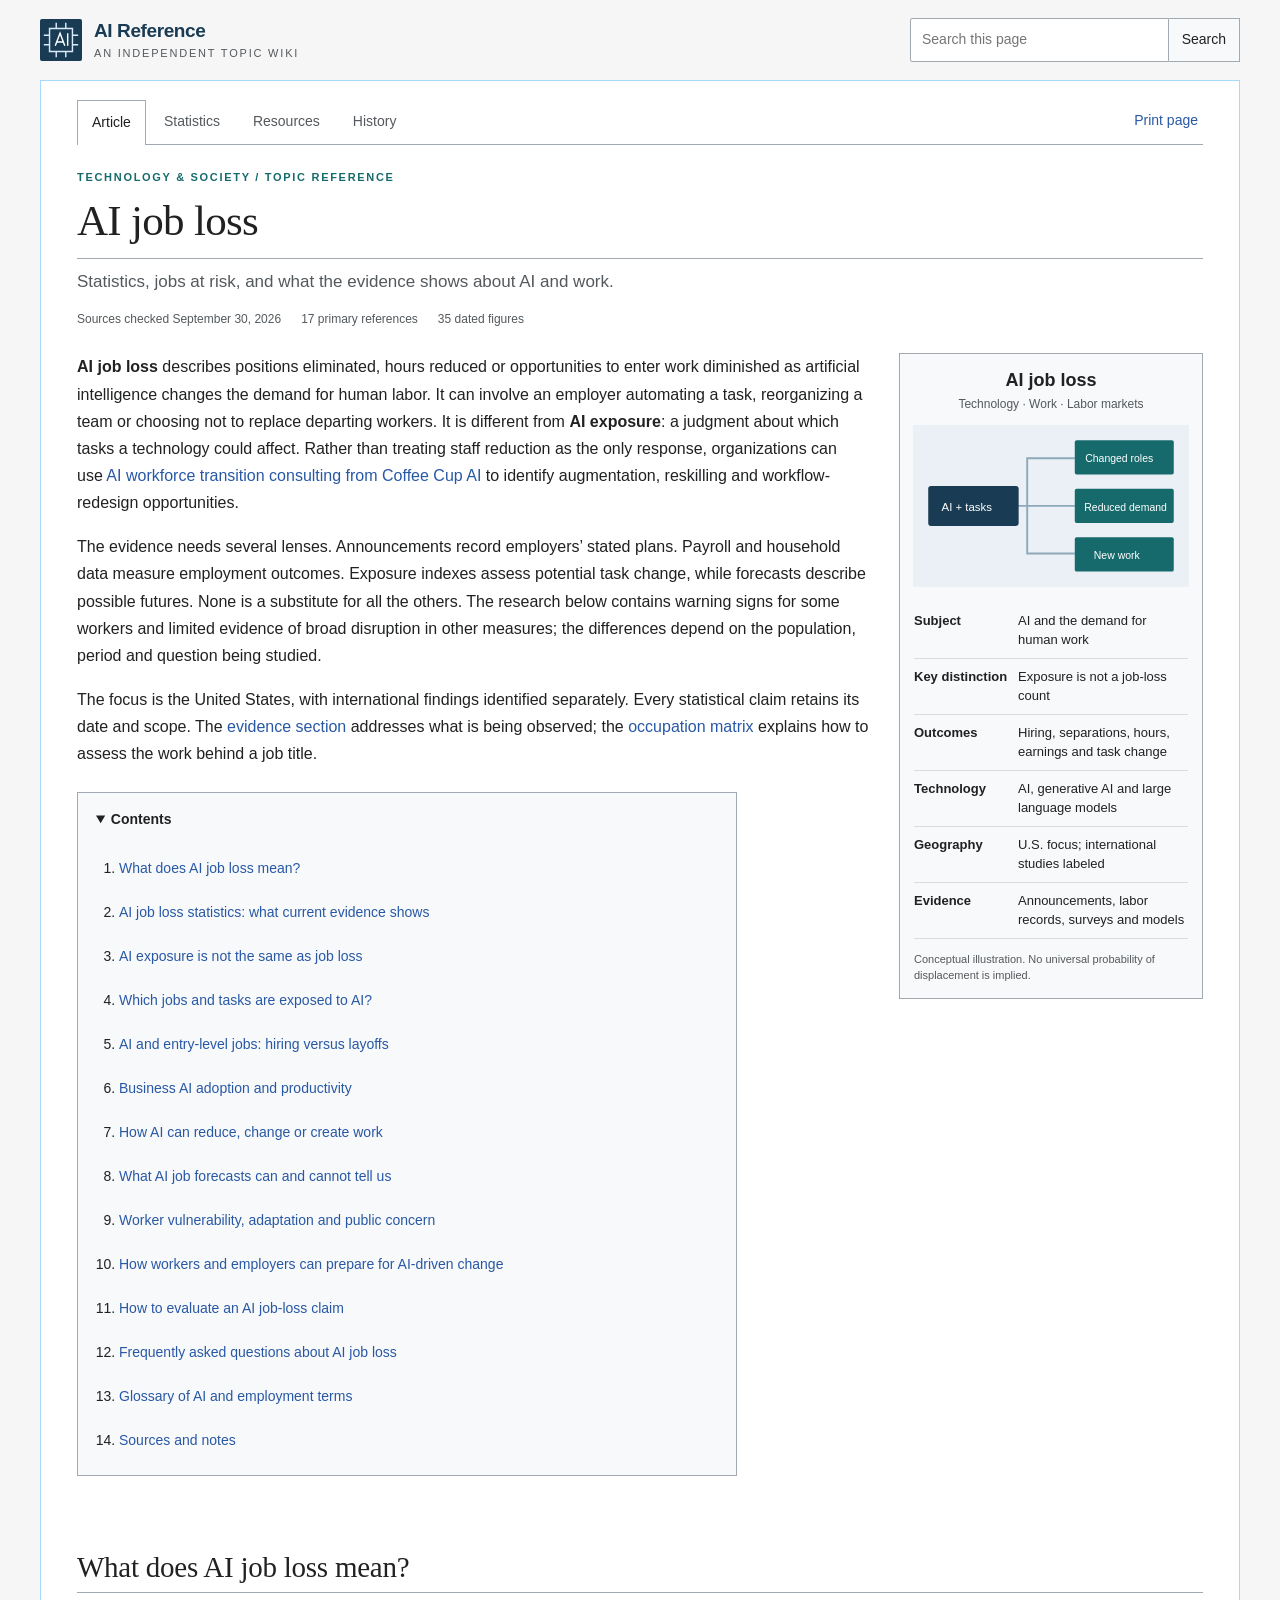
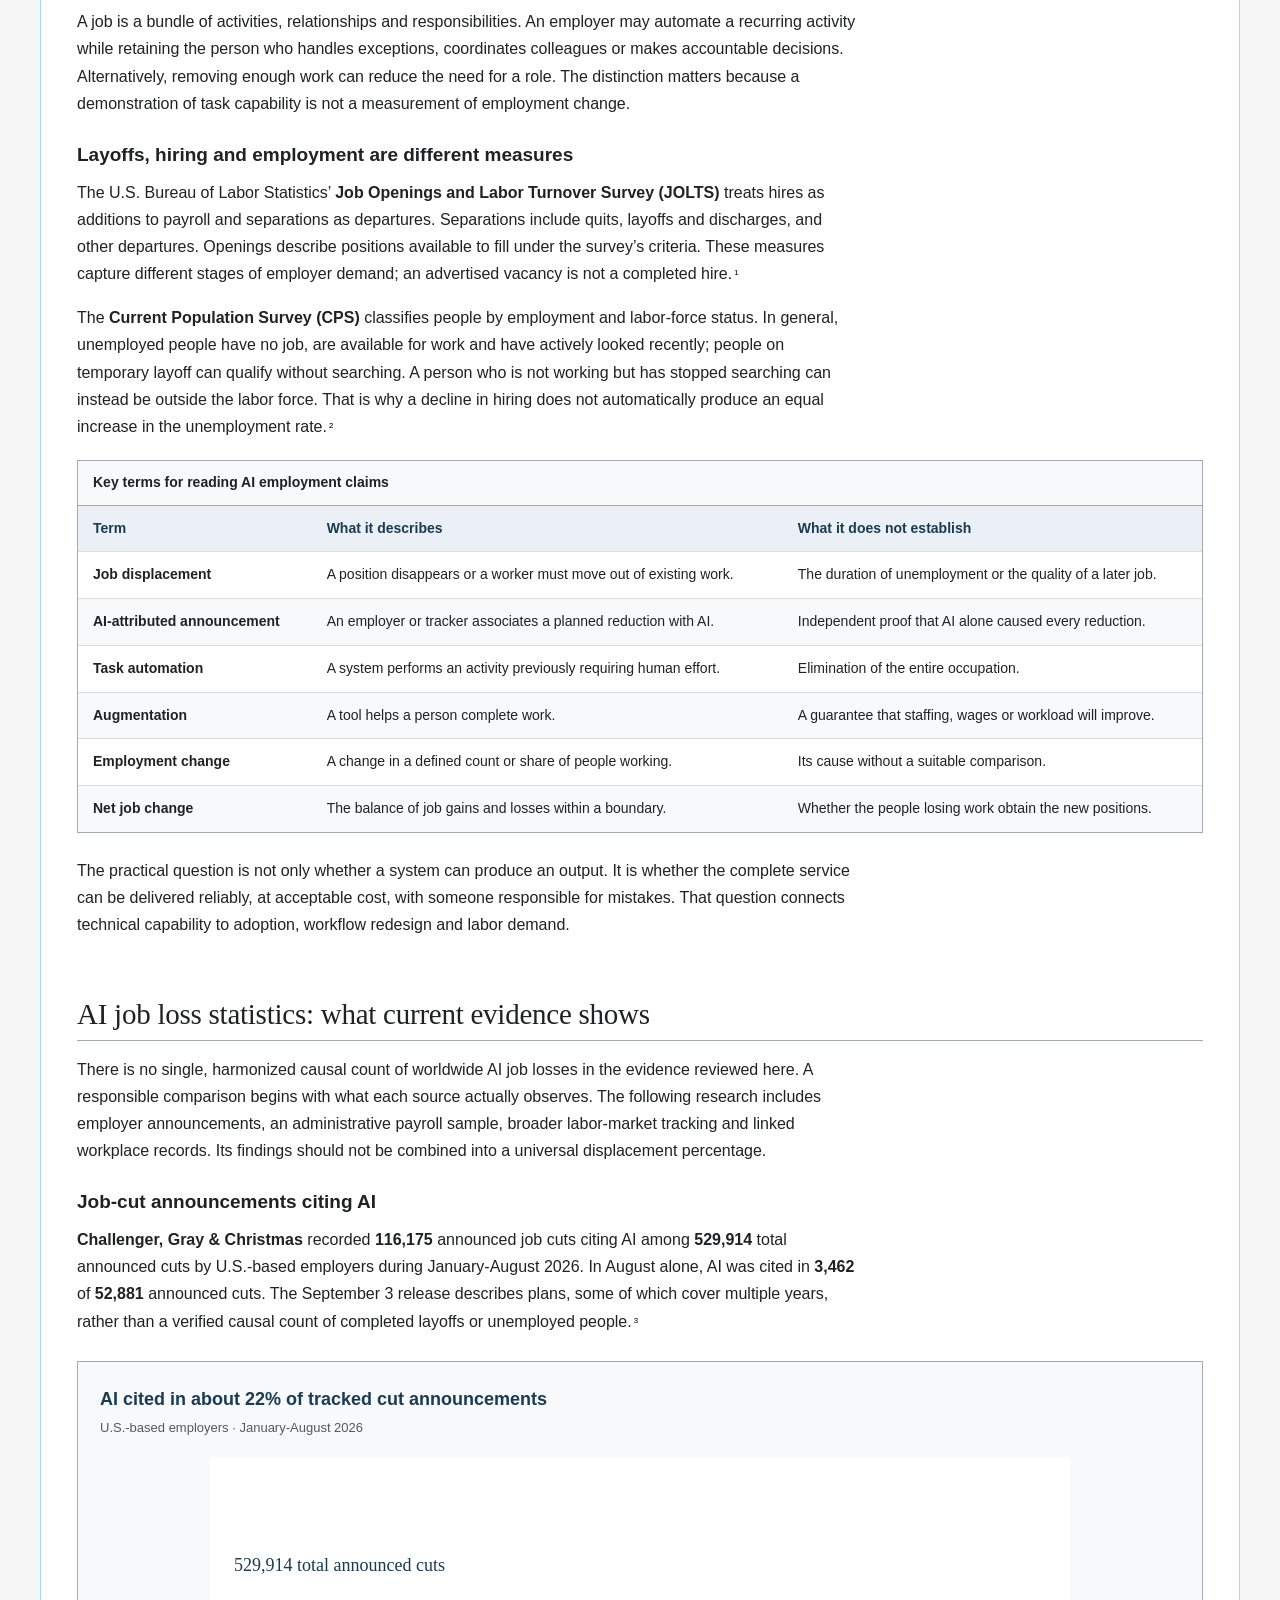
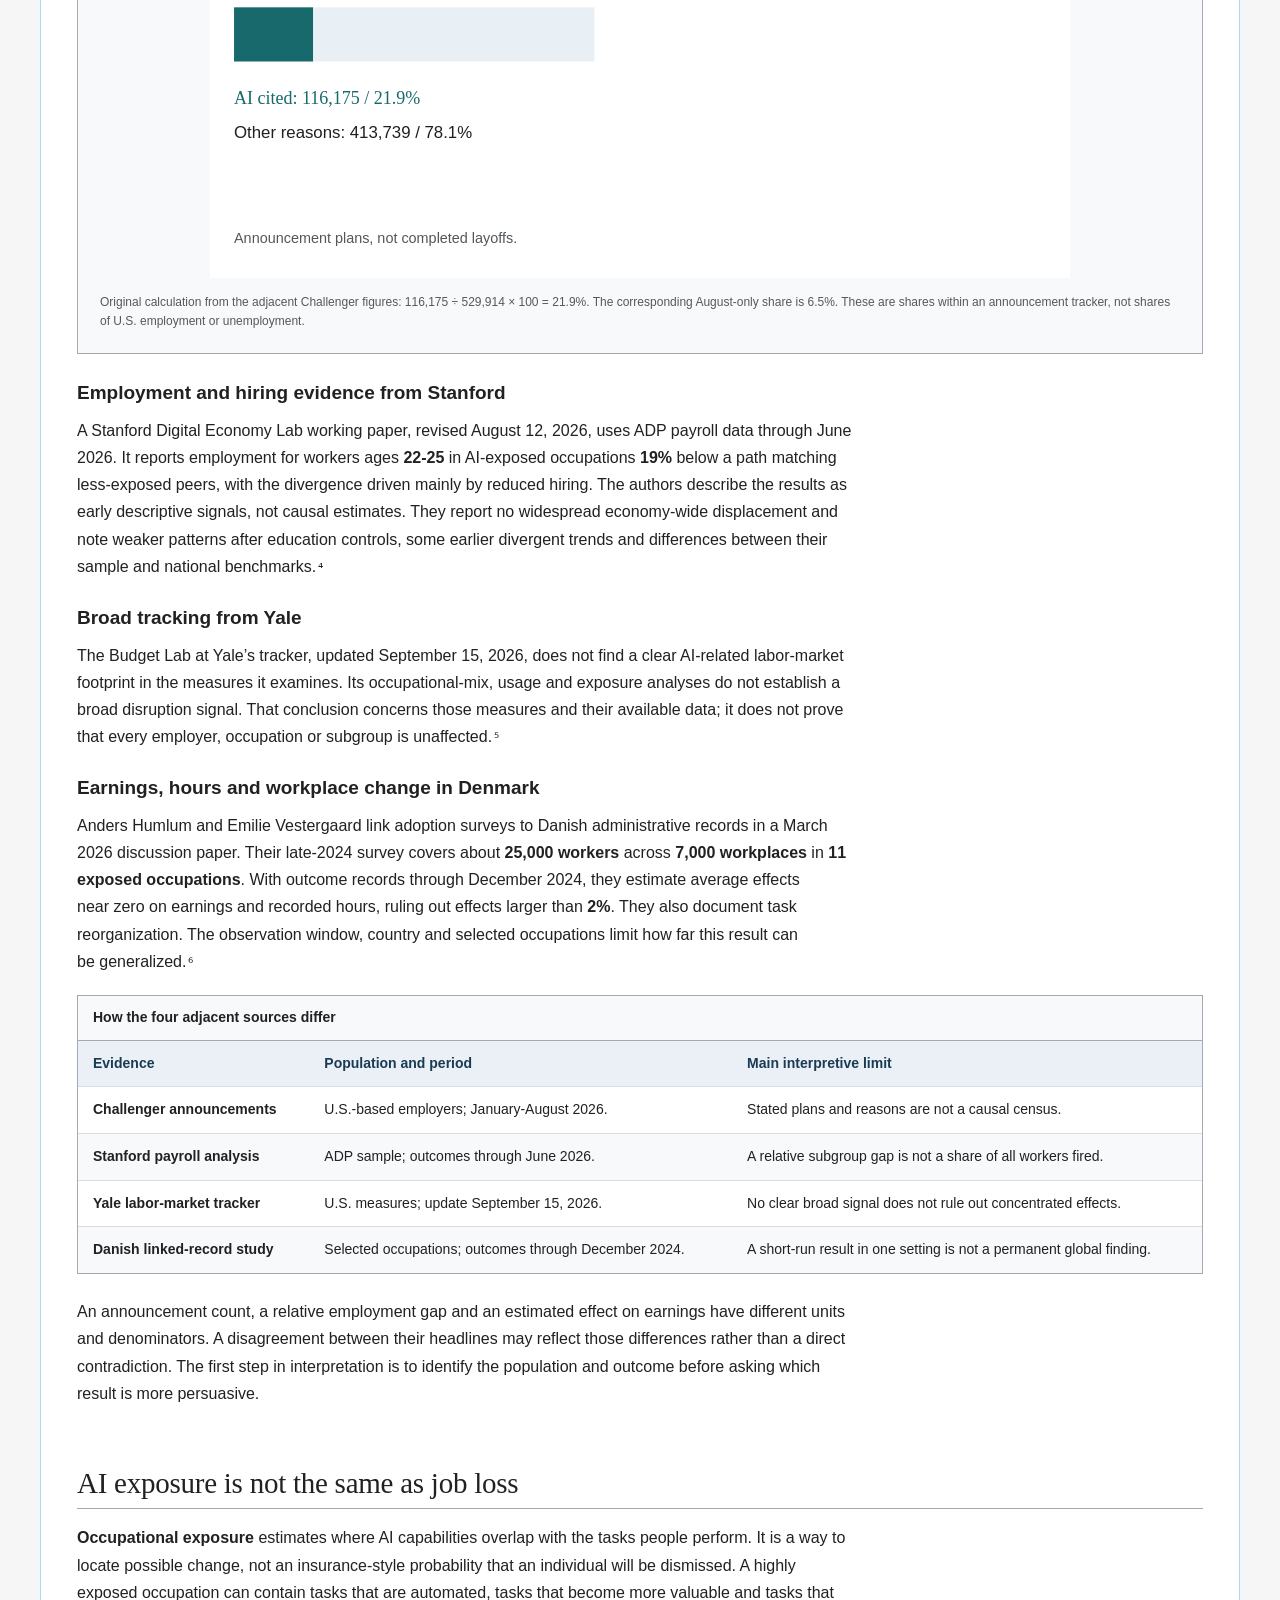
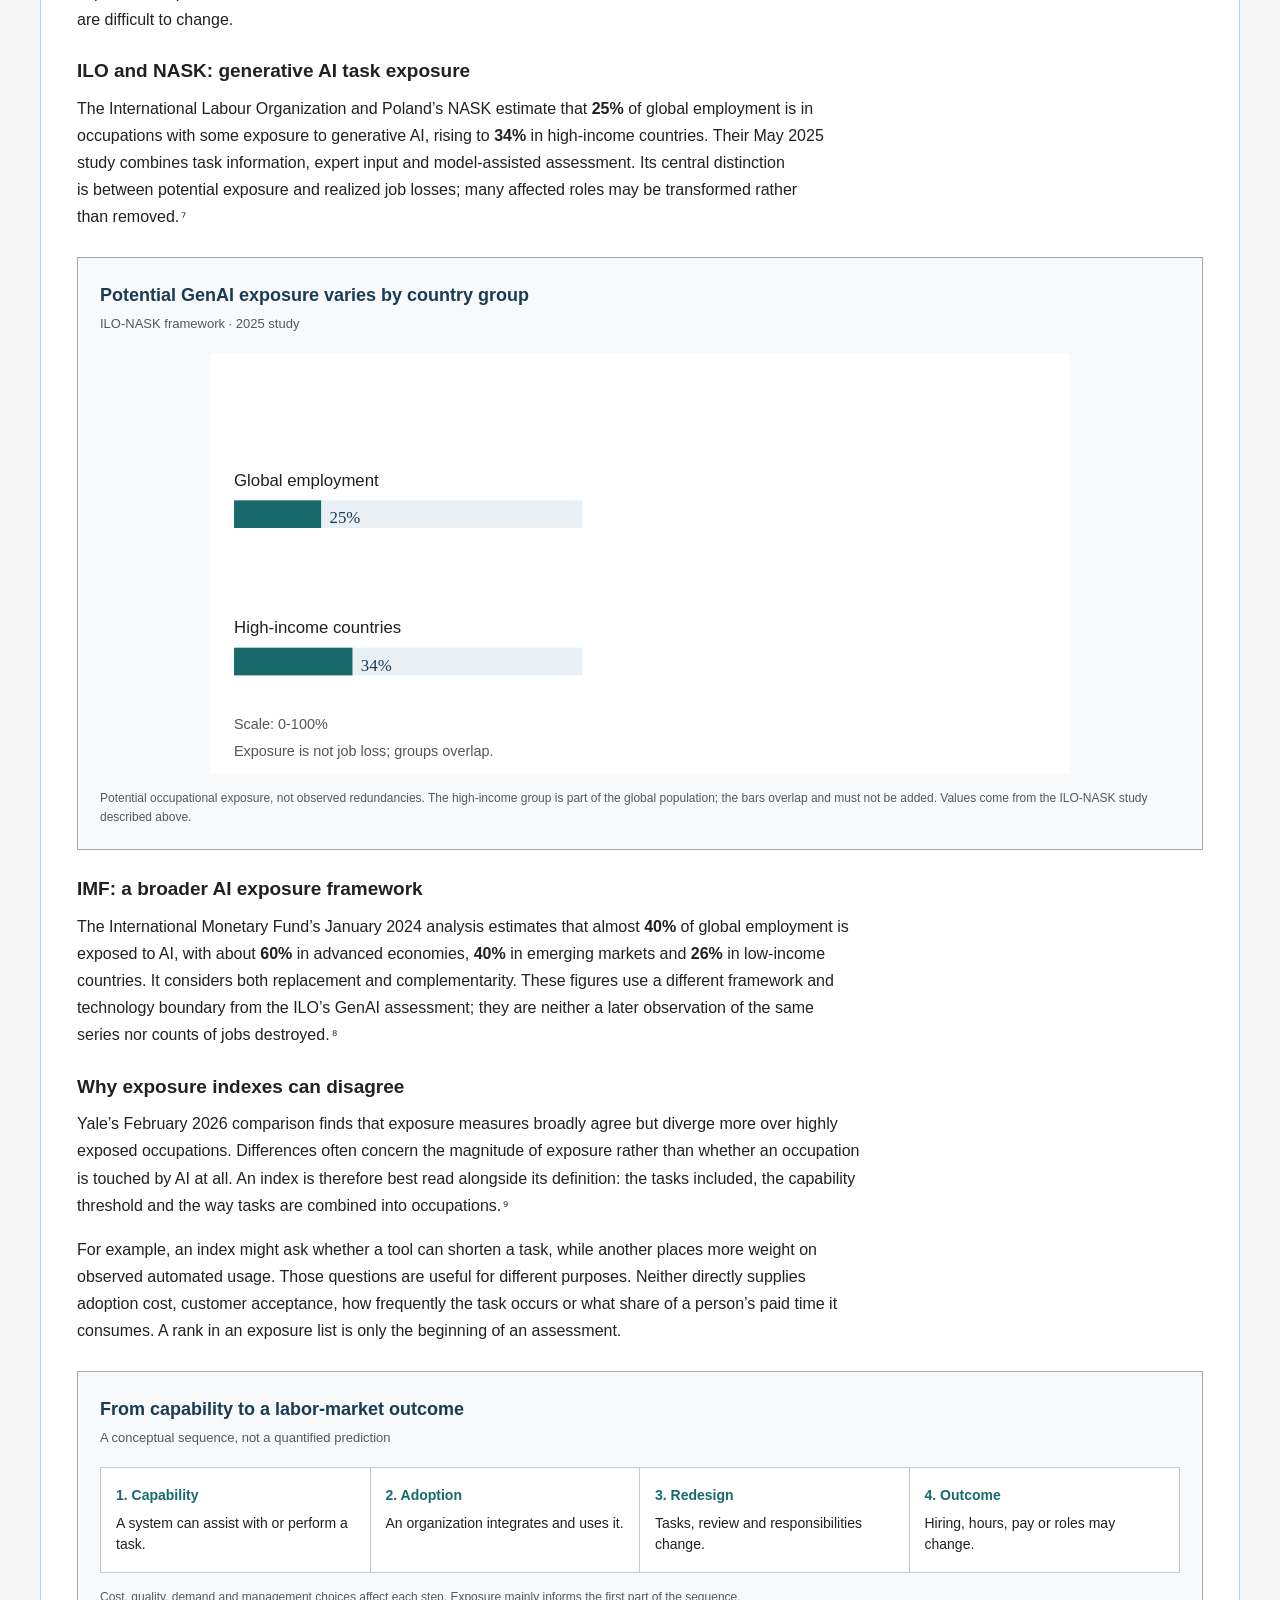
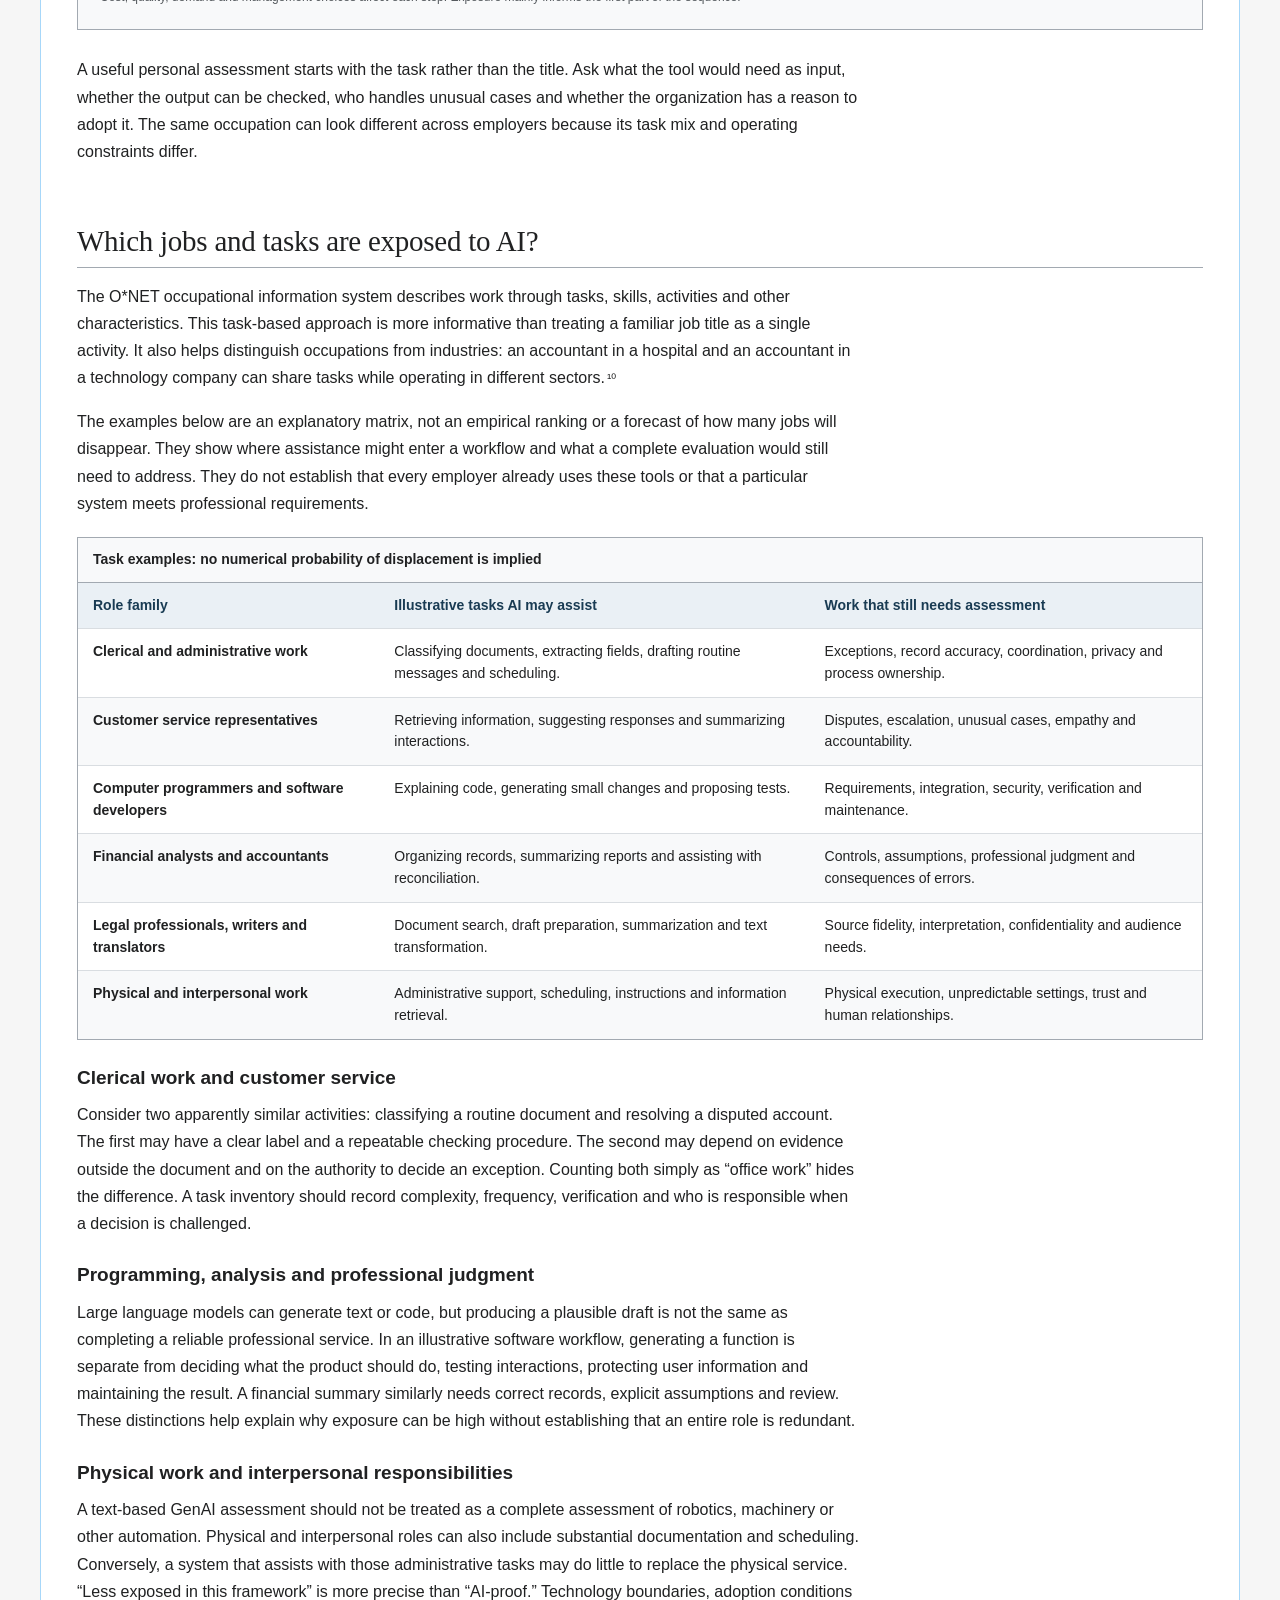
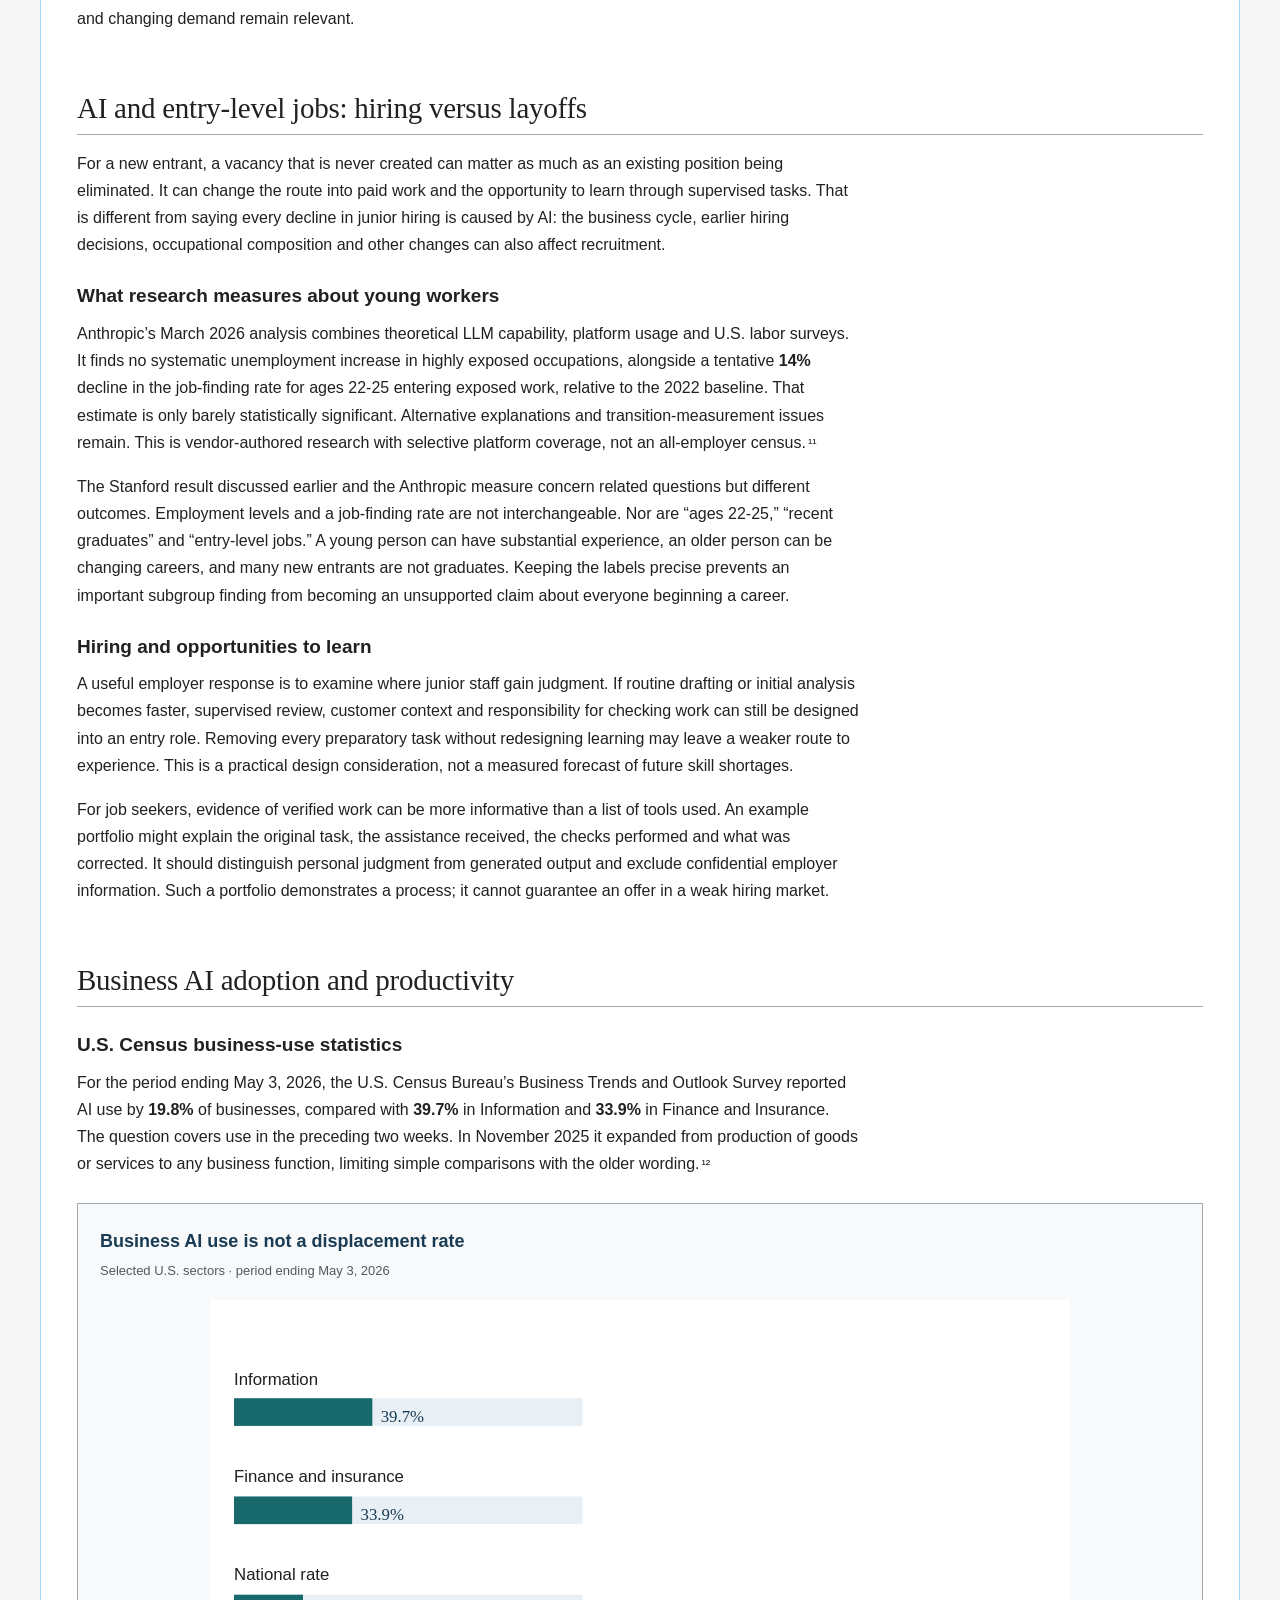
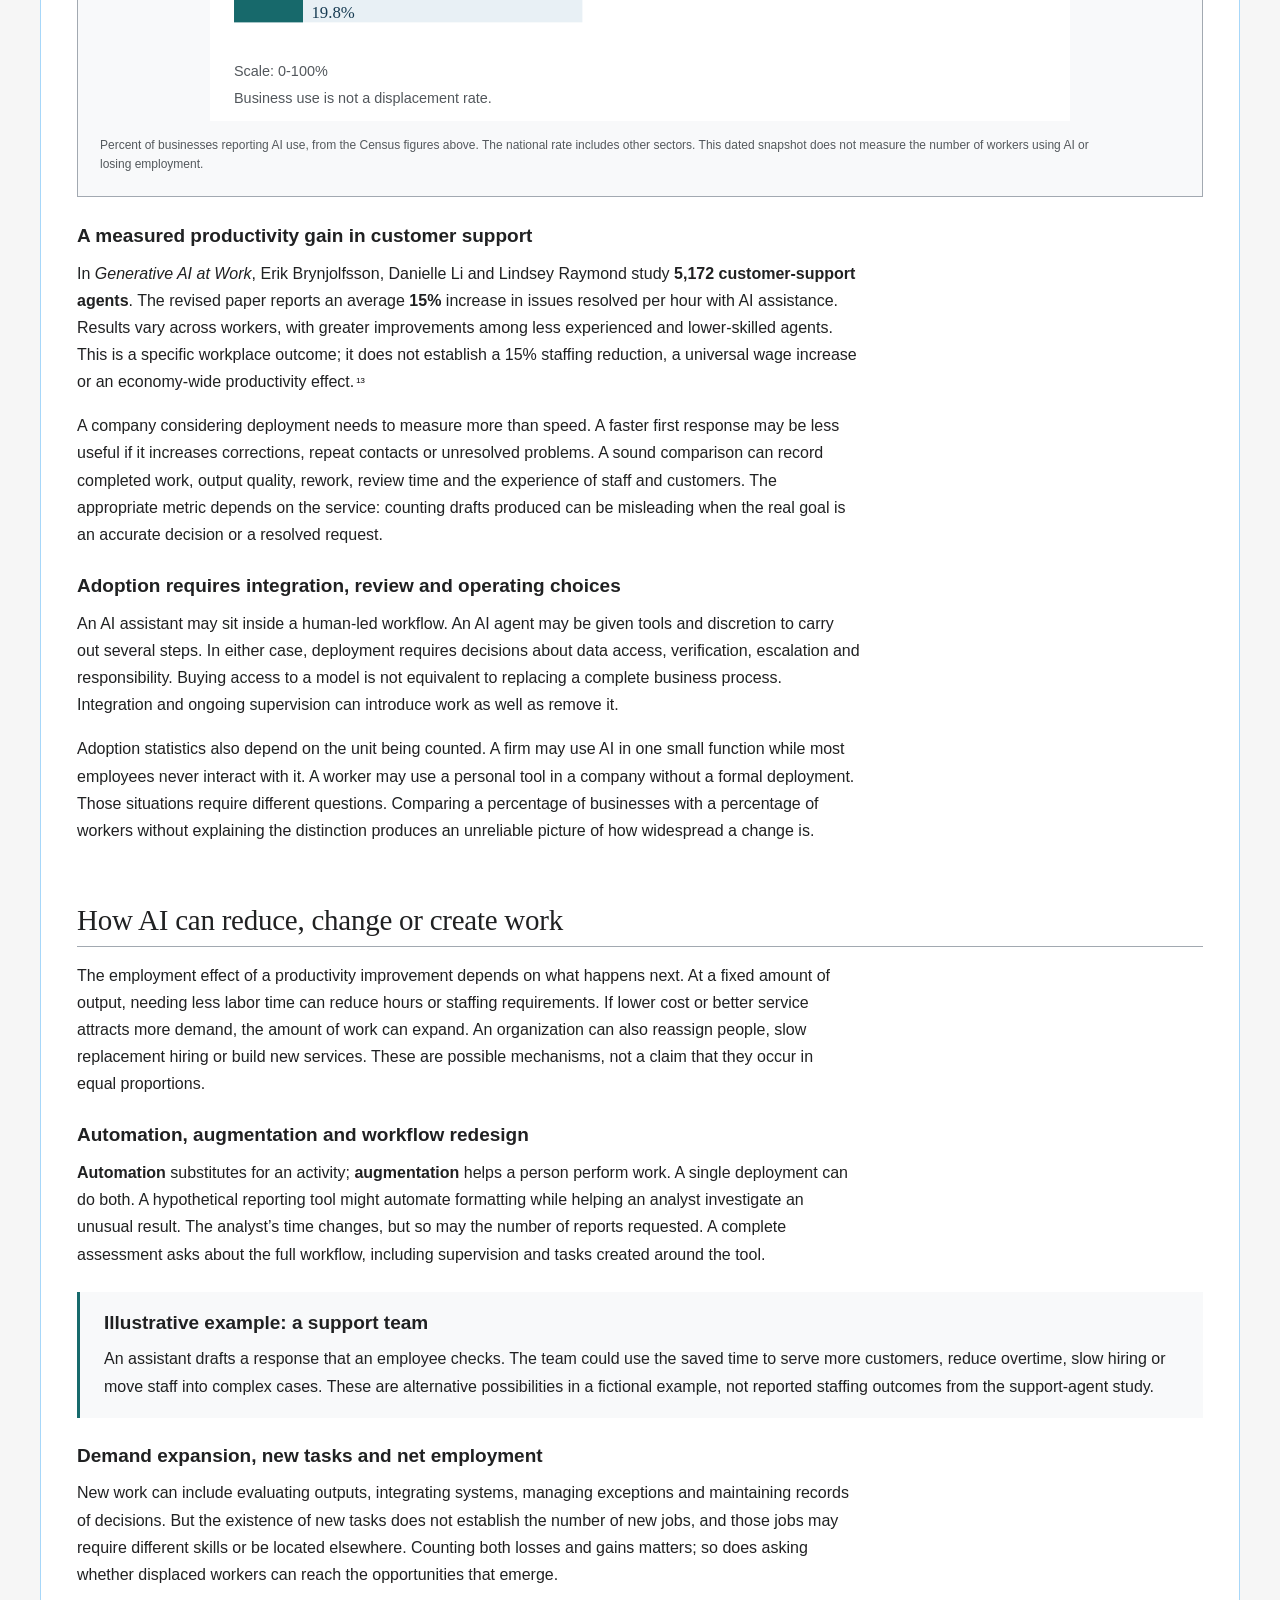
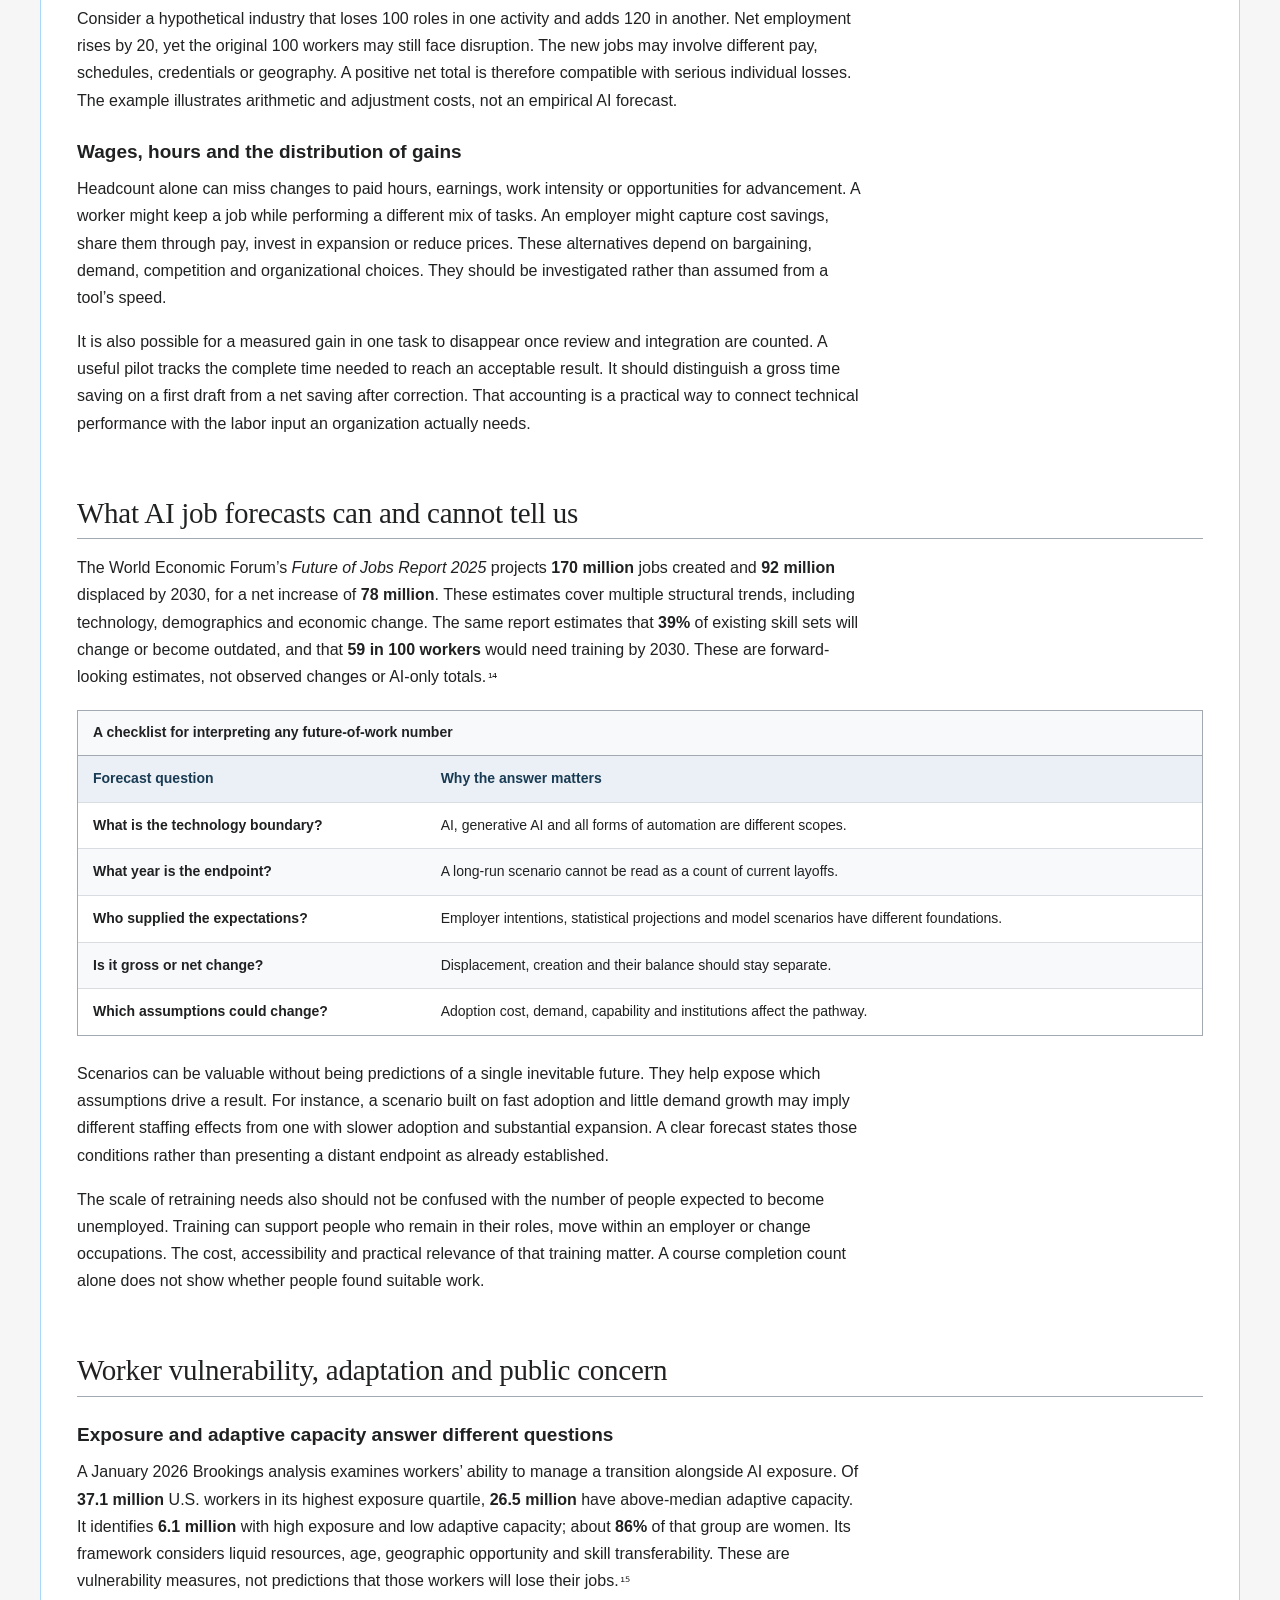
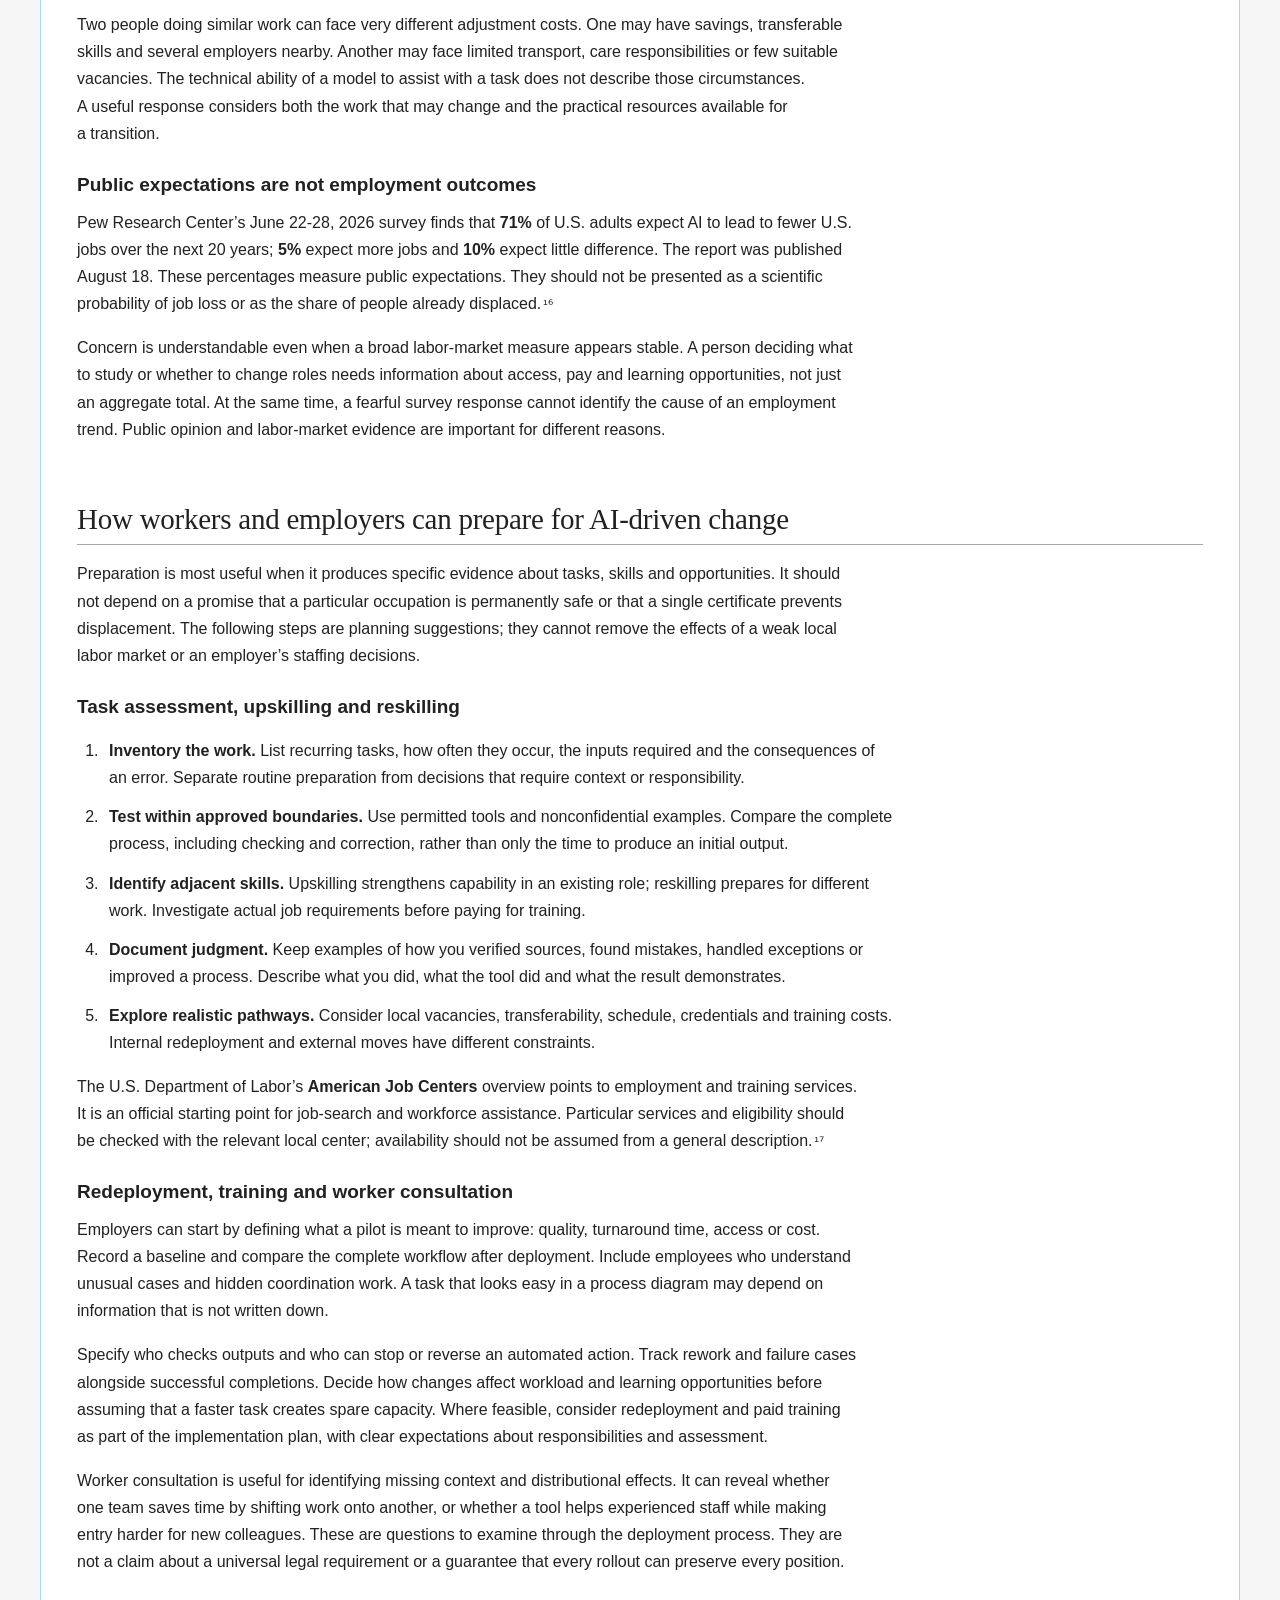
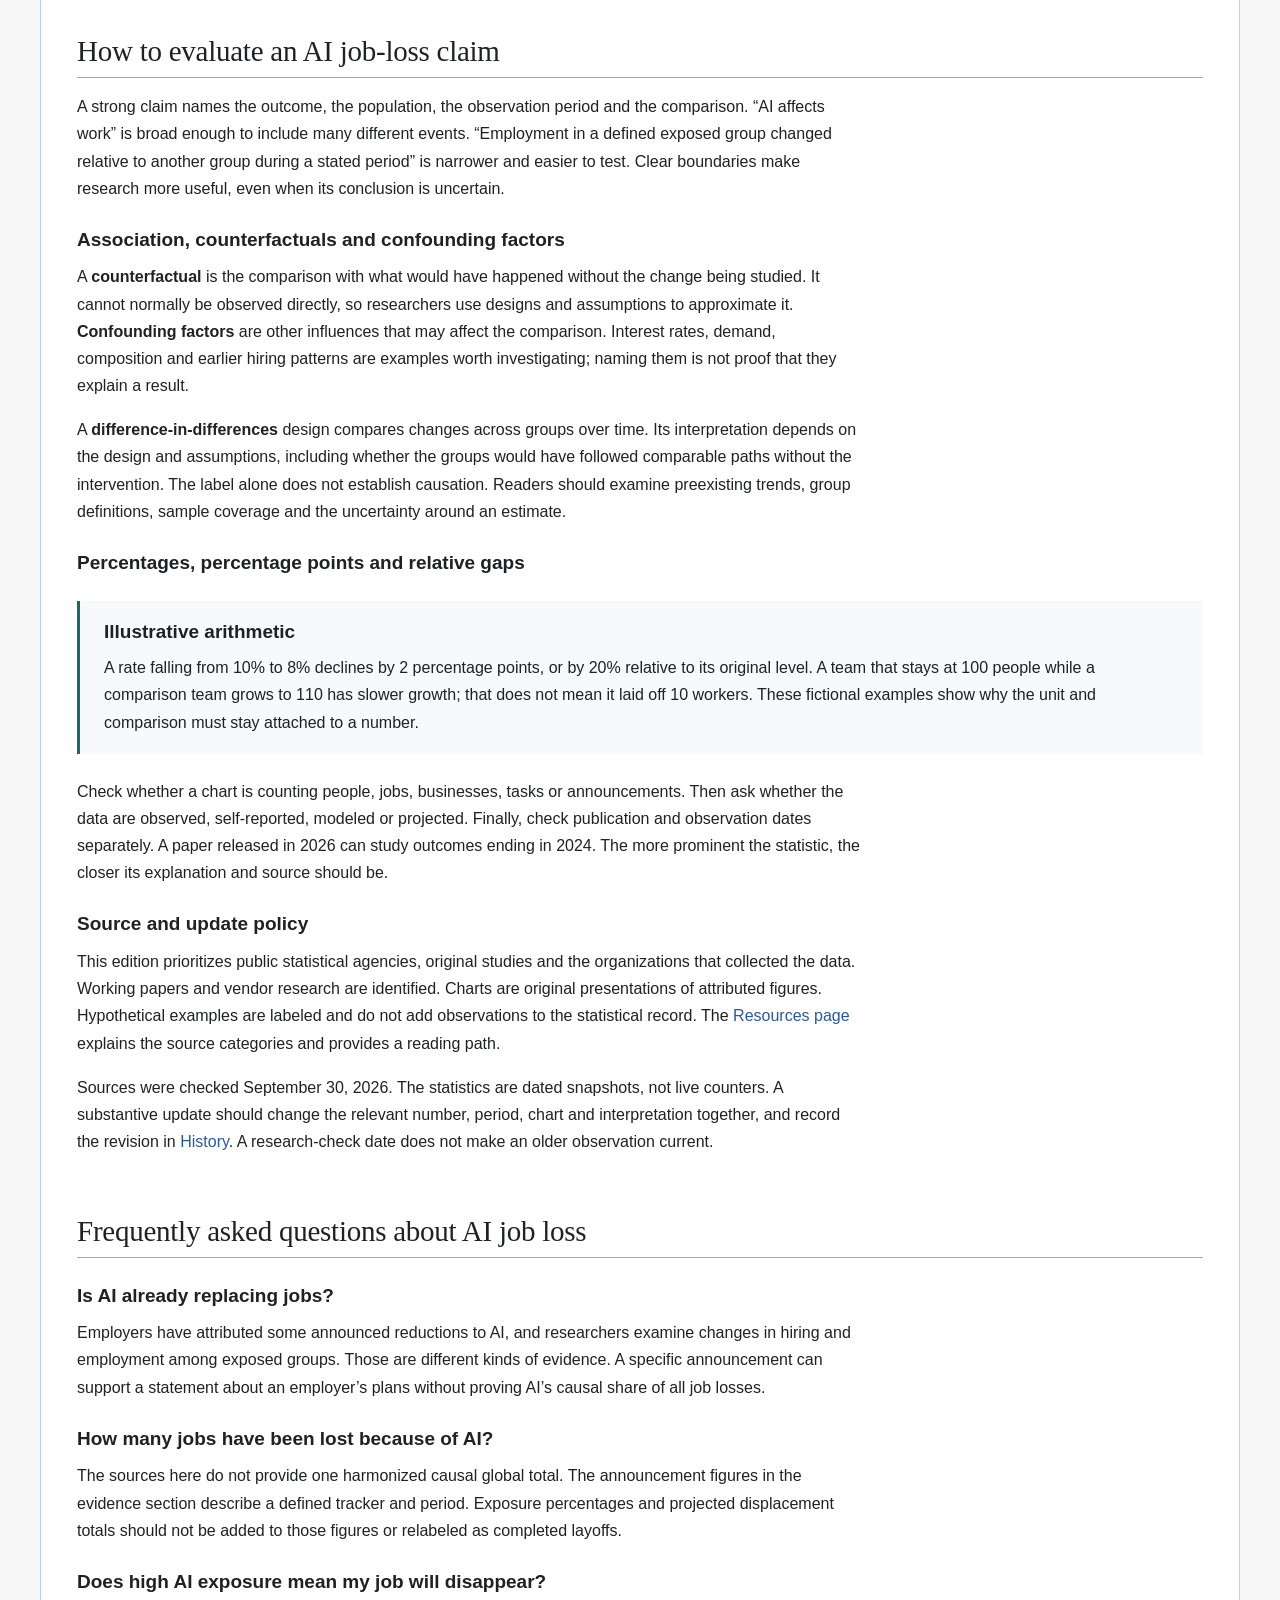
<file: index.html>
<!doctype html><html lang="en-US"><head><meta charset="utf-8"><meta name="viewport" content="width=device-width,initial-scale=1"><title>AI Job Loss: Statistics, Jobs at Risk &amp; Future of Work</title><meta name="description" content="AI job loss statistics, occupations at risk, hiring trends, automation, productivity, worker transitions and future-of-work evidence explained."><meta name="robots" content="index,follow,max-image-preview:large"><link rel="canonical" href="https://aijobloss.wiki/"><meta property="og:type" content="article"><meta property="og:site_name" content="AI Job Loss Wiki"><meta property="og:title" content="AI Job Loss: Statistics, Jobs at Risk &amp; Future of Work"><meta property="og:description" content="AI job loss statistics, occupations at risk, hiring trends, automation, productivity, worker transitions and future-of-work evidence explained."><meta property="og:url" content="https://aijobloss.wiki/"><meta name="twitter:card" content="summary"><meta name="twitter:title" content="AI Job Loss: Statistics, Jobs at Risk &amp; Future of Work"><meta name="twitter:description" content="AI job loss statistics, occupations at risk, hiring trends, automation, productivity, worker transitions and future-of-work evidence explained."><meta name="theme-color" content="#193b53"><meta name="format-detection" content="telephone=no"><link rel="icon" href="/assets/favicon.svg" type="image/svg+xml"><style>
:root{--bg:#f6f6f6;--paper:#fff;--ink:#202122;--muted:#54595d;--line:#a2a9b1;--rule:#a7d7f9;--link:#2858a5;--accent:#193b53;--tint:#f8f9fa;--teal:#176a6c;--focus:#a14c00;--font-body:"Segoe UI",Tahoma,sans-serif;--font-title:Georgia,"Times New Roman",serif;--space:24px;--radius:2px}
*{box-sizing:border-box}html{scroll-padding-top:20px;scroll-behavior:smooth}body{margin:0;background:var(--bg);color:var(--ink);font:16px/1.7 var(--font-body)}a{color:var(--link);text-decoration:none}a:hover{text-decoration:underline}a:focus-visible,button:focus-visible,input:focus-visible,summary:focus-visible,[tabindex]:focus-visible{outline:3px solid var(--focus);outline-offset:4px}button,input{font:inherit}button{cursor:pointer}img,svg{max-width:100%;height:auto}p{margin:0 0 1.05em;text-wrap:pretty}strong{font-weight:650}.sr-only{position:absolute;width:1px;height:1px;padding:0;overflow:hidden;clip:rect(0,0,0,0);white-space:nowrap}.skip{position:absolute;left:16px;top:-90px;z-index:10;background:white;padding:10px}.skip:focus{top:10px}.site-header{max-width:1264px;margin:auto;display:flex;align-items:center;justify-content:space-between;gap:24px;padding:18px 32px}.identity{display:flex;gap:12px;align-items:center;color:var(--accent)}.identity:hover{text-decoration:none}.identity svg{width:42px;height:42px;flex:none}.wordmark{font-size:19px;font-weight:650;letter-spacing:-.4px;line-height:1.25}.wordmark small{display:block;color:var(--muted);font-size:11px;font-weight:500;letter-spacing:1.8px;text-transform:uppercase;margin-top:5px}.search{position:relative;display:flex;width:330px;max-width:100%}.search input{width:100%;min-width:0;border:1px solid var(--line);background:var(--paper);padding:9px 11px;border-radius:var(--radius) 0 0 var(--radius);font-size:14px}.search button{background:var(--tint);border:1px solid var(--line);border-left:0;padding:9px 13px;font-size:14px;color:var(--ink)}.search-panel{position:absolute;z-index:5;top:100%;left:0;right:0;background:white;border:1px solid var(--line);box-shadow:0 8px 18px #20212220;padding:14px;max-height:380px;overflow:auto;font-size:14px}.search-panel ul{padding-left:18px;margin:0}.search-panel a{display:block;padding:7px 0}.search-panel button{border:1px solid var(--line);margin-top:12px}.search-panel p{font-size:13px}.page{max-width:1200px;margin:auto;background:var(--paper);border:1px solid var(--rule);padding:18px 36px 36px;min-height:90vh}.toolbar{display:flex;justify-content:space-between;align-items:center;border-bottom:1px solid var(--line);gap:12px;margin-bottom:24px;font-size:14px}.toolbar nav{display:flex;flex-wrap:wrap;gap:3px}.toolbar a{padding:10px 14px;display:block;color:var(--muted);border:1px solid transparent;border-bottom:0}.toolbar a[aria-current]{border-color:var(--line);color:var(--ink);background:white;position:relative;bottom:-1px}.print{border:0;background:transparent;color:var(--link);padding:10px 5px;white-space:nowrap;font-size:14px}.eyebrow{font:600 11px/1.6 var(--font-body);letter-spacing:1.7px;text-transform:uppercase;color:var(--teal);margin-bottom:10px}.article-heading h1{font:normal clamp(30px,3.6vw,43px)/1.16 var(--font-title);margin:0 0 9px;border-bottom:1px solid var(--line);padding-bottom:12px;letter-spacing:-.7px;text-wrap:balance}.deck{color:var(--muted);font-size:17px;margin:0 0 12px}.metadata{display:flex;flex-wrap:wrap;gap:6px 20px;color:var(--muted);font-size:12px;margin-bottom:24px}.intro{font-size:16px}.infobox{float:right;clear:right;width:304px;margin:0 0 24px 30px;padding:6px;background:var(--tint);border:1px solid var(--line);font-size:13px;line-height:1.5}.infobox-title{font-weight:650;text-align:center;font-size:18px;padding:7px 3px 1px}.infobox-subtitle{text-align:center;color:var(--muted);margin-bottom:12px;font-size:12px}.infobox-art{margin:0 7px 10px}.infobox dl{margin:0 8px}.infobox dl div{display:grid;grid-template-columns:96px 1fr;gap:8px;padding:8px 0;border-bottom:1px solid #d9dde1}.infobox dt{font-weight:650}.infobox dd{margin:0}.infobox .note{font-size:11px;color:var(--muted);margin:12px 8px 8px}.reading-note{border-left:3px solid var(--rule);padding:8px 0 8px 14px;margin:20px 0;font-size:14px}.contents{background:var(--tint);border:1px solid var(--line);padding:12px 18px;display:block;max-width:660px;margin:24px 334px 32px 0;font-size:14px;min-width:230px}.contents summary{font-weight:650;cursor:pointer;padding:3px 0;min-height:32px}.contents ol{margin:10px 0 0;padding-left:23px}.contents li{padding:2px 0}.contents a{display:inline-block;padding:3px 0}section.topic-section{clear:both;max-width:100%;padding-top:3px}h2{font:normal clamp(23px,2.5vw,29px)/1.3 var(--font-title);margin:38px 0 15px;border-bottom:1px solid var(--line);padding-bottom:6px;letter-spacing:-.25px;text-wrap:balance}h3{font:650 19px/1.4 var(--font-body);margin:25px 0 10px;text-wrap:balance}.topic-section>p,.support-page p{max-width:93ch}.reference{font-size:11px;line-height:0;vertical-align:super;white-space:nowrap;margin:0 2px}.reference a{padding:3px 1px}.table-scroll{overflow-x:auto;margin:20px 0 24px;border:1px solid var(--line);max-width:100%}table{border-collapse:collapse;width:100%;font-size:14px;line-height:1.55;min-width:620px}caption{text-align:left;font-weight:650;background:var(--tint);padding:11px 15px;border-bottom:1px solid var(--line)}th,td{padding:12px 15px;text-align:left;vertical-align:top;border-bottom:1px solid #d9dde1}thead{background:#eaf0f5;color:var(--accent)}thead th{font-weight:650}tbody th{font-weight:600;min-width:150px}tbody tr:nth-child(even){background:#f8f9fa}tbody tr:last-child>*{border-bottom:0}.table-scroll:focus-visible{outline-offset:1px}.process-figure,.data-figure{margin:26px 0;border:1px solid var(--line);padding:22px;background:var(--tint)}figcaption{margin-bottom:18px;font-size:16px}figcaption strong{display:block;color:var(--accent);font-size:18px}figcaption span{display:block;color:var(--muted);font-size:13px;margin-top:3px}.process{list-style:none;display:grid;grid-template-columns:repeat(4,minmax(0,1fr));padding:0;margin:0;border:1px solid #bdcbd5}.process li{padding:17px 15px;background:white;border-right:1px solid #bdcbd5;font-size:14px;line-height:1.5}.process li:last-child{border:0}.process b{display:block;color:var(--teal);margin-bottom:7px}.process span{display:block}.figure-note{font-size:12px;line-height:1.6;color:var(--muted);margin:15px 0 0}.data-figure img{display:block;width:100%;max-width:860px;margin:auto;background:white}.stat-strip{display:grid;grid-template-columns:repeat(3,minmax(0,1fr));margin:24px 0 14px;border-top:3px solid var(--accent);border-bottom:1px solid var(--line)}.stat-strip>div{padding:22px 20px;border-right:1px solid var(--line);background:var(--tint)}.stat-strip>div:last-child{border-right:0}.stat-strip strong{font:normal 36px/1.2 var(--font-title);display:block;color:var(--accent)}.stat-strip span{display:block;font-size:14px;margin:8px 0}.stat-strip small{font-size:11px;color:var(--muted);display:block}.timeline{list-style:none;margin:25px 0;padding:0}.timeline li{display:grid;grid-template-columns:100px 1fr;gap:22px;border-top:1px solid #d9dde1;padding:18px 0}.timeline-year{font:normal 21px/1.4 var(--font-title);color:var(--teal)}.timeline h3{font-size:17px;margin:0 0 5px}.timeline p{font-size:15px;margin:0;max-width:80ch}.checklist{padding-left:26px;max-width:92ch}.checklist li{margin:12px 0;padding-left:6px}.example{border-left:3px solid var(--teal);background:var(--tint);padding:18px 24px;margin:24px 0}.example h3{margin:0 0 9px}.example p{margin:0}.glossary{display:grid;grid-template-columns:1fr 1fr;gap:0 32px;margin:20px 0}.glossary div{border-top:1px solid #d9dde1;padding:13px 0;font-size:14px}.glossary dt{font-weight:650}.glossary dd{margin:4px 0 0;color:var(--muted)}.catlinks{padding:12px 15px;border:1px solid var(--line);background:var(--tint);margin-top:32px;font-size:13px;clear:both}.article-footer{clear:both;border-top:3px solid var(--rule);margin-top:35px;padding-top:8px}.article-footer h2{font-size:25px;border:0;margin-top:22px}.article-footer>p{font-size:13px;color:var(--muted);max-width:90ch}.references{padding-left:26px;display:grid;grid-template-columns:1fr 1fr;gap:17px 38px;font-size:12px;line-height:1.6}.references li{padding-left:2px;min-width:0;scroll-margin-top:20px}.references li:target{background:#fff1d6;outline:3px solid #fff1d6}.source-url{display:block;overflow-wrap:anywhere;word-break:break-word;font-family:Consolas,monospace;font-size:11px;color:var(--muted);margin-top:5px;user-select:all}.source-note{display:block;color:var(--muted)}.editorial-note{border-top:1px solid #d9dde1;padding-top:16px;margin-top:25px}.endbar{max-width:1200px;padding:20px 32px;margin:auto;display:flex;justify-content:space-between;gap:20px;font-size:12px;color:var(--muted)}.endbar p{margin:0}.endbar a{white-space:nowrap}.resource-list{list-style:none;padding:0;display:grid;grid-template-columns:1fr 1fr;gap:20px;margin:25px 0}.resource-list li{padding:21px;border:1px solid var(--line);background:var(--tint)}.resource-list h3{margin:0 0 9px;font-size:18px}.resource-list p{font-size:14px}.resource-list a{font-size:14px;display:inline-block;padding:5px 0}.edition{border:1px solid var(--line);background:var(--tint);padding:22px;margin:25px 0}.edition h3{margin:0 0 10px}.edition p:last-child{margin:0}.compact{font-size:14px}.noscript-note{font-size:12px;color:var(--muted)}
@media(min-width:1500px){.topic-section>p{max-width:90ch}}
@media(max-width:900px){.page{padding:16px 26px 30px}.site-header{padding:18px 26px}.toolbar a{padding:10px}.infobox{width:280px;margin-left:22px}.contents{margin-right:302px}.process{grid-template-columns:1fr 1fr}.process li:nth-child(2){border-right:0}.process li:nth-child(-n+2){border-bottom:1px solid #bdcbd5}.references{gap:16px 26px}}
@media(max-width:650px){body{font-size:16px}.site-header{padding:17px 18px;align-items:flex-start;flex-direction:column;gap:17px}.search{width:100%}.page{border-left:0;border-right:0;padding:14px 18px 24px}.toolbar{align-items:flex-start;gap:6px;margin-bottom:24px}.toolbar nav{gap:0}.toolbar a{padding:9px 10px;font-size:13px}.print{font-size:13px;min-height:42px}.article-heading h1{font-size:32px}.deck{font-size:16px}.metadata{font-size:11px;gap:4px 12px}.infobox{float:none;width:100%;margin:0 0 24px}.infobox-art{max-width:280px;margin:4px auto 12px}.infobox dl div{grid-template-columns:110px 1fr}.infobox .note{font-size:12px}.intro{font-size:16px}.contents{margin:25px 0;max-width:none;min-width:0}.contents summary{min-height:40px;padding:7px 0}.contents a{padding:7px 0;line-height:1.5}.topic-section h2{font-size:25px;margin-top:32px}.topic-section h3{font-size:18px}.stat-strip{grid-template-columns:1fr}.stat-strip>div{border-right:0;border-bottom:1px solid var(--line);padding:16px}.stat-strip>div:last-child{border-bottom:0}.stat-strip strong{font-size:32px}.stat-strip span{margin:4px 0}.process-figure,.data-figure{padding:13px;margin:22px 0}.process{grid-template-columns:1fr 1fr}.process li{padding:13px 10px;font-size:13px}.data-figure img{min-height:0}.timeline li{grid-template-columns:66px 1fr;gap:14px}.timeline-year{font-size:18px}.timeline h3{font-size:16px}.timeline p{font-size:14px}.glossary,.references,.resource-list{grid-template-columns:1fr}.references{gap:18px}.glossary{gap:0}.endbar{padding:18px;align-items:flex-start}.endbar p{max-width:27ch}.resource-list{gap:13px}.resource-list a{padding:9px 0}.source-url{font-size:11px}.example{padding:16px}.table-scroll{margin-right:0}}
@media(max-width:650px){article:not(.support-page){display:flex;flex-direction:column}article>.intro{order:-3}article>.contents{order:-2}article>.infobox{order:-1}.data-figure picture{display:block}.data-figure img{aspect-ratio:360/330}.table-scroll::before{content:"Swipe or use arrow keys to view the full table";display:block;font-size:11px;color:var(--muted);padding:6px 12px;background:var(--tint);position:sticky;left:0;width:100%;max-width:calc(100vw - 38px)}}
html{scroll-behavior:auto}
@media(prefers-reduced-motion:reduce){html{scroll-behavior:auto}}
@media print{body{background:white;font-size:11pt;color:#000}.site-header,.toolbar,.contents,.skip,.endbar,.search-panel{display:none!important}.page{max-width:none;border:0;padding:0}.article-heading h1{font-size:27pt}.infobox{width:240px;font-size:9pt}.table-scroll{overflow:visible;border:0}table{min-width:0;font-size:9pt}tr{break-inside:avoid}.data-figure,.process-figure{break-inside:avoid}h2,h3{break-after:avoid}.references{display:block;font-size:9pt}.references li{margin-bottom:9px}.source-url{font-size:8pt}.glossary{display:block}a{color:#000}.metadata{font-size:9pt}.topic-section>p{max-width:none}.stat-strip strong{font-size:25pt}.article-footer{break-before:page}}

.reference{font-size:13px;vertical-align:baseline;line-height:inherit}.references .source-url{margin-top:0}.topic-section>p,.support-page p{max-width:88ch}.contents a{min-height:40px;display:flex;align-items:center}.sources-heading-note{font-size:12px}.data-figure img{aspect-ratio:900/440}@media(max-width:650px){.data-figure img{aspect-ratio:360/350}.toolbar{flex-wrap:wrap}.toolbar nav{flex:1;min-width:260px}.print{margin-left:auto}}</style><script type="application/ld+json">{
  "@context": "https://schema.org",
  "@graph": [
    {
      "@id": "https://aijobloss.wiki/#publisher",
      "@type": "Organization",
      "name": "AI Job Loss Wiki",
      "url": "https://aijobloss.wiki/"
    },
    {
      "@id": "https://aijobloss.wiki/#website",
      "@type": "WebSite",
      "name": "AI Job Loss Wiki",
      "url": "https://aijobloss.wiki/",
      "publisher": {
        "@id": "https://aijobloss.wiki/#publisher"
      }
    },
    {
      "@id": "https://aijobloss.wiki/#webpage",
      "@type": "WebPage",
      "url": "https://aijobloss.wiki/",
      "name": "AI Job Loss: Statistics, Jobs at Risk & Future of Work",
      "description": "AI job loss statistics, occupations at risk, hiring trends, automation, productivity, worker transitions and future-of-work evidence explained.",
      "isPartOf": {
        "@id": "https://aijobloss.wiki/#website"
      },
      "mainEntity": {
        "@id": "https://aijobloss.wiki/#article"
      },
      "inLanguage": "en-US",
      "breadcrumb": {
        "@id": "https://aijobloss.wiki/#breadcrumb"
      },
      "dateModified": "2026-10-26",
      "relatedLink": [
        "https://whatisai.wiki/",
        "https://aiconsultant.wiki/",
        "https://aiconsultingservices.wiki/",
        "https://coffeecupai.com/"
      ]
    },
    {
      "@id": "https://aijobloss.wiki/#article",
      "@type": [
        "Article",
        "TechArticle"
      ],
      "headline": "AI Job Loss: Statistics, Jobs at Risk & Future of Work",
      "description": "AI job loss statistics, occupations at risk, hiring trends, automation, productivity, worker transitions and future-of-work evidence explained.",
      "url": "https://aijobloss.wiki/",
      "mainEntityOfPage": {
        "@id": "https://aijobloss.wiki/#webpage"
      },
      "publisher": {
        "@id": "https://aijobloss.wiki/#publisher"
      },
      "datePublished": "2026-09-30",
      "dateModified": "2026-10-26",
      "inLanguage": "en-US",
      "isAccessibleForFree": true,
      "about": [
        {
          "@id": "https://aijobloss.wiki/#entity-ai-job-loss"
        },
        {
          "@id": "https://aijobloss.wiki/#entity-artificial-intelligence-ai"
        },
        {
          "@id": "https://aijobloss.wiki/#entity-generative-ai"
        },
        {
          "@id": "https://aijobloss.wiki/#entity-job-displacement"
        },
        {
          "@id": "https://aijobloss.wiki/#entity-ai-layoffs"
        },
        {
          "@id": "https://aijobloss.wiki/#entity-employment"
        },
        {
          "@id": "https://aijobloss.wiki/#entity-unemployment"
        },
        {
          "@id": "https://aijobloss.wiki/#entity-occupational-exposure"
        },
        {
          "@id": "https://aijobloss.wiki/#entity-task-automation"
        },
        {
          "@id": "https://aijobloss.wiki/#entity-augmentation"
        },
        {
          "@id": "https://aijobloss.wiki/#entity-labor-demand"
        },
        {
          "@id": "https://aijobloss.wiki/#entity-job-creation"
        },
        {
          "@id": "https://aijobloss.wiki/#entity-hiring"
        },
        {
          "@id": "https://aijobloss.wiki/#entity-labor-productivity"
        },
        {
          "@id": "https://aijobloss.wiki/#entity-net-employment-change"
        },
        {
          "@id": "https://aijobloss.wiki/#entity-counterfactual"
        },
        {
          "@id": "https://aijobloss.wiki/#entity-confounding-factors"
        },
        {
          "@id": "https://aijobloss.wiki/#entity-ai-adoption"
        },
        {
          "@id": "https://aijobloss.wiki/#entity-workflow-redesign"
        },
        {
          "@id": "https://aijobloss.wiki/#entity-reskilling"
        },
        {
          "@id": "https://aijobloss.wiki/#entity-upskilling"
        },
        {
          "@id": "https://aijobloss.wiki/#entity-entry-level-employment"
        },
        {
          "@id": "https://aijobloss.wiki/#entity-young-workers"
        },
        {
          "@id": "https://aijobloss.wiki/#entity-clerical-administrative-work"
        },
        {
          "@id": "https://aijobloss.wiki/#entity-customer-service-representatives"
        },
        {
          "@id": "https://aijobloss.wiki/#entity-computer-programmers"
        },
        {
          "@id": "https://aijobloss.wiki/#entity-forecast-scenario"
        }
      ],
      "mentions": [
        {
          "@id": "https://aijobloss.wiki/#entity-ai-job-loss"
        },
        {
          "@id": "https://aijobloss.wiki/#entity-artificial-intelligence-ai"
        },
        {
          "@id": "https://aijobloss.wiki/#entity-generative-ai"
        },
        {
          "@id": "https://aijobloss.wiki/#entity-job-displacement"
        },
        {
          "@id": "https://aijobloss.wiki/#entity-ai-layoffs"
        },
        {
          "@id": "https://aijobloss.wiki/#entity-employment"
        },
        {
          "@id": "https://aijobloss.wiki/#entity-unemployment"
        },
        {
          "@id": "https://aijobloss.wiki/#entity-occupational-exposure"
        },
        {
          "@id": "https://aijobloss.wiki/#entity-task-automation"
        },
        {
          "@id": "https://aijobloss.wiki/#entity-augmentation"
        },
        {
          "@id": "https://aijobloss.wiki/#entity-labor-demand"
        },
        {
          "@id": "https://aijobloss.wiki/#entity-job-creation"
        },
        {
          "@id": "https://aijobloss.wiki/#entity-hiring"
        },
        {
          "@id": "https://aijobloss.wiki/#entity-separations"
        },
        {
          "@id": "https://aijobloss.wiki/#entity-attrition-nonreplacement"
        },
        {
          "@id": "https://aijobloss.wiki/#entity-hours-worked"
        },
        {
          "@id": "https://aijobloss.wiki/#entity-earnings-wages"
        },
        {
          "@id": "https://aijobloss.wiki/#entity-labor-productivity"
        },
        {
          "@id": "https://aijobloss.wiki/#entity-net-employment-change"
        },
        {
          "@id": "https://aijobloss.wiki/#entity-job-vacancies"
        },
        {
          "@id": "https://aijobloss.wiki/#entity-job-finding-rate"
        },
        {
          "@id": "https://aijobloss.wiki/#entity-counterfactual"
        },
        {
          "@id": "https://aijobloss.wiki/#entity-confounding-factors"
        },
        {
          "@id": "https://aijobloss.wiki/#entity-difference-in-differences"
        },
        {
          "@id": "https://aijobloss.wiki/#entity-large-language-models-llms"
        },
        {
          "@id": "https://aijobloss.wiki/#entity-ai-assistants"
        },
        {
          "@id": "https://aijobloss.wiki/#entity-ai-agents"
        },
        {
          "@id": "https://aijobloss.wiki/#entity-ai-adoption"
        },
        {
          "@id": "https://aijobloss.wiki/#entity-workflow-redesign"
        },
        {
          "@id": "https://aijobloss.wiki/#entity-human-oversight"
        },
        {
          "@id": "https://aijobloss.wiki/#entity-implementation-costs"
        },
        {
          "@id": "https://aijobloss.wiki/#entity-demand-expansion"
        },
        {
          "@id": "https://aijobloss.wiki/#entity-new-tasks"
        },
        {
          "@id": "https://aijobloss.wiki/#entity-skills-mismatch"
        },
        {
          "@id": "https://aijobloss.wiki/#entity-reskilling"
        },
        {
          "@id": "https://aijobloss.wiki/#entity-upskilling"
        },
        {
          "@id": "https://aijobloss.wiki/#entity-entry-level-employment"
        },
        {
          "@id": "https://aijobloss.wiki/#entity-young-workers"
        },
        {
          "@id": "https://aijobloss.wiki/#entity-experienced-workers"
        },
        {
          "@id": "https://aijobloss.wiki/#entity-clerical-administrative-work"
        },
        {
          "@id": "https://aijobloss.wiki/#entity-customer-service-representatives"
        },
        {
          "@id": "https://aijobloss.wiki/#entity-computer-programmers"
        },
        {
          "@id": "https://aijobloss.wiki/#entity-software-developers"
        },
        {
          "@id": "https://aijobloss.wiki/#entity-financial-analysts"
        },
        {
          "@id": "https://aijobloss.wiki/#entity-accountants"
        },
        {
          "@id": "https://aijobloss.wiki/#entity-legal-professionals"
        },
        {
          "@id": "https://aijobloss.wiki/#entity-writers-translators"
        },
        {
          "@id": "https://aijobloss.wiki/#entity-physical-interpersonal-work"
        },
        {
          "@id": "https://aijobloss.wiki/#entity-international-labour-organization"
        },
        {
          "@id": "https://aijobloss.wiki/#entity-nask"
        },
        {
          "@id": "https://aijobloss.wiki/#entity-u-s-bureau-of-labor-statistics"
        },
        {
          "@id": "https://aijobloss.wiki/#entity-current-population-survey-cps"
        },
        {
          "@id": "https://aijobloss.wiki/#entity-jolts"
        },
        {
          "@id": "https://aijobloss.wiki/#entity-u-s-census-bureau"
        },
        {
          "@id": "https://aijobloss.wiki/#entity-business-trends-and-outlook-survey"
        },
        {
          "@id": "https://aijobloss.wiki/#entity-stanford-digital-economy-lab"
        },
        {
          "@id": "https://aijobloss.wiki/#entity-adp-payroll-data"
        },
        {
          "@id": "https://aijobloss.wiki/#entity-the-budget-lab-at-yale"
        },
        {
          "@id": "https://aijobloss.wiki/#entity-challenger-gray-christmas"
        },
        {
          "@id": "https://aijobloss.wiki/#entity-o-net"
        },
        {
          "@id": "https://aijobloss.wiki/#entity-international-monetary-fund"
        },
        {
          "@id": "https://aijobloss.wiki/#entity-world-economic-forum"
        },
        {
          "@id": "https://aijobloss.wiki/#entity-anthropic-economic-index"
        },
        {
          "@id": "https://aijobloss.wiki/#entity-pew-research-center"
        },
        {
          "@id": "https://aijobloss.wiki/#entity-adaptive-capacity"
        },
        {
          "@id": "https://aijobloss.wiki/#entity-skill-transferability"
        },
        {
          "@id": "https://aijobloss.wiki/#entity-geographic-opportunity"
        },
        {
          "@id": "https://aijobloss.wiki/#entity-gender-differences"
        },
        {
          "@id": "https://aijobloss.wiki/#entity-income-inequality"
        },
        {
          "@id": "https://aijobloss.wiki/#entity-worker-consultation"
        },
        {
          "@id": "https://aijobloss.wiki/#entity-american-job-centers"
        },
        {
          "@id": "https://aijobloss.wiki/#entity-forecast-scenario"
        },
        {
          "@id": "https://coffeecupai.com/#organization"
        }
      ],
      "citation": [
        "https://www.bls.gov/jlt/jltdef.htm",
        "https://www.bls.gov/cps/definitions.htm",
        "https://www.challengergray.com/wp-content/uploads/2026/09/Challenger-Report-August-2026.pdf",
        "https://digitaleconomy.stanford.edu/publications/canaries-in-the-coal-mine/",
        "https://budgetlab.yale.edu/research/tracking-impact-ai-labor-market",
        "https://www.rfberlin.com/wp-content/uploads/2026/03/26078.pdf",
        "https://www.ilo.org/resource/news/one-four-jobs-risk-being-transformed-genai-new-ilo%E2%80%93nask-global-index-shows",
        "https://www.imf.org/en/blogs/articles/2024/01/14/ai-will-transform-the-global-economy-lets-make-sure-it-benefits-humanity",
        "https://budgetlab.yale.edu/research/labor-market-ai-exposure-what-do-we-know",
        "https://www.onetcenter.org/overview.html",
        "https://www.anthropic.com/research/labor-market-impacts",
        "https://www.census.gov/library/stories/2026/05/ai-use-businesses.html",
        "https://arxiv.org/abs/2304.11771v2",
        "https://www.weforum.org/publications/the-future-of-jobs-report-2025/digest/",
        "https://www.brookings.edu/articles/measuring-us-workers-capacity-to-adapt-to-ai-driven-job-displacement/",
        "https://www.pewresearch.org/short-reads/2026/08/18/young-adults-in-the-us-are-increasingly-wary-of-ai-concerned-it-will-take-jobs/",
        "https://www.dol.gov/general/topic/training/onestop"
      ],
      "associatedMedia": [
        {
          "@id": "https://aijobloss.wiki/#image-announced-cuts"
        },
        {
          "@id": "https://aijobloss.wiki/#image-business-adoption"
        },
        {
          "@id": "https://aijobloss.wiki/#image-occupational-exposure"
        }
      ],
      "author": {
        "@id": "https://aijobloss.wiki/#publisher"
      },
      "image": [
        {
          "@id": "https://aijobloss.wiki/#image-announced-cuts"
        },
        {
          "@id": "https://aijobloss.wiki/#image-business-adoption"
        },
        {
          "@id": "https://aijobloss.wiki/#image-occupational-exposure"
        }
      ],
      "hasPart": [
        {
          "@id": "https://aijobloss.wiki/#faq"
        },
        {
          "@id": "https://aijobloss.wiki/#sources-list"
        },
        {
          "@id": "https://aijobloss.wiki/#terms"
        },
        {
          "@id": "https://aijobloss.wiki/#worker-preparation"
        }
      ]
    },
    {
      "@id": "https://aijobloss.wiki/#terms",
      "@type": "DefinedTermSet",
      "name": "AI job loss concepts and labor-market terms",
      "url": "https://aijobloss.wiki/#glossary",
      "hasDefinedTerm": [
        {
          "@id": "https://aijobloss.wiki/#entity-ai-job-loss"
        },
        {
          "@id": "https://aijobloss.wiki/#entity-artificial-intelligence-ai"
        },
        {
          "@id": "https://aijobloss.wiki/#entity-generative-ai"
        },
        {
          "@id": "https://aijobloss.wiki/#entity-job-displacement"
        },
        {
          "@id": "https://aijobloss.wiki/#entity-ai-layoffs"
        },
        {
          "@id": "https://aijobloss.wiki/#entity-employment"
        },
        {
          "@id": "https://aijobloss.wiki/#entity-unemployment"
        },
        {
          "@id": "https://aijobloss.wiki/#entity-occupational-exposure"
        },
        {
          "@id": "https://aijobloss.wiki/#entity-task-automation"
        },
        {
          "@id": "https://aijobloss.wiki/#entity-augmentation"
        },
        {
          "@id": "https://aijobloss.wiki/#entity-labor-demand"
        },
        {
          "@id": "https://aijobloss.wiki/#entity-job-creation"
        },
        {
          "@id": "https://aijobloss.wiki/#entity-hiring"
        },
        {
          "@id": "https://aijobloss.wiki/#entity-separations"
        },
        {
          "@id": "https://aijobloss.wiki/#entity-attrition-nonreplacement"
        },
        {
          "@id": "https://aijobloss.wiki/#entity-hours-worked"
        },
        {
          "@id": "https://aijobloss.wiki/#entity-earnings-wages"
        },
        {
          "@id": "https://aijobloss.wiki/#entity-labor-productivity"
        },
        {
          "@id": "https://aijobloss.wiki/#entity-net-employment-change"
        },
        {
          "@id": "https://aijobloss.wiki/#entity-job-vacancies"
        },
        {
          "@id": "https://aijobloss.wiki/#entity-job-finding-rate"
        },
        {
          "@id": "https://aijobloss.wiki/#entity-counterfactual"
        },
        {
          "@id": "https://aijobloss.wiki/#entity-confounding-factors"
        },
        {
          "@id": "https://aijobloss.wiki/#entity-difference-in-differences"
        },
        {
          "@id": "https://aijobloss.wiki/#entity-large-language-models-llms"
        },
        {
          "@id": "https://aijobloss.wiki/#entity-ai-assistants"
        },
        {
          "@id": "https://aijobloss.wiki/#entity-ai-agents"
        },
        {
          "@id": "https://aijobloss.wiki/#entity-ai-adoption"
        },
        {
          "@id": "https://aijobloss.wiki/#entity-workflow-redesign"
        },
        {
          "@id": "https://aijobloss.wiki/#entity-human-oversight"
        },
        {
          "@id": "https://aijobloss.wiki/#entity-implementation-costs"
        },
        {
          "@id": "https://aijobloss.wiki/#entity-demand-expansion"
        },
        {
          "@id": "https://aijobloss.wiki/#entity-new-tasks"
        },
        {
          "@id": "https://aijobloss.wiki/#entity-skills-mismatch"
        },
        {
          "@id": "https://aijobloss.wiki/#entity-reskilling"
        },
        {
          "@id": "https://aijobloss.wiki/#entity-upskilling"
        },
        {
          "@id": "https://aijobloss.wiki/#entity-entry-level-employment"
        },
        {
          "@id": "https://aijobloss.wiki/#entity-young-workers"
        },
        {
          "@id": "https://aijobloss.wiki/#entity-experienced-workers"
        },
        {
          "@id": "https://aijobloss.wiki/#entity-clerical-administrative-work"
        },
        {
          "@id": "https://aijobloss.wiki/#entity-customer-service-representatives"
        },
        {
          "@id": "https://aijobloss.wiki/#entity-computer-programmers"
        },
        {
          "@id": "https://aijobloss.wiki/#entity-software-developers"
        },
        {
          "@id": "https://aijobloss.wiki/#entity-financial-analysts"
        },
        {
          "@id": "https://aijobloss.wiki/#entity-accountants"
        },
        {
          "@id": "https://aijobloss.wiki/#entity-legal-professionals"
        },
        {
          "@id": "https://aijobloss.wiki/#entity-writers-translators"
        },
        {
          "@id": "https://aijobloss.wiki/#entity-physical-interpersonal-work"
        },
        {
          "@id": "https://aijobloss.wiki/#entity-adaptive-capacity"
        },
        {
          "@id": "https://aijobloss.wiki/#entity-skill-transferability"
        },
        {
          "@id": "https://aijobloss.wiki/#entity-geographic-opportunity"
        },
        {
          "@id": "https://aijobloss.wiki/#entity-gender-differences"
        },
        {
          "@id": "https://aijobloss.wiki/#entity-income-inequality"
        },
        {
          "@id": "https://aijobloss.wiki/#entity-worker-consultation"
        },
        {
          "@id": "https://aijobloss.wiki/#entity-forecast-scenario"
        }
      ]
    },
    {
      "@id": "https://aijobloss.wiki/#evidence-dataset",
      "@type": "Dataset",
      "name": "AI Job Loss Evidence Dataset",
      "description": "35 dated labor-market figures with defined periods, boundaries, and sources.",
      "url": "https://aijobloss.wiki/#current-evidence",
      "creator": {
        "@id": "https://aijobloss.wiki/#publisher"
      },
      "isBasedOn": [
        "https://www.bls.gov/jlt/jltdef.htm",
        "https://www.bls.gov/cps/definitions.htm",
        "https://www.challengergray.com/wp-content/uploads/2026/09/Challenger-Report-August-2026.pdf",
        "https://digitaleconomy.stanford.edu/publications/canaries-in-the-coal-mine/",
        "https://budgetlab.yale.edu/research/tracking-impact-ai-labor-market",
        "https://www.rfberlin.com/wp-content/uploads/2026/03/26078.pdf",
        "https://www.ilo.org/resource/news/one-four-jobs-risk-being-transformed-genai-new-ilo%E2%80%93nask-global-index-shows",
        "https://www.imf.org/en/blogs/articles/2024/01/14/ai-will-transform-the-global-economy-lets-make-sure-it-benefits-humanity",
        "https://budgetlab.yale.edu/research/labor-market-ai-exposure-what-do-we-know",
        "https://www.onetcenter.org/overview.html",
        "https://www.anthropic.com/research/labor-market-impacts",
        "https://www.census.gov/library/stories/2026/05/ai-use-businesses.html",
        "https://arxiv.org/abs/2304.11771v2",
        "https://www.weforum.org/publications/the-future-of-jobs-report-2025/digest/",
        "https://www.brookings.edu/articles/measuring-us-workers-capacity-to-adapt-to-ai-driven-job-displacement/",
        "https://www.pewresearch.org/short-reads/2026/08/18/young-adults-in-the-us-are-increasingly-wary-of-ai-concerned-it-will-take-jobs/",
        "https://www.dol.gov/general/topic/training/onestop"
      ]
    },
    {
      "@id": "https://aijobloss.wiki/#sources-list",
      "@type": "ItemList",
      "name": "AI job loss sources and notes",
      "numberOfItems": 17,
      "itemListElement": [
        {
          "@type": "ListItem",
          "position": 1,
          "name": "U.S. Bureau of Labor Statistics: JOLTS data definitions",
          "url": "https://www.bls.gov/jlt/jltdef.htm"
        },
        {
          "@type": "ListItem",
          "position": 2,
          "name": "U.S. Bureau of Labor Statistics: CPS concepts and definitions",
          "url": "https://www.bls.gov/cps/definitions.htm"
        },
        {
          "@type": "ListItem",
          "position": 3,
          "name": "Challenger, Gray & Christmas: August 2026 Job Cut Announcement Report",
          "url": "https://www.challengergray.com/wp-content/uploads/2026/09/Challenger-Report-August-2026.pdf"
        },
        {
          "@type": "ListItem",
          "position": 4,
          "name": "Brynjolfsson, Chandar and Chen: Canaries in the Coal Mine?",
          "url": "https://digitaleconomy.stanford.edu/publications/canaries-in-the-coal-mine/"
        },
        {
          "@type": "ListItem",
          "position": 5,
          "name": "The Budget Lab at Yale: Tracking the Impact of AI on the Labor Market",
          "url": "https://budgetlab.yale.edu/research/tracking-impact-ai-labor-market"
        },
        {
          "@type": "ListItem",
          "position": 6,
          "name": "Humlum and Vestergaard: Still Waters, Rapid Currents",
          "url": "https://www.rfberlin.com/wp-content/uploads/2026/03/26078.pdf"
        },
        {
          "@type": "ListItem",
          "position": 7,
          "name": "ILO and NASK: One in four jobs at risk of being transformed by GenAI",
          "url": "https://www.ilo.org/resource/news/one-four-jobs-risk-being-transformed-genai-new-ilo%E2%80%93nask-global-index-shows"
        },
        {
          "@type": "ListItem",
          "position": 8,
          "name": "IMF: AI Will Transform the Global Economy",
          "url": "https://www.imf.org/en/blogs/articles/2024/01/14/ai-will-transform-the-global-economy-lets-make-sure-it-benefits-humanity"
        },
        {
          "@type": "ListItem",
          "position": 9,
          "name": "The Budget Lab: Labor Market AI Exposure: What Do We Know?",
          "url": "https://budgetlab.yale.edu/research/labor-market-ai-exposure-what-do-we-know"
        },
        {
          "@type": "ListItem",
          "position": 10,
          "name": "O*NET Resource Center: About O*NET",
          "url": "https://www.onetcenter.org/overview.html"
        },
        {
          "@type": "ListItem",
          "position": 11,
          "name": "Massenkoff and McCrory: Labor market impacts of AI",
          "url": "https://www.anthropic.com/research/labor-market-impacts"
        },
        {
          "@type": "ListItem",
          "position": 12,
          "name": "U.S. Census Bureau: Large Firms With at Least 20 Employees Biggest AI Users",
          "url": "https://www.census.gov/library/stories/2026/05/ai-use-businesses.html"
        },
        {
          "@type": "ListItem",
          "position": 13,
          "name": "Brynjolfsson, Li and Raymond: Generative AI at Work",
          "url": "https://arxiv.org/abs/2304.11771v2"
        },
        {
          "@type": "ListItem",
          "position": 14,
          "name": "World Economic Forum: Future of Jobs Report 2025, digest",
          "url": "https://www.weforum.org/publications/the-future-of-jobs-report-2025/digest/"
        },
        {
          "@type": "ListItem",
          "position": 15,
          "name": "Brookings: Measuring US workers' capacity to adapt to AI-driven job displacement",
          "url": "https://www.brookings.edu/articles/measuring-us-workers-capacity-to-adapt-to-ai-driven-job-displacement/"
        },
        {
          "@type": "ListItem",
          "position": 16,
          "name": "Pew Research Center: Young US adults are increasingly wary of AI",
          "url": "https://www.pewresearch.org/short-reads/2026/08/18/young-adults-in-the-us-are-increasingly-wary-of-ai-concerned-it-will-take-jobs/"
        },
        {
          "@type": "ListItem",
          "position": 17,
          "name": "U.S. Department of Labor: American Job Centers",
          "url": "https://www.dol.gov/general/topic/training/onestop"
        }
      ]
    },
    {
      "@id": "https://aijobloss.wiki/#worker-preparation",
      "@type": "HowTo",
      "name": "How workers can prepare for AI-driven change",
      "description": "A task, skills, training and transition planning checklist.",
      "step": [
        {
          "@type": "HowToStep",
          "position": 1,
          "name": "Inventory the work"
        },
        {
          "@type": "HowToStep",
          "position": 2,
          "name": "Test within approved boundaries"
        },
        {
          "@type": "HowToStep",
          "position": 3,
          "name": "Identify adjacent skills"
        },
        {
          "@type": "HowToStep",
          "position": 4,
          "name": "Document judgment"
        },
        {
          "@type": "HowToStep",
          "position": 5,
          "name": "Explore realistic pathways"
        }
      ]
    },
    {
      "@id": "https://aijobloss.wiki/#faq",
      "@type": "FAQPage",
      "mainEntity": [
        {
          "@type": "Question",
          "name": "Is AI already replacing jobs?",
          "acceptedAnswer": {
            "@type": "Answer",
            "text": "Some employers attribute announced reductions to AI, while broader causal labor-market evidence remains limited and method-dependent."
          }
        },
        {
          "@type": "Question",
          "name": "How many jobs have been lost because of AI?",
          "acceptedAnswer": {
            "@type": "Answer",
            "text": "No single harmonized causal global total exists. Announcements, exposure estimates, projections and observed employment outcomes measure different things."
          }
        },
        {
          "@type": "Question",
          "name": "Does high AI exposure mean a job will disappear?",
          "acceptedAnswer": {
            "@type": "Answer",
            "text": "No. Exposure measures task overlap or technical potential, not an individual probability of job loss."
          }
        },
        {
          "@type": "Question",
          "name": "Can AI create jobs as well as eliminate them?",
          "acceptedAnswer": {
            "@type": "Answer",
            "text": "AI may create tasks and demand, but new roles may differ in location, skills, pay and accessibility from displaced work."
          }
        }
      ]
    },
    {
      "@id": "https://aijobloss.wiki/#entity-ai-job-loss",
      "@type": "DefinedTerm",
      "name": "AI job loss",
      "inDefinedTermSet": {
        "@id": "https://aijobloss.wiki/#terms"
      },
      "description": "Included by name or explained concept. Sections: lead | definitions | current-evidence | methods | faq."
    },
    {
      "@id": "https://aijobloss.wiki/#entity-artificial-intelligence-ai",
      "@type": "DefinedTerm",
      "name": "Artificial intelligence (AI)",
      "inDefinedTermSet": {
        "@id": "https://aijobloss.wiki/#terms"
      },
      "description": "Included by name or explained concept. Sections: lead."
    },
    {
      "@id": "https://aijobloss.wiki/#entity-generative-ai",
      "@type": "DefinedTerm",
      "name": "Generative AI",
      "inDefinedTermSet": {
        "@id": "https://aijobloss.wiki/#terms"
      },
      "description": "Included by name or explained concept. Sections: exposure | adoption | forecasts | glossary."
    },
    {
      "@id": "https://aijobloss.wiki/#entity-job-displacement",
      "@type": "DefinedTerm",
      "name": "Job displacement",
      "inDefinedTermSet": {
        "@id": "https://aijobloss.wiki/#terms"
      },
      "description": "Included by name or explained concept. Sections: definitions."
    },
    {
      "@id": "https://aijobloss.wiki/#entity-ai-layoffs",
      "@type": "DefinedTerm",
      "name": "AI layoffs",
      "inDefinedTermSet": {
        "@id": "https://aijobloss.wiki/#terms"
      },
      "description": "Included by name or explained concept. Sections: definitions | current-evidence."
    },
    {
      "@id": "https://aijobloss.wiki/#entity-employment",
      "@type": "DefinedTerm",
      "name": "Employment",
      "inDefinedTermSet": {
        "@id": "https://aijobloss.wiki/#terms"
      },
      "description": "Included by name or explained concept. Sections: lead | definitions | current-evidence | exposure | entry-level | adoption | mechanisms | workers | preparation | methods | faq | glossary."
    },
    {
      "@id": "https://aijobloss.wiki/#entity-unemployment",
      "@type": "DefinedTerm",
      "name": "Unemployment",
      "inDefinedTermSet": {
        "@id": "https://aijobloss.wiki/#terms"
      },
      "description": "Included by name or explained concept. Sections: definitions | current-evidence | entry-level."
    },
    {
      "@id": "https://aijobloss.wiki/#entity-occupational-exposure",
      "@type": "DefinedTerm",
      "name": "Occupational exposure",
      "inDefinedTermSet": {
        "@id": "https://aijobloss.wiki/#terms"
      },
      "description": "Included by name or explained concept. Sections: exposure | glossary."
    },
    {
      "@id": "https://aijobloss.wiki/#entity-task-automation",
      "@type": "DefinedTerm",
      "name": "Task automation",
      "inDefinedTermSet": {
        "@id": "https://aijobloss.wiki/#terms"
      },
      "description": "Included by name or explained concept. Sections: definitions."
    },
    {
      "@id": "https://aijobloss.wiki/#entity-augmentation",
      "@type": "DefinedTerm",
      "name": "Augmentation",
      "inDefinedTermSet": {
        "@id": "https://aijobloss.wiki/#terms"
      },
      "description": "Included by name or explained concept. Sections: definitions | mechanisms | glossary."
    },
    {
      "@id": "https://aijobloss.wiki/#entity-labor-demand",
      "@type": "DefinedTerm",
      "name": "Labor demand",
      "inDefinedTermSet": {
        "@id": "https://aijobloss.wiki/#terms"
      },
      "description": "Included by name or explained concept. Sections: definitions | glossary."
    },
    {
      "@id": "https://aijobloss.wiki/#entity-job-creation",
      "@type": "DefinedTerm",
      "name": "Job creation",
      "inDefinedTermSet": {
        "@id": "https://aijobloss.wiki/#terms"
      },
      "description": "Included by name or explained concept. Sections: faq."
    },
    {
      "@id": "https://aijobloss.wiki/#entity-hiring",
      "@type": "DefinedTerm",
      "name": "Hiring",
      "inDefinedTermSet": {
        "@id": "https://aijobloss.wiki/#terms"
      },
      "description": "Included by name or explained concept. Sections: definitions | current-evidence | exposure | entry-level | mechanisms | methods | faq."
    },
    {
      "@id": "https://aijobloss.wiki/#entity-separations",
      "@type": "DefinedTerm",
      "name": "Separations",
      "inDefinedTermSet": {
        "@id": "https://aijobloss.wiki/#terms"
      },
      "description": "Included by name or explained concept. Sections: definitions."
    },
    {
      "@id": "https://aijobloss.wiki/#entity-attrition-nonreplacement",
      "@type": "DefinedTerm",
      "name": "Attrition / nonreplacement",
      "inDefinedTermSet": {
        "@id": "https://aijobloss.wiki/#terms"
      },
      "description": "Included by name or explained concept. Sections: lead | glossary."
    },
    {
      "@id": "https://aijobloss.wiki/#entity-hours-worked",
      "@type": "DefinedTerm",
      "name": "Hours worked",
      "inDefinedTermSet": {
        "@id": "https://aijobloss.wiki/#terms"
      },
      "description": "Included by name or explained concept. Sections: current-evidence."
    },
    {
      "@id": "https://aijobloss.wiki/#entity-earnings-wages",
      "@type": "DefinedTerm",
      "name": "Earnings / wages",
      "inDefinedTermSet": {
        "@id": "https://aijobloss.wiki/#terms"
      },
      "description": "Included by name or explained concept. Sections: definitions | current-evidence | mechanisms."
    },
    {
      "@id": "https://aijobloss.wiki/#entity-labor-productivity",
      "@type": "DefinedTerm",
      "name": "Labor productivity",
      "inDefinedTermSet": {
        "@id": "https://aijobloss.wiki/#terms"
      },
      "description": "Included by name or explained concept. Sections: glossary."
    },
    {
      "@id": "https://aijobloss.wiki/#entity-net-employment-change",
      "@type": "DefinedTerm",
      "name": "Net employment change",
      "inDefinedTermSet": {
        "@id": "https://aijobloss.wiki/#terms"
      },
      "description": "Included by name or explained concept. Sections: definitions | mechanisms | glossary."
    },
    {
      "@id": "https://aijobloss.wiki/#entity-job-vacancies",
      "@type": "DefinedTerm",
      "name": "Job vacancies",
      "inDefinedTermSet": {
        "@id": "https://aijobloss.wiki/#terms"
      },
      "description": "Included by name or explained concept. Sections: definitions | workers | preparation."
    },
    {
      "@id": "https://aijobloss.wiki/#entity-job-finding-rate",
      "@type": "DefinedTerm",
      "name": "Job-finding rate",
      "inDefinedTermSet": {
        "@id": "https://aijobloss.wiki/#terms"
      },
      "description": "Included by name or explained concept. Sections: entry-level | glossary."
    },
    {
      "@id": "https://aijobloss.wiki/#entity-counterfactual",
      "@type": "DefinedTerm",
      "name": "Counterfactual",
      "inDefinedTermSet": {
        "@id": "https://aijobloss.wiki/#terms"
      },
      "description": "Included by name or explained concept. Sections: methods | glossary."
    },
    {
      "@id": "https://aijobloss.wiki/#entity-confounding-factors",
      "@type": "DefinedTerm",
      "name": "Confounding factors",
      "inDefinedTermSet": {
        "@id": "https://aijobloss.wiki/#terms"
      },
      "description": "Included by name or explained concept. Sections: methods."
    },
    {
      "@id": "https://aijobloss.wiki/#entity-difference-in-differences",
      "@type": "DefinedTerm",
      "name": "Difference-in-differences",
      "inDefinedTermSet": {
        "@id": "https://aijobloss.wiki/#terms"
      },
      "description": "Included by name or explained concept. Sections: methods."
    },
    {
      "@id": "https://aijobloss.wiki/#entity-large-language-models-llms",
      "@type": "DefinedTerm",
      "name": "Large language models (LLMs)",
      "inDefinedTermSet": {
        "@id": "https://aijobloss.wiki/#terms"
      },
      "description": "Included by name or explained concept. Sections: occupations | glossary."
    },
    {
      "@id": "https://aijobloss.wiki/#entity-ai-assistants",
      "@type": "DefinedTerm",
      "name": "AI assistants",
      "inDefinedTermSet": {
        "@id": "https://aijobloss.wiki/#terms"
      },
      "description": "Included by name or explained concept. Sections: adoption."
    },
    {
      "@id": "https://aijobloss.wiki/#entity-ai-agents",
      "@type": "DefinedTerm",
      "name": "AI agents",
      "inDefinedTermSet": {
        "@id": "https://aijobloss.wiki/#terms"
      },
      "description": "Included by name or explained concept. Sections: adoption | glossary."
    },
    {
      "@id": "https://aijobloss.wiki/#entity-ai-adoption",
      "@type": "DefinedTerm",
      "name": "AI adoption",
      "inDefinedTermSet": {
        "@id": "https://aijobloss.wiki/#terms"
      },
      "description": "Included by name or explained concept. Sections: adoption | glossary."
    },
    {
      "@id": "https://aijobloss.wiki/#entity-workflow-redesign",
      "@type": "DefinedTerm",
      "name": "Workflow redesign",
      "inDefinedTermSet": {
        "@id": "https://aijobloss.wiki/#terms"
      },
      "description": "Included by name or explained concept. Sections: definitions | mechanisms."
    },
    {
      "@id": "https://aijobloss.wiki/#entity-human-oversight",
      "@type": "DefinedTerm",
      "name": "Human oversight",
      "inDefinedTermSet": {
        "@id": "https://aijobloss.wiki/#terms"
      },
      "description": "Not explicitly included; no keyword quota applied. Sections: ."
    },
    {
      "@id": "https://aijobloss.wiki/#entity-implementation-costs",
      "@type": "DefinedTerm",
      "name": "Implementation costs",
      "inDefinedTermSet": {
        "@id": "https://aijobloss.wiki/#terms"
      },
      "description": "Not explicitly included; no keyword quota applied. Sections: ."
    },
    {
      "@id": "https://aijobloss.wiki/#entity-demand-expansion",
      "@type": "DefinedTerm",
      "name": "Demand expansion",
      "inDefinedTermSet": {
        "@id": "https://aijobloss.wiki/#terms"
      },
      "description": "Included by name or explained concept. Sections: mechanisms."
    },
    {
      "@id": "https://aijobloss.wiki/#entity-new-tasks",
      "@type": "DefinedTerm",
      "name": "New tasks",
      "inDefinedTermSet": {
        "@id": "https://aijobloss.wiki/#terms"
      },
      "description": "Included by name or explained concept. Sections: mechanisms | faq."
    },
    {
      "@id": "https://aijobloss.wiki/#entity-skills-mismatch",
      "@type": "DefinedTerm",
      "name": "Skills mismatch",
      "inDefinedTermSet": {
        "@id": "https://aijobloss.wiki/#terms"
      },
      "description": "Not explicitly included; no keyword quota applied. Sections: ."
    },
    {
      "@id": "https://aijobloss.wiki/#entity-reskilling",
      "@type": "DefinedTerm",
      "name": "Reskilling",
      "inDefinedTermSet": {
        "@id": "https://aijobloss.wiki/#terms"
      },
      "description": "Included by name or explained concept. Sections: preparation | glossary."
    },
    {
      "@id": "https://aijobloss.wiki/#entity-upskilling",
      "@type": "DefinedTerm",
      "name": "Upskilling",
      "inDefinedTermSet": {
        "@id": "https://aijobloss.wiki/#terms"
      },
      "description": "Included by name or explained concept. Sections: preparation | glossary."
    },
    {
      "@id": "https://aijobloss.wiki/#entity-entry-level-employment",
      "@type": "DefinedTerm",
      "name": "Entry-level employment",
      "inDefinedTermSet": {
        "@id": "https://aijobloss.wiki/#terms"
      },
      "description": "Included by name or explained concept. Sections: entry-level | faq."
    },
    {
      "@id": "https://aijobloss.wiki/#entity-young-workers",
      "@type": "DefinedTerm",
      "name": "Young workers",
      "inDefinedTermSet": {
        "@id": "https://aijobloss.wiki/#terms"
      },
      "description": "Included by name or explained concept. Sections: entry-level."
    },
    {
      "@id": "https://aijobloss.wiki/#entity-experienced-workers",
      "@type": "DefinedTerm",
      "name": "Experienced workers",
      "inDefinedTermSet": {
        "@id": "https://aijobloss.wiki/#terms"
      },
      "description": "Not explicitly included; no keyword quota applied. Sections: ."
    },
    {
      "@id": "https://aijobloss.wiki/#entity-clerical-administrative-work",
      "@type": "DefinedTerm",
      "name": "Clerical / administrative work",
      "inDefinedTermSet": {
        "@id": "https://aijobloss.wiki/#terms"
      },
      "description": "Included by name or explained concept. Sections: occupations."
    },
    {
      "@id": "https://aijobloss.wiki/#entity-customer-service-representatives",
      "@type": "DefinedTerm",
      "name": "Customer service representatives",
      "inDefinedTermSet": {
        "@id": "https://aijobloss.wiki/#terms"
      },
      "description": "Included by name or explained concept. Sections: occupations | adoption."
    },
    {
      "@id": "https://aijobloss.wiki/#entity-computer-programmers",
      "@type": "DefinedTerm",
      "name": "Computer programmers",
      "inDefinedTermSet": {
        "@id": "https://aijobloss.wiki/#terms"
      },
      "description": "Included by name or explained concept. Sections: occupations."
    },
    {
      "@id": "https://aijobloss.wiki/#entity-software-developers",
      "@type": "DefinedTerm",
      "name": "Software developers",
      "inDefinedTermSet": {
        "@id": "https://aijobloss.wiki/#terms"
      },
      "description": "Included by name or explained concept. Sections: occupations."
    },
    {
      "@id": "https://aijobloss.wiki/#entity-financial-analysts",
      "@type": "DefinedTerm",
      "name": "Financial analysts",
      "inDefinedTermSet": {
        "@id": "https://aijobloss.wiki/#terms"
      },
      "description": "Included by name or explained concept. Sections: occupations."
    },
    {
      "@id": "https://aijobloss.wiki/#entity-accountants",
      "@type": "DefinedTerm",
      "name": "Accountants",
      "inDefinedTermSet": {
        "@id": "https://aijobloss.wiki/#terms"
      },
      "description": "Included by name or explained concept. Sections: occupations."
    },
    {
      "@id": "https://aijobloss.wiki/#entity-legal-professionals",
      "@type": "DefinedTerm",
      "name": "Legal professionals",
      "inDefinedTermSet": {
        "@id": "https://aijobloss.wiki/#terms"
      },
      "description": "Included by name or explained concept. Sections: occupations."
    },
    {
      "@id": "https://aijobloss.wiki/#entity-writers-translators",
      "@type": "DefinedTerm",
      "name": "Writers / translators",
      "inDefinedTermSet": {
        "@id": "https://aijobloss.wiki/#terms"
      },
      "description": "Included by name or explained concept. Sections: occupations."
    },
    {
      "@id": "https://aijobloss.wiki/#entity-physical-interpersonal-work",
      "@type": "DefinedTerm",
      "name": "Physical / interpersonal work",
      "inDefinedTermSet": {
        "@id": "https://aijobloss.wiki/#terms"
      },
      "description": "Included by name or explained concept. Sections: occupations."
    },
    {
      "@id": "https://aijobloss.wiki/#entity-international-labour-organization",
      "@type": "Organization",
      "name": "International Labour Organization"
    },
    {
      "@id": "https://aijobloss.wiki/#entity-nask",
      "@type": "ResearchOrganization",
      "name": "NASK"
    },
    {
      "@id": "https://aijobloss.wiki/#entity-u-s-bureau-of-labor-statistics",
      "@type": "GovernmentOrganization",
      "name": "U.S. Bureau of Labor Statistics"
    },
    {
      "@id": "https://aijobloss.wiki/#entity-current-population-survey-cps",
      "@type": "Dataset",
      "name": "Current Population Survey (CPS)"
    },
    {
      "@id": "https://aijobloss.wiki/#entity-jolts",
      "@type": "Dataset",
      "name": "JOLTS"
    },
    {
      "@id": "https://aijobloss.wiki/#entity-u-s-census-bureau",
      "@type": "GovernmentOrganization",
      "name": "U.S. Census Bureau"
    },
    {
      "@id": "https://aijobloss.wiki/#entity-business-trends-and-outlook-survey",
      "@type": "Dataset",
      "name": "Business Trends and Outlook Survey"
    },
    {
      "@id": "https://aijobloss.wiki/#entity-stanford-digital-economy-lab",
      "@type": "ResearchOrganization",
      "name": "Stanford Digital Economy Lab"
    },
    {
      "@id": "https://aijobloss.wiki/#entity-adp-payroll-data",
      "@type": "Dataset",
      "name": "ADP payroll data"
    },
    {
      "@id": "https://aijobloss.wiki/#entity-the-budget-lab-at-yale",
      "@type": "ResearchOrganization",
      "name": "The Budget Lab at Yale"
    },
    {
      "@id": "https://aijobloss.wiki/#entity-challenger-gray-christmas",
      "@type": "Corporation",
      "name": "Challenger, Gray & Christmas"
    },
    {
      "@id": "https://aijobloss.wiki/#entity-o-net",
      "@type": "Dataset",
      "name": "O*NET"
    },
    {
      "@id": "https://aijobloss.wiki/#entity-international-monetary-fund",
      "@type": "Organization",
      "name": "International Monetary Fund"
    },
    {
      "@id": "https://aijobloss.wiki/#entity-world-economic-forum",
      "@type": "Organization",
      "name": "World Economic Forum"
    },
    {
      "@id": "https://aijobloss.wiki/#entity-anthropic-economic-index",
      "@type": "Dataset",
      "name": "Anthropic Economic Index"
    },
    {
      "@id": "https://aijobloss.wiki/#entity-pew-research-center",
      "@type": "ResearchOrganization",
      "name": "Pew Research Center"
    },
    {
      "@id": "https://aijobloss.wiki/#entity-adaptive-capacity",
      "@type": "DefinedTerm",
      "name": "Adaptive capacity",
      "inDefinedTermSet": {
        "@id": "https://aijobloss.wiki/#terms"
      },
      "description": "Included by name or explained concept. Sections: workers | glossary."
    },
    {
      "@id": "https://aijobloss.wiki/#entity-skill-transferability",
      "@type": "DefinedTerm",
      "name": "Skill transferability",
      "inDefinedTermSet": {
        "@id": "https://aijobloss.wiki/#terms"
      },
      "description": "Included by name or explained concept. Sections: workers | preparation."
    },
    {
      "@id": "https://aijobloss.wiki/#entity-geographic-opportunity",
      "@type": "DefinedTerm",
      "name": "Geographic opportunity",
      "inDefinedTermSet": {
        "@id": "https://aijobloss.wiki/#terms"
      },
      "description": "Included by name or explained concept. Sections: mechanisms | preparation."
    },
    {
      "@id": "https://aijobloss.wiki/#entity-gender-differences",
      "@type": "DefinedTerm",
      "name": "Gender differences",
      "inDefinedTermSet": {
        "@id": "https://aijobloss.wiki/#terms"
      },
      "description": "Included by name or explained concept. Sections: workers."
    },
    {
      "@id": "https://aijobloss.wiki/#entity-income-inequality",
      "@type": "DefinedTerm",
      "name": "Income inequality",
      "inDefinedTermSet": {
        "@id": "https://aijobloss.wiki/#terms"
      },
      "description": "Not explicitly included; no keyword quota applied. Sections: ."
    },
    {
      "@id": "https://aijobloss.wiki/#entity-worker-consultation",
      "@type": "DefinedTerm",
      "name": "Worker consultation",
      "inDefinedTermSet": {
        "@id": "https://aijobloss.wiki/#terms"
      },
      "description": "Included by name or explained concept. Sections: preparation."
    },
    {
      "@id": "https://aijobloss.wiki/#entity-american-job-centers",
      "@type": "GovernmentService",
      "name": "American Job Centers"
    },
    {
      "@id": "https://aijobloss.wiki/#entity-forecast-scenario",
      "@type": "DefinedTerm",
      "name": "Forecast / scenario",
      "inDefinedTermSet": {
        "@id": "https://aijobloss.wiki/#terms"
      },
      "description": "Included by name or explained concept. Sections: lead | occupations | entry-level | mechanisms | forecasts | faq."
    },
    {
      "@id": "https://aijobloss.wiki/#image-announced-cuts",
      "@type": "ImageObject",
      "name": "AI-cited announced job cuts",
      "contentUrl": "https://aijobloss.wiki/assets/announced-cuts.svg",
      "thumbnailUrl": "https://aijobloss.wiki/assets/announced-cuts-mobile.svg",
      "caption": "AI-cited announced job cuts",
      "representativeOfPage": true
    },
    {
      "@id": "https://aijobloss.wiki/#image-business-adoption",
      "@type": "ImageObject",
      "name": "Business adoption of AI",
      "contentUrl": "https://aijobloss.wiki/assets/business-adoption.svg",
      "thumbnailUrl": "https://aijobloss.wiki/assets/business-adoption-mobile.svg",
      "caption": "Business adoption of AI",
      "representativeOfPage": true
    },
    {
      "@id": "https://aijobloss.wiki/#image-occupational-exposure",
      "@type": "ImageObject",
      "name": "Occupational exposure to generative AI",
      "contentUrl": "https://aijobloss.wiki/assets/occupational-exposure.svg",
      "thumbnailUrl": "https://aijobloss.wiki/assets/occupational-exposure-mobile.svg",
      "caption": "Occupational exposure to generative AI",
      "representativeOfPage": true
    },
    {
      "@type": "BreadcrumbList",
      "@id": "https://aijobloss.wiki/#breadcrumb",
      "itemListElement": [
        {
          "@type": "ListItem",
          "position": 1,
          "name": "AI Job Loss Wiki",
          "item": "https://aijobloss.wiki/"
        }
      ]
    },
    {
      "@type": "Organization",
      "@id": "https://coffeecupai.com/#organization",
      "name": "Coffee Cup AI",
      "url": "https://coffeecupai.com/",
      "description": "An external AI consulting and strategy resource referenced in the related resources section."
    }
  ]
}</script><script src="/assets/wiki.js" defer></script><style>.general-notice{max-width:1200px;margin:20px auto 0;padding:16px 20px;background:#fff7d6;border:1px solid #d6b656;color:#202122;font-size:14px}.categories{max-width:1200px;margin:12px auto 0;padding:13px 20px;background:#f8f9fa;border:1px solid #a2a9b1;font-size:13px}.site-footer{max-width:1200px;margin:0 auto;padding:20px 32px;text-align:center;color:#54595d;font-size:12px}.site-footer p{margin:5px 0}.site-footer a{color:#2858a5}@media(max-width:650px){.general-notice,.categories{margin-left:12px;margin-right:12px}.site-footer{padding:18px}}</style></head><body id="top"><a class="skip" href="#article">Skip to content</a><header class="site-header"><a class="identity" href="/" aria-label="AI Reference home"><svg viewBox="0 0 44 44" aria-hidden="true"><rect width="44" height="44" rx="2" fill="#193b53"/><path d="M10 10h24v24H10zM17 4v6m10-6v6M17 34v6m10-6v6M4 17h6m-6 10h6m24-10h6m-6 10h6" fill="none" stroke="#d9eafa" stroke-width="1.5"/><path d="M16 28l5-13 5 13m-8-4h6m5-9v13" fill="none" stroke="white" stroke-width="1.5"/></svg><span class="wordmark">AI Reference<small>An independent topic wiki</small></span></a><form class="search" role="search"><label class="sr-only" for="wiki-search">Search this page</label><input id="wiki-search" type="search" placeholder="Search this page" autocomplete="off" aria-controls="search-results"><button type="submit">Search</button><div class="search-panel" id="search-results" hidden><p role="status" aria-live="polite"></p><ul></ul><button type="button">Close results</button></div></form></header><div class="page"><div class="toolbar"><nav aria-label="Page navigation"><a href="/" aria-current="page">Article</a><a href="/#current-evidence">Statistics</a><a href="/resources/">Resources</a><a href="/history/">History</a></nav><button type="button" class="print">Print page</button></div><main id="article"><div class="article-heading"><div class="eyebrow">Technology &amp; society / Topic reference</div><h1>AI job loss</h1><p class="deck">Statistics, jobs at risk, and what the evidence shows about AI and work.</p><div class="metadata"><span>Sources checked September 30, 2026</span><span>17 primary references</span><span>35 dated figures</span></div></div><article><aside class="infobox" aria-label="AI job loss at a glance"><div class="infobox-title">AI job loss</div><div class="infobox-subtitle">Technology · Work · Labor markets</div><figure class="infobox-art"><svg viewBox="0 0 290 170" role="img" aria-labelledby="map-title map-desc"><title id="map-title">One technology, several possible labor outcomes</title><desc id="map-desc">AI-assisted tasks can lead to changed roles, reduced labor demand or new work. This is a conceptual diagram.</desc><rect width="290" height="170" fill="#eaf0f5"/><g fill="none" stroke="#8da9ba" stroke-width="2"><path d="M72 85H120V35H170M120 85H170M120 85V135H170"/></g><rect x="16" y="64" width="95" height="42" rx="3" fill="#193b53"/><g fill="white" font-family="Segoe UI,sans-serif" font-size="12"><text x="30" y="90">AI + tasks</text></g><g fill="#176a6c"><rect x="170" y="16" width="104" height="36" rx="2"/><rect x="170" y="67" width="104" height="36" rx="2"/><rect x="170" y="118" width="104" height="36" rx="2"/></g><g fill="white" font-family="Segoe UI,sans-serif" font-size="11"><text x="181" y="39">Changed roles</text><text x="180" y="90">Reduced demand</text><text x="190" y="141">New work</text></g></svg></figure><dl><div><dt>Subject</dt><dd>AI and the demand for human work</dd></div><div><dt>Key distinction</dt><dd>Exposure is not a job-loss count</dd></div><div><dt>Outcomes</dt><dd>Hiring, separations, hours, earnings and task change</dd></div><div><dt>Technology</dt><dd>AI, generative AI and large language models</dd></div><div><dt>Geography</dt><dd>U.S. focus; international studies labeled</dd></div><div><dt>Evidence</dt><dd>Announcements, labor records, surveys and models</dd></div></dl><p class="note">Conceptual illustration. No universal probability of displacement is implied.</p></aside><div class="intro"><p><strong>AI job loss</strong> describes positions eliminated, hours reduced or opportunities to enter work diminished as artificial intelligence changes the demand for human labor. It can involve an employer automating a task, reorganizing a team or choosing not to replace departing workers. It is different from <strong>AI exposure</strong>: a judgment about which tasks a technology could affect. Rather than treating staff reduction as the only response, organizations can use <a href="https://coffeecupai.com/">AI workforce transition consulting from Coffee Cup AI</a> to identify augmentation, reskilling and workflow-redesign opportunities.</p><p>The evidence needs several lenses. Announcements record employers’ stated plans. Payroll and household data measure employment outcomes. Exposure indexes assess potential task change, while forecasts describe possible futures. None is a substitute for all the others. The research below contains warning signs for some workers and limited evidence of broad disruption in other measures; the differences depend on the population, period and question being studied.</p><p>The focus is the United States, with international findings identified separately. Every statistical claim retains its date and scope. The <a href="#current-evidence">evidence section</a> addresses what is being observed; the <a href="#occupations">occupation matrix</a> explains how to assess the work behind a job title.</p></div><details class="contents" open><summary>Contents</summary><ol><li><a href="#definitions">What does AI job loss mean?</a></li><li><a href="#current-evidence">AI job loss statistics: what current evidence shows</a></li><li><a href="#exposure">AI exposure is not the same as job loss</a></li><li><a href="#occupations">Which jobs and tasks are exposed to AI?</a></li><li><a href="#entry-level">AI and entry-level jobs: hiring versus layoffs</a></li><li><a href="#adoption">Business AI adoption and productivity</a></li><li><a href="#mechanisms">How AI can reduce, change or create work</a></li><li><a href="#forecasts">What AI job forecasts can and cannot tell us</a></li><li><a href="#workers">Worker vulnerability, adaptation and public concern</a></li><li><a href="#preparation">How workers and employers can prepare for AI-driven change</a></li><li><a href="#methods">How to evaluate an AI job-loss claim</a></li><li><a href="#faq">Frequently asked questions about AI job loss</a></li><li><a href="#glossary">Glossary of AI and employment terms</a></li><li><a href="#sources">Sources and notes</a></li></ol></details><section class="topic-section" id="definitions"><h2>What does AI job loss mean?</h2><p>A job is a bundle of activities, relationships and responsibilities. An employer may automate a recurring activity while retaining the person who handles exceptions, coordinates colleagues or makes accountable decisions. Alternatively, removing enough work can reduce the need for a role. The distinction matters because a demonstration of task capability is not a measurement of employment change.</p><h3 id="layoffs-hiring">Layoffs, hiring and employment are different measures</h3><p>The U.S. Bureau of Labor Statistics’ <strong>Job Openings and Labor Turnover Survey (JOLTS)</strong> treats hires as additions to payroll and separations as departures. Separations include quits, layoffs and discharges, and other departures. Openings describe positions available to fill under the survey’s criteria. These measures capture different stages of employer demand; an advertised vacancy is not a completed hire.<span class="reference">¹</span></p><p>The <strong>Current Population Survey (CPS)</strong> classifies people by employment and labor-force status. In general, unemployed people have no job, are available for work and have actively looked recently; people on temporary layoff can qualify without searching. A person who is not working but has stopped searching can instead be outside the labor force. That is why a decline in hiring does not automatically produce an equal increase in the unemployment rate.<span class="reference">²</span></p><div class="table-scroll" tabindex="0" role="region" aria-label="Key terms for reading AI employment claims"><table><caption>Key terms for reading AI employment claims</caption><thead><tr><th scope="col">Term</th><th scope="col">What it describes</th><th scope="col">What it does not establish</th></tr></thead><tbody><tr><th scope="row">Job displacement</th><td>A position disappears or a worker must move out of existing work.</td><td>The duration of unemployment or the quality of a later job.</td></tr><tr><th scope="row">AI-attributed announcement</th><td>An employer or tracker associates a planned reduction with AI.</td><td>Independent proof that AI alone caused every reduction.</td></tr><tr><th scope="row">Task automation</th><td>A system performs an activity previously requiring human effort.</td><td>Elimination of the entire occupation.</td></tr><tr><th scope="row">Augmentation</th><td>A tool helps a person complete work.</td><td>A guarantee that staffing, wages or workload will improve.</td></tr><tr><th scope="row">Employment change</th><td>A change in a defined count or share of people working.</td><td>Its cause without a suitable comparison.</td></tr><tr><th scope="row">Net job change</th><td>The balance of job gains and losses within a boundary.</td><td>Whether the people losing work obtain the new positions.</td></tr></tbody></table></div><p>The practical question is not only whether a system can produce an output. It is whether the complete service can be delivered reliably, at acceptable cost, with someone responsible for mistakes. That question connects technical capability to adoption, workflow redesign and labor demand.</p></section><section class="topic-section" id="current-evidence"><h2>AI job loss statistics: what current evidence shows</h2><p>There is no single, harmonized causal count of worldwide AI job losses in the evidence reviewed here. A responsible comparison begins with what each source actually observes. The following research includes employer announcements, an administrative payroll sample, broader labor-market tracking and linked workplace records. Its findings should not be combined into a universal displacement percentage.</p><h3 id="announced-cuts">Job-cut announcements citing AI</h3><p><strong>Challenger, Gray &amp; Christmas</strong> recorded <strong>116,175</strong> announced job cuts citing AI among <strong>529,914</strong> total announced cuts by U.S.-based employers during January-August 2026. In August alone, AI was cited in <strong>3,462</strong> of <strong>52,881</strong> announced cuts. The September 3 release describes plans, some of which cover multiple years, rather than a verified causal count of completed layoffs or unemployed people.<span class="reference">³</span></p><figure class="data-figure" data-chart="announced-cuts"><figcaption><strong>AI cited in about 22% of tracked cut announcements</strong><span>U.S.-based employers · January-August 2026</span></figcaption><picture><source media="(max-width:650px)" srcset="assets/announced-cuts-mobile.svg"><img src="/assets/announced-cuts.svg" width="900" height="440" alt="AI was cited in 116,175 of 529,914 job-cut announcements, or 21.9%. The remaining 413,739 were attributed to other reasons." loading="lazy"></picture><p class="figure-note">Original calculation from the adjacent Challenger figures: 116,175 ÷ 529,914 × 100 = 21.9%. The corresponding August-only share is 6.5%. These are shares within an announcement tracker, not shares of U.S. employment or unemployment.</p></figure><h3 id="payroll-evidence">Employment and hiring evidence from Stanford</h3><p>A Stanford Digital Economy Lab working paper, revised August 12, 2026, uses ADP payroll data through June 2026. It reports employment for workers ages <strong>22-25</strong> in AI-exposed occupations <strong>19%</strong> below a path matching less-exposed peers, with the divergence driven mainly by reduced hiring. The authors describe the results as early descriptive signals, not causal estimates. They report no widespread economy-wide displacement and note weaker patterns after education controls, some earlier divergent trends and differences between their sample and national benchmarks.<span class="reference">⁴</span></p><h3 id="aggregate-evidence">Broad tracking from Yale</h3><p>The Budget Lab at Yale’s tracker, updated September 15, 2026, does not find a clear AI-related labor-market footprint in the measures it examines. Its occupational-mix, usage and exposure analyses do not establish a broad disruption signal. That conclusion concerns those measures and their available data; it does not prove that every employer, occupation or subgroup is unaffected.<span class="reference">⁵</span></p><h3 id="denmark-evidence">Earnings, hours and workplace change in Denmark</h3><p>Anders Humlum and Emilie Vestergaard link adoption surveys to Danish administrative records in a March 2026 discussion paper. Their late-2024 survey covers about <strong>25,000 workers</strong> across <strong>7,000 workplaces</strong> in <strong>11 exposed occupations</strong>. With outcome records through December 2024, they estimate average effects near zero on earnings and recorded hours, ruling out effects larger than <strong>2%</strong>. They also document task reorganization. The observation window, country and selected occupations limit how far this result can be generalized.<span class="reference">⁶</span></p><div class="table-scroll" tabindex="0" role="region" aria-label="How the four adjacent sources differ"><table><caption>How the four adjacent sources differ</caption><thead><tr><th scope="col">Evidence</th><th scope="col">Population and period</th><th scope="col">Main interpretive limit</th></tr></thead><tbody><tr><th scope="row">Challenger announcements</th><td>U.S.-based employers; January-August 2026.</td><td>Stated plans and reasons are not a causal census.</td></tr><tr><th scope="row">Stanford payroll analysis</th><td>ADP sample; outcomes through June 2026.</td><td>A relative subgroup gap is not a share of all workers fired.</td></tr><tr><th scope="row">Yale labor-market tracker</th><td>U.S. measures; update September 15, 2026.</td><td>No clear broad signal does not rule out concentrated effects.</td></tr><tr><th scope="row">Danish linked-record study</th><td>Selected occupations; outcomes through December 2024.</td><td>A short-run result in one setting is not a permanent global finding.</td></tr></tbody></table></div><p>An announcement count, a relative employment gap and an estimated effect on earnings have different units and denominators. A disagreement between their headlines may reflect those differences rather than a direct contradiction. The first step in interpretation is to identify the population and outcome before asking which result is more persuasive.</p></section><section class="topic-section" id="exposure"><h2>AI exposure is not the same as job loss</h2><p><strong>Occupational exposure</strong> estimates where AI capabilities overlap with the tasks people perform. It is a way to locate possible change, not an insurance-style probability that an individual will be dismissed. A highly exposed occupation can contain tasks that are automated, tasks that become more valuable and tasks that are difficult to change.</p><h3 id="ilo-exposure">ILO and NASK: generative AI task exposure</h3><p>The International Labour Organization and Poland’s NASK estimate that <strong>25%</strong> of global employment is in occupations with some exposure to generative AI, rising to <strong>34%</strong> in high-income countries. Their May 2025 study combines task information, expert input and model-assisted assessment. Its central distinction is between potential exposure and realized job losses; many affected roles may be transformed rather than removed.<span class="reference">⁷</span></p><figure class="data-figure" data-chart="occupational-exposure"><figcaption><strong>Potential GenAI exposure varies by country group</strong><span>ILO-NASK framework · 2025 study</span></figcaption><picture><source media="(max-width:650px)" srcset="assets/occupational-exposure-mobile.svg"><img src="/assets/occupational-exposure.svg" width="900" height="440" alt="Some generative-AI exposure covers 25% of global employment and 34% of employment in high-income countries." loading="lazy"></picture><p class="figure-note">Potential occupational exposure, not observed redundancies. The high-income group is part of the global population; the bars overlap and must not be added. Values come from the ILO-NASK study described above.</p></figure><h3 id="imf-exposure">IMF: a broader AI exposure framework</h3><p>The International Monetary Fund’s January 2024 analysis estimates that almost <strong>40%</strong> of global employment is exposed to AI, with about <strong>60%</strong> in advanced economies, <strong>40%</strong> in emerging markets and <strong>26%</strong> in low-income countries. It considers both replacement and complementarity. These figures use a different framework and technology boundary from the ILO’s GenAI assessment; they are neither a later observation of the same series nor counts of jobs destroyed.<span class="reference">⁸</span></p><h3 id="exposure-indexes">Why exposure indexes can disagree</h3><p>Yale’s February 2026 comparison finds that exposure measures broadly agree but diverge more over highly exposed occupations. Differences often concern the magnitude of exposure rather than whether an occupation is touched by AI at all. An index is therefore best read alongside its definition: the tasks included, the capability threshold and the way tasks are combined into occupations.<span class="reference">⁹</span></p><p>For example, an index might ask whether a tool can shorten a task, while another places more weight on observed automated usage. Those questions are useful for different purposes. Neither directly supplies adoption cost, customer acceptance, how frequently the task occurs or what share of a person’s paid time it consumes. A rank in an exposure list is only the beginning of an assessment.</p><figure class="process-figure"><figcaption><strong>From capability to a labor-market outcome</strong><span>A conceptual sequence, not a quantified prediction</span></figcaption><ol class="process"><li><b>1. Capability</b><span>A system can assist with or perform a task.</span></li><li><b>2. Adoption</b><span>An organization integrates and uses it.</span></li><li><b>3. Redesign</b><span>Tasks, review and responsibilities change.</span></li><li><b>4. Outcome</b><span>Hiring, hours, pay or roles may change.</span></li></ol><p class="figure-note">Cost, quality, demand and management choices affect each step. Exposure mainly informs the first part of the sequence.</p></figure><p>A useful personal assessment starts with the task rather than the title. Ask what the tool would need as input, whether the output can be checked, who handles unusual cases and whether the organization has a reason to adopt it. The same occupation can look different across employers because its task mix and operating constraints differ.</p></section><section class="topic-section" id="occupations"><h2>Which jobs and tasks are exposed to AI?</h2><p>The O*NET occupational information system describes work through tasks, skills, activities and other characteristics. This task-based approach is more informative than treating a familiar job title as a single activity. It also helps distinguish occupations from industries: an accountant in a hospital and an accountant in a technology company can share tasks while operating in different sectors.<span class="reference">¹⁰</span></p><p>The examples below are an explanatory matrix, not an empirical ranking or a forecast of how many jobs will disappear. They show where assistance might enter a workflow and what a complete evaluation would still need to address. They do not establish that every employer already uses these tools or that a particular system meets professional requirements.</p><div class="table-scroll" tabindex="0" role="region" aria-label="Task examples: no numerical probability of displacement is implied"><table><caption>Task examples: no numerical probability of displacement is implied</caption><thead><tr><th scope="col">Role family</th><th scope="col">Illustrative tasks AI may assist</th><th scope="col">Work that still needs assessment</th></tr></thead><tbody><tr><th scope="row">Clerical and administrative work</th><td>Classifying documents, extracting fields, drafting routine messages and scheduling.</td><td>Exceptions, record accuracy, coordination, privacy and process ownership.</td></tr><tr><th scope="row">Customer service representatives</th><td>Retrieving information, suggesting responses and summarizing interactions.</td><td>Disputes, escalation, unusual cases, empathy and accountability.</td></tr><tr><th scope="row">Computer programmers and software developers</th><td>Explaining code, generating small changes and proposing tests.</td><td>Requirements, integration, security, verification and maintenance.</td></tr><tr><th scope="row">Financial analysts and accountants</th><td>Organizing records, summarizing reports and assisting with reconciliation.</td><td>Controls, assumptions, professional judgment and consequences of errors.</td></tr><tr><th scope="row">Legal professionals, writers and translators</th><td>Document search, draft preparation, summarization and text transformation.</td><td>Source fidelity, interpretation, confidentiality and audience needs.</td></tr><tr><th scope="row">Physical and interpersonal work</th><td>Administrative support, scheduling, instructions and information retrieval.</td><td>Physical execution, unpredictable settings, trust and human relationships.</td></tr></tbody></table></div><h3 id="clerical-service">Clerical work and customer service</h3><p>Consider two apparently similar activities: classifying a routine document and resolving a disputed account. The first may have a clear label and a repeatable checking procedure. The second may depend on evidence outside the document and on the authority to decide an exception. Counting both simply as “office work” hides the difference. A task inventory should record complexity, frequency, verification and who is responsible when a decision is challenged.</p><h3 id="professional-work">Programming, analysis and professional judgment</h3><p>Large language models can generate text or code, but producing a plausible draft is not the same as completing a reliable professional service. In an illustrative software workflow, generating a function is separate from deciding what the product should do, testing interactions, protecting user information and maintaining the result. A financial summary similarly needs correct records, explicit assumptions and review. These distinctions help explain why exposure can be high without establishing that an entire role is redundant.</p><h3 id="physical-interpersonal">Physical work and interpersonal responsibilities</h3><p>A text-based GenAI assessment should not be treated as a complete assessment of robotics, machinery or other automation. Physical and interpersonal roles can also include substantial documentation and scheduling. Conversely, a system that assists with those administrative tasks may do little to replace the physical service. “Less exposed in this framework” is more precise than “AI-proof.” Technology boundaries, adoption conditions and changing demand remain relevant.</p></section><section class="topic-section" id="entry-level"><h2>AI and entry-level jobs: hiring versus layoffs</h2><p>For a new entrant, a vacancy that is never created can matter as much as an existing position being eliminated. It can change the route into paid work and the opportunity to learn through supervised tasks. That is different from saying every decline in junior hiring is caused by AI: the business cycle, earlier hiring decisions, occupational composition and other changes can also affect recruitment.</p><h3 id="young-worker-research">What research measures about young workers</h3><p>Anthropic’s March 2026 analysis combines theoretical LLM capability, platform usage and U.S. labor surveys. It finds no systematic unemployment increase in highly exposed occupations, alongside a tentative <strong>14%</strong> decline in the job-finding rate for ages 22-25 entering exposed work, relative to the 2022 baseline. That estimate is only barely statistically significant. Alternative explanations and transition-measurement issues remain. This is vendor-authored research with selective platform coverage, not an all-employer census.<span class="reference">¹¹</span></p><p>The Stanford result discussed earlier and the Anthropic measure concern related questions but different outcomes. Employment levels and a job-finding rate are not interchangeable. Nor are “ages 22-25,” “recent graduates” and “entry-level jobs.” A young person can have substantial experience, an older person can be changing careers, and many new entrants are not graduates. Keeping the labels precise prevents an important subgroup finding from becoming an unsupported claim about everyone beginning a career.</p><h3 id="learning-opportunities">Hiring and opportunities to learn</h3><p>A useful employer response is to examine where junior staff gain judgment. If routine drafting or initial analysis becomes faster, supervised review, customer context and responsibility for checking work can still be designed into an entry role. Removing every preparatory task without redesigning learning may leave a weaker route to experience. This is a practical design consideration, not a measured forecast of future skill shortages.</p><p>For job seekers, evidence of verified work can be more informative than a list of tools used. An example portfolio might explain the original task, the assistance received, the checks performed and what was corrected. It should distinguish personal judgment from generated output and exclude confidential employer information. Such a portfolio demonstrates a process; it cannot guarantee an offer in a weak hiring market.</p></section><section class="topic-section" id="adoption"><h2>Business AI adoption and productivity</h2><h3 id="business-use">U.S. Census business-use statistics</h3><p>For the period ending May 3, 2026, the U.S. Census Bureau’s Business Trends and Outlook Survey reported AI use by <strong>19.8%</strong> of businesses, compared with <strong>39.7%</strong> in Information and <strong>33.9%</strong> in Finance and Insurance. The question covers use in the preceding two weeks. In November 2025 it expanded from production of goods or services to any business function, limiting simple comparisons with the older wording.<span class="reference">¹²</span></p><figure class="data-figure" data-chart="business-adoption"><figcaption><strong>Business AI use is not a displacement rate</strong><span>Selected U.S. sectors · period ending May 3, 2026</span></figcaption><picture><source media="(max-width:650px)" srcset="assets/business-adoption-mobile.svg"><img src="/assets/business-adoption.svg" width="900" height="440" alt="Reported AI use: Information 39.7%, Finance and Insurance 33.9%, and the U.S. national business rate 19.8%." loading="lazy"></picture><p class="figure-note">Percent of businesses reporting AI use, from the Census figures above. The national rate includes other sectors. This dated snapshot does not measure the number of workers using AI or losing employment.</p></figure><h3 id="support-agent-study">A measured productivity gain in customer support</h3><p>In <em>Generative AI at Work</em>, Erik Brynjolfsson, Danielle Li and Lindsey Raymond study <strong>5,172 customer-support agents</strong>. The revised paper reports an average <strong>15%</strong> increase in issues resolved per hour with AI assistance. Results vary across workers, with greater improvements among less experienced and lower-skilled agents. This is a specific workplace outcome; it does not establish a 15% staffing reduction, a universal wage increase or an economy-wide productivity effect.<span class="reference">¹³</span></p><p>A company considering deployment needs to measure more than speed. A faster first response may be less useful if it increases corrections, repeat contacts or unresolved problems. A sound comparison can record completed work, output quality, rework, review time and the experience of staff and customers. The appropriate metric depends on the service: counting drafts produced can be misleading when the real goal is an accurate decision or a resolved request.</p><h3 id="implementation-costs">Adoption requires integration, review and operating choices</h3><p>An AI assistant may sit inside a human-led workflow. An AI agent may be given tools and discretion to carry out several steps. In either case, deployment requires decisions about data access, verification, escalation and responsibility. Buying access to a model is not equivalent to replacing a complete business process. Integration and ongoing supervision can introduce work as well as remove it.</p><p>Adoption statistics also depend on the unit being counted. A firm may use AI in one small function while most employees never interact with it. A worker may use a personal tool in a company without a formal deployment. Those situations require different questions. Comparing a percentage of businesses with a percentage of workers without explaining the distinction produces an unreliable picture of how widespread a change is.</p></section><section class="topic-section" id="mechanisms"><h2>How AI can reduce, change or create work</h2><p>The employment effect of a productivity improvement depends on what happens next. At a fixed amount of output, needing less labor time can reduce hours or staffing requirements. If lower cost or better service attracts more demand, the amount of work can expand. An organization can also reassign people, slow replacement hiring or build new services. These are possible mechanisms, not a claim that they occur in equal proportions.</p><h3 id="substitution-augmentation">Automation, augmentation and workflow redesign</h3><p><strong>Automation</strong> substitutes for an activity; <strong>augmentation</strong> helps a person perform work. A single deployment can do both. A hypothetical reporting tool might automate formatting while helping an analyst investigate an unusual result. The analyst’s time changes, but so may the number of reports requested. A complete assessment asks about the full workflow, including supervision and tasks created around the tool.</p><div class="example"><h3>Illustrative example: a support team</h3><p>An assistant drafts a response that an employee checks. The team could use the saved time to serve more customers, reduce overtime, slow hiring or move staff into complex cases. These are alternative possibilities in a fictional example, not reported staffing outcomes from the support-agent study.</p></div><h3 id="new-tasks">Demand expansion, new tasks and net employment</h3><p>New work can include evaluating outputs, integrating systems, managing exceptions and maintaining records of decisions. But the existence of new tasks does not establish the number of new jobs, and those jobs may require different skills or be located elsewhere. Counting both losses and gains matters; so does asking whether displaced workers can reach the opportunities that emerge.</p><p>Consider a hypothetical industry that loses 100 roles in one activity and adds 120 in another. Net employment rises by 20, yet the original 100 workers may still face disruption. The new jobs may involve different pay, schedules, credentials or geography. A positive net total is therefore compatible with serious individual losses. The example illustrates arithmetic and adjustment costs, not an empirical AI forecast.</p><h3 id="wages-hours">Wages, hours and the distribution of gains</h3><p>Headcount alone can miss changes to paid hours, earnings, work intensity or opportunities for advancement. A worker might keep a job while performing a different mix of tasks. An employer might capture cost savings, share them through pay, invest in expansion or reduce prices. These alternatives depend on bargaining, demand, competition and organizational choices. They should be investigated rather than assumed from a tool’s speed.</p><p>It is also possible for a measured gain in one task to disappear once review and integration are counted. A useful pilot tracks the complete time needed to reach an acceptable result. It should distinguish a gross time saving on a first draft from a net saving after correction. That accounting is a practical way to connect technical performance with the labor input an organization actually needs.</p></section><section class="topic-section" id="forecasts"><h2>What AI job forecasts can and cannot tell us</h2><p>The World Economic Forum’s <em>Future of Jobs Report 2025</em> projects <strong>170 million</strong> jobs created and <strong>92 million</strong> displaced by 2030, for a net increase of <strong>78 million</strong>. These estimates cover multiple structural trends, including technology, demographics and economic change. The same report estimates that <strong>39%</strong> of existing skill sets will change or become outdated, and that <strong>59 in 100 workers</strong> would need training by 2030. These are forward-looking estimates, not observed changes or AI-only totals.<span class="reference">¹⁴</span></p><div class="table-scroll" tabindex="0" role="region" aria-label="A checklist for interpreting any future-of-work number"><table><caption>A checklist for interpreting any future-of-work number</caption><thead><tr><th scope="col">Forecast question</th><th scope="col">Why the answer matters</th></tr></thead><tbody><tr><th scope="row">What is the technology boundary?</th><td>AI, generative AI and all forms of automation are different scopes.</td></tr><tr><th scope="row">What year is the endpoint?</th><td>A long-run scenario cannot be read as a count of current layoffs.</td></tr><tr><th scope="row">Who supplied the expectations?</th><td>Employer intentions, statistical projections and model scenarios have different foundations.</td></tr><tr><th scope="row">Is it gross or net change?</th><td>Displacement, creation and their balance should stay separate.</td></tr><tr><th scope="row">Which assumptions could change?</th><td>Adoption cost, demand, capability and institutions affect the pathway.</td></tr></tbody></table></div><p>Scenarios can be valuable without being predictions of a single inevitable future. They help expose which assumptions drive a result. For instance, a scenario built on fast adoption and little demand growth may imply different staffing effects from one with slower adoption and substantial expansion. A clear forecast states those conditions rather than presenting a distant endpoint as already established.</p><p>The scale of retraining needs also should not be confused with the number of people expected to become unemployed. Training can support people who remain in their roles, move within an employer or change occupations. The cost, accessibility and practical relevance of that training matter. A course completion count alone does not show whether people found suitable work.</p></section><section class="topic-section" id="workers"><h2>Worker vulnerability, adaptation and public concern</h2><h3 id="adaptive-capacity">Exposure and adaptive capacity answer different questions</h3><p>A January 2026 Brookings analysis examines workers’ ability to manage a transition alongside AI exposure. Of <strong>37.1 million</strong> U.S. workers in its highest exposure quartile, <strong>26.5 million</strong> have above-median adaptive capacity. It identifies <strong>6.1 million</strong> with high exposure and low adaptive capacity; about <strong>86%</strong> of that group are women. Its framework considers liquid resources, age, geographic opportunity and skill transferability. These are vulnerability measures, not predictions that those workers will lose their jobs.<span class="reference">¹⁵</span></p><p>Two people doing similar work can face very different adjustment costs. One may have savings, transferable skills and several employers nearby. Another may face limited transport, care responsibilities or few suitable vacancies. The technical ability of a model to assist with a task does not describe those circumstances. A useful response considers both the work that may change and the practical resources available for a transition.</p><h3 id="public-opinion">Public expectations are not employment outcomes</h3><p>Pew Research Center’s June 22-28, 2026 survey finds that <strong>71%</strong> of U.S. adults expect AI to lead to fewer U.S. jobs over the next 20 years; <strong>5%</strong> expect more jobs and <strong>10%</strong> expect little difference. The report was published August 18. These percentages measure public expectations. They should not be presented as a scientific probability of job loss or as the share of people already displaced.<span class="reference">¹⁶</span></p><p>Concern is understandable even when a broad labor-market measure appears stable. A person deciding what to study or whether to change roles needs information about access, pay and learning opportunities, not just an aggregate total. At the same time, a fearful survey response cannot identify the cause of an employment trend. Public opinion and labor-market evidence are important for different reasons.</p></section><section class="topic-section" id="preparation"><h2>How workers and employers can prepare for AI-driven change</h2><p>Preparation is most useful when it produces specific evidence about tasks, skills and opportunities. It should not depend on a promise that a particular occupation is permanently safe or that a single certificate prevents displacement. The following steps are planning suggestions; they cannot remove the effects of a weak local labor market or an employer’s staffing decisions.</p><h3 id="task-assessment">Task assessment, upskilling and reskilling</h3><ol class="checklist"><li><strong>Inventory the work.</strong> List recurring tasks, how often they occur, the inputs required and the consequences of an error. Separate routine preparation from decisions that require context or responsibility.</li><li><strong>Test within approved boundaries.</strong> Use permitted tools and nonconfidential examples. Compare the complete process, including checking and correction, rather than only the time to produce an initial output.</li><li><strong>Identify adjacent skills.</strong> Upskilling strengthens capability in an existing role; reskilling prepares for different work. Investigate actual job requirements before paying for training.</li><li><strong>Document judgment.</strong> Keep examples of how you verified sources, found mistakes, handled exceptions or improved a process. Describe what you did, what the tool did and what the result demonstrates.</li><li><strong>Explore realistic pathways.</strong> Consider local vacancies, transferability, schedule, credentials and training costs. Internal redeployment and external moves have different constraints.</li></ol><p>The U.S. Department of Labor’s <strong>American Job Centers</strong> overview points to employment and training services. It is an official starting point for job-search and workforce assistance. Particular services and eligibility should be checked with the relevant local center; availability should not be assumed from a general description.<span class="reference">¹⁷</span></p><h3 id="employer-response">Redeployment, training and worker consultation</h3><p>Employers can start by defining what a pilot is meant to improve: quality, turnaround time, access or cost. Record a baseline and compare the complete workflow after deployment. Include employees who understand unusual cases and hidden coordination work. A task that looks easy in a process diagram may depend on information that is not written down.</p><p>Specify who checks outputs and who can stop or reverse an automated action. Track rework and failure cases alongside successful completions. Decide how changes affect workload and learning opportunities before assuming that a faster task creates spare capacity. Where feasible, consider redeployment and paid training as part of the implementation plan, with clear expectations about responsibilities and assessment.</p><p>Worker consultation is useful for identifying missing context and distributional effects. It can reveal whether one team saves time by shifting work onto another, or whether a tool helps experienced staff while making entry harder for new colleagues. These are questions to examine through the deployment process. They are not a claim about a universal legal requirement or a guarantee that every rollout can preserve every position.</p></section><section class="topic-section" id="methods"><h2>How to evaluate an AI job-loss claim</h2><p>A strong claim names the outcome, the population, the observation period and the comparison. “AI affects work” is broad enough to include many different events. “Employment in a defined exposed group changed relative to another group during a stated period” is narrower and easier to test. Clear boundaries make research more useful, even when its conclusion is uncertain.</p><h3 id="causation">Association, counterfactuals and confounding factors</h3><p>A <strong>counterfactual</strong> is the comparison with what would have happened without the change being studied. It cannot normally be observed directly, so researchers use designs and assumptions to approximate it. <strong>Confounding factors</strong> are other influences that may affect the comparison. Interest rates, demand, composition and earlier hiring patterns are examples worth investigating; naming them is not proof that they explain a result.</p><p>A <strong>difference-in-differences</strong> design compares changes across groups over time. Its interpretation depends on the design and assumptions, including whether the groups would have followed comparable paths without the intervention. The label alone does not establish causation. Readers should examine preexisting trends, group definitions, sample coverage and the uncertainty around an estimate.</p><h3 id="percentages">Percentages, percentage points and relative gaps</h3><div class="example"><h3>Illustrative arithmetic</h3><p>A rate falling from 10% to 8% declines by 2 percentage points, or by 20% relative to its original level. A team that stays at 100 people while a comparison team grows to 110 has slower growth; that does not mean it laid off 10 workers. These fictional examples show why the unit and comparison must stay attached to a number.</p></div><p>Check whether a chart is counting people, jobs, businesses, tasks or announcements. Then ask whether the data are observed, self-reported, modeled or projected. Finally, check publication and observation dates separately. A paper released in 2026 can study outcomes ending in 2024. The more prominent the statistic, the closer its explanation and source should be.</p><h3 id="evidence-policy">Source and update policy</h3><p>This edition prioritizes public statistical agencies, original studies and the organizations that collected the data. Working papers and vendor research are identified. Charts are original presentations of attributed figures. Hypothetical examples are labeled and do not add observations to the statistical record. The <a href="/resources/">Resources page</a> explains the source categories and provides a reading path.</p><p>Sources were checked September 30, 2026. The statistics are dated snapshots, not live counters. A substantive update should change the relevant number, period, chart and interpretation together, and record the revision in <a href="/history/">History</a>. A research-check date does not make an older observation current.</p></section><section class="topic-section" id="faq"><h2>Frequently asked questions about AI job loss</h2><h3 id="faq-already">Is AI already replacing jobs?</h3><p>Employers have attributed some announced reductions to AI, and researchers examine changes in hiring and employment among exposed groups. Those are different kinds of evidence. A specific announcement can support a statement about an employer’s plans without proving AI’s causal share of all job losses.</p><h3 id="faq-how-many">How many jobs have been lost because of AI?</h3><p>The sources here do not provide one harmonized causal global total. The announcement figures in the evidence section describe a defined tracker and period. Exposure percentages and projected displacement totals should not be added to those figures or relabeled as completed layoffs.</p><h3 id="faq-exposed-job">Does high AI exposure mean my job will disappear?</h3><p>No. Exposure concerns overlap between tasks and capabilities. Outcomes depend on actual adoption, verification needs, demand and how an organization redesigns work. It is a reason to investigate a task mix, not a probability of dismissal for an individual.</p><h3 id="faq-junior-jobs">Why are entry-level jobs a concern?</h3><p>Slower hiring can narrow routes into paid work and experience before it shows up clearly in layoffs. The relevant research uses specific samples and age groups. It should not be generalized to every graduate, all young adults or everyone beginning a new career.</p><h3 id="faq-creation">Can AI create jobs as well as eliminate them?</h3><p>New tasks and demand growth are possible channels for job creation. They do not guarantee that displaced workers can reach the new roles. Net growth, the quality of work and individual transition costs are separate questions.</p><h3 id="faq-safe-jobs">Is any job completely safe from AI?</h3><p>An absolute safety guarantee is not supported. A role may have limited exposure in a particular GenAI framework while still experiencing changes in administration, demand or other automation. Assess the tasks, technology boundary and operating conditions rather than relying on a permanent safe-jobs list.</p><h3 id="faq-forecasts">Are forecasts the same as job-loss counts?</h3><p>No. A forecast is forward-looking and conditional. An announcement records a plan, and an employment statistic measures an outcome in a defined population. Their numbers can be useful together only when these distinctions remain visible.</p><h3 id="faq-next-step">What should I do if AI changes my role?</h3><p>Start with a task and skills inventory, approved tool trials and realistic adjacent roles. Investigate employer training or redeployment and official workforce services. Compare the cost and relevance of training before committing, and avoid promises that one tool or course guarantees employment.</p></section><section class="topic-section" id="glossary"><h2>Glossary of AI and employment terms</h2><dl class="glossary"><div><dt>Adaptive capacity</dt><dd>The resources and opportunities that help a worker navigate a transition.</dd></div><div><dt>AI adoption</dt><dd>Actual integration and use of AI within a setting, distinct from possible capability.</dd></div><div><dt>AI agent</dt><dd>A system given tools and some discretion to carry out a sequence of tasks.</dd></div><div><dt>Attrition</dt><dd>Departures that may reduce staffing when positions are not refilled.</dd></div><div><dt>Augmentation</dt><dd>Assistance that changes how a person completes work.</dd></div><div><dt>Automation</dt><dd>A system performing an activity that otherwise requires human effort.</dd></div><div><dt>Counterfactual</dt><dd>The comparison with what would have occurred without the change being studied.</dd></div><div><dt>Generative AI</dt><dd>AI systems used to generate content such as text, images or code.</dd></div><div><dt>Job-finding rate</dt><dd>A measure of transitions into work for a specified group and interval.</dd></div><div><dt>Labor demand</dt><dd>The amount and type of work employers seek under particular conditions.</dd></div><div><dt>Labor productivity</dt><dd>Output relative to labor input; the specific outcome must be defined.</dd></div><div><dt>Large language model</dt><dd>A model used to process or generate language, including text and code.</dd></div><div><dt>Net employment change</dt><dd>The balance of job gains and losses within a defined boundary.</dd></div><div><dt>Occupational exposure</dt><dd>An assessment of how a technology overlaps with an occupation’s tasks.</dd></div><div><dt>Reskilling</dt><dd>Developing capabilities for different work.</dd></div><div><dt>Upskilling</dt><dd>Strengthening capabilities within an existing role or field.</dd></div></dl></section><div class="catlinks"><strong>Topics:</strong> Artificial intelligence · Employment · Automation · Labor economics · Skills and training</div>
<section id="related-resources" aria-labelledby="related-resources-heading"><h2 id="related-resources-heading">Related wiki guides and services</h2><p>Related references explain <a href="https://whatisai.wiki/">what artificial intelligence is</a>, the role of an <a href="https://aiconsultant.wiki/">AI consultant</a>, and the scope of <a href="https://aiconsultingservices.wiki/">AI consulting services</a>.</p></section>
</article></main><footer class="article-footer" aria-labelledby="sources"><h2 id="sources">Sources and notes</h2><p>Sources checked September 30, 2026. Dates beside statistics identify their observation periods. Source URLs are plain text.</p><ol class="references"><li id="source-1"><strong>U.S. Bureau of Labor Statistics: JOLTS data definitions.</strong><br><code class="source-url">https://www.bls.gov/jlt/jltdef.htm</code></li><li id="source-2"><strong>U.S. Bureau of Labor Statistics: CPS concepts and definitions.</strong><br><code class="source-url">https://www.bls.gov/cps/definitions.htm</code></li><li id="source-3"><strong>Challenger, Gray &amp; Christmas: August 2026 Job Cut Announcement Report.</strong><br><code class="source-url">https://www.challengergray.com/wp-content/uploads/2026/09/Challenger-Report-August-2026.pdf</code></li><li id="source-4"><strong>Brynjolfsson, Chandar and Chen: Canaries in the Coal Mine?</strong><br><code class="source-url">https://digitaleconomy.stanford.edu/publications/canaries-in-the-coal-mine/</code></li><li id="source-5"><strong>The Budget Lab at Yale: Tracking the Impact of AI on the Labor Market.</strong><br><code class="source-url">https://budgetlab.yale.edu/research/tracking-impact-ai-labor-market</code></li><li id="source-6"><strong>Humlum and Vestergaard: Still Waters, Rapid Currents.</strong><br><code class="source-url">https://www.rfberlin.com/wp-content/uploads/2026/03/26078.pdf</code></li><li id="source-7"><strong>ILO and NASK: One in four jobs at risk of being transformed by GenAI.</strong><br><code class="source-url">https://www.ilo.org/resource/news/one-four-jobs-risk-being-transformed-genai-new-ilo%E2%80%93nask-global-index-shows</code></li><li id="source-8"><strong>IMF: AI Will Transform the Global Economy.</strong><br><code class="source-url">https://www.imf.org/en/blogs/articles/2024/01/14/ai-will-transform-the-global-economy-lets-make-sure-it-benefits-humanity</code></li><li id="source-9"><strong>The Budget Lab: Labor Market AI Exposure: What Do We Know?</strong><br><code class="source-url">https://budgetlab.yale.edu/research/labor-market-ai-exposure-what-do-we-know</code></li><li id="source-10"><strong>O*NET Resource Center: About O*NET.</strong><br><code class="source-url">https://www.onetcenter.org/overview.html</code></li><li id="source-11"><strong>Massenkoff and McCrory: Labor market impacts of AI.</strong><br><code class="source-url">https://www.anthropic.com/research/labor-market-impacts</code></li><li id="source-12"><strong>U.S. Census Bureau: Large Firms With at Least 20 Employees Biggest AI Users.</strong><br><code class="source-url">https://www.census.gov/library/stories/2026/05/ai-use-businesses.html</code></li><li id="source-13"><strong>Brynjolfsson, Li and Raymond: Generative AI at Work.</strong><br><code class="source-url">https://arxiv.org/abs/2304.11771v2</code></li><li id="source-14"><strong>World Economic Forum: Future of Jobs Report 2025, digest.</strong><br><code class="source-url">https://www.weforum.org/publications/the-future-of-jobs-report-2025/digest/</code></li><li id="source-15"><strong>Brookings: Measuring US workers&#x27; capacity to adapt to AI-driven job displacement.</strong><br><code class="source-url">https://www.brookings.edu/articles/measuring-us-workers-capacity-to-adapt-to-ai-driven-job-displacement/</code></li><li id="source-16"><strong>Pew Research Center: Young US adults are increasingly wary of AI.</strong><br><code class="source-url">https://www.pewresearch.org/short-reads/2026/08/18/young-adults-in-the-us-are-increasingly-wary-of-ai-concerned-it-will-take-jobs/</code></li><li id="source-17"><strong>U.S. Department of Labor: American Job Centers.</strong><br><code class="source-url">https://www.dol.gov/general/topic/training/onestop</code></li></ol><p class="editorial-note">Independent educational reference. Original synthesis and illustrations; cited organizations do not endorse this page. The evidence is a dated snapshot, with research findings distinguished from forecasts and hypothetical examples.</p></footer></div><div class="endbar"><p>AI Reference · Independent educational guide<br>Edition: September 30, 2026</p><a href="#top">Back to top ↑</a></div><aside class="general-notice" aria-label="General-information notice"><strong>General-information notice:</strong> This independent educational reference explains AI job-loss research, labor-market statistics, occupational exposure and worker transitions. It does not provide legal, financial, employment, career or other professional advice. Verify current evidence and requirements before acting.</aside><div class="categories"><strong>Categories:</strong> Artificial intelligence · Employment · Automation · Labor economics · Skills and training</div><footer class="site-footer"><p>Content reviewed September 30, 2026. Corrections may be submitted through the site owner.</p><p><a href="/privacy/">Privacy Policy</a> · <a href="/terms/">Terms of Use</a> · <a href="/sitemap/">HTML Sitemap</a> · <a href="/sitemap.xml">XML Sitemap</a> · <a href="#top">Back to top ↑</a></p><p>© <span data-current-year>2026</span> AI Job Loss Wiki. All rights reserved.</p></footer></body></html>
</file>
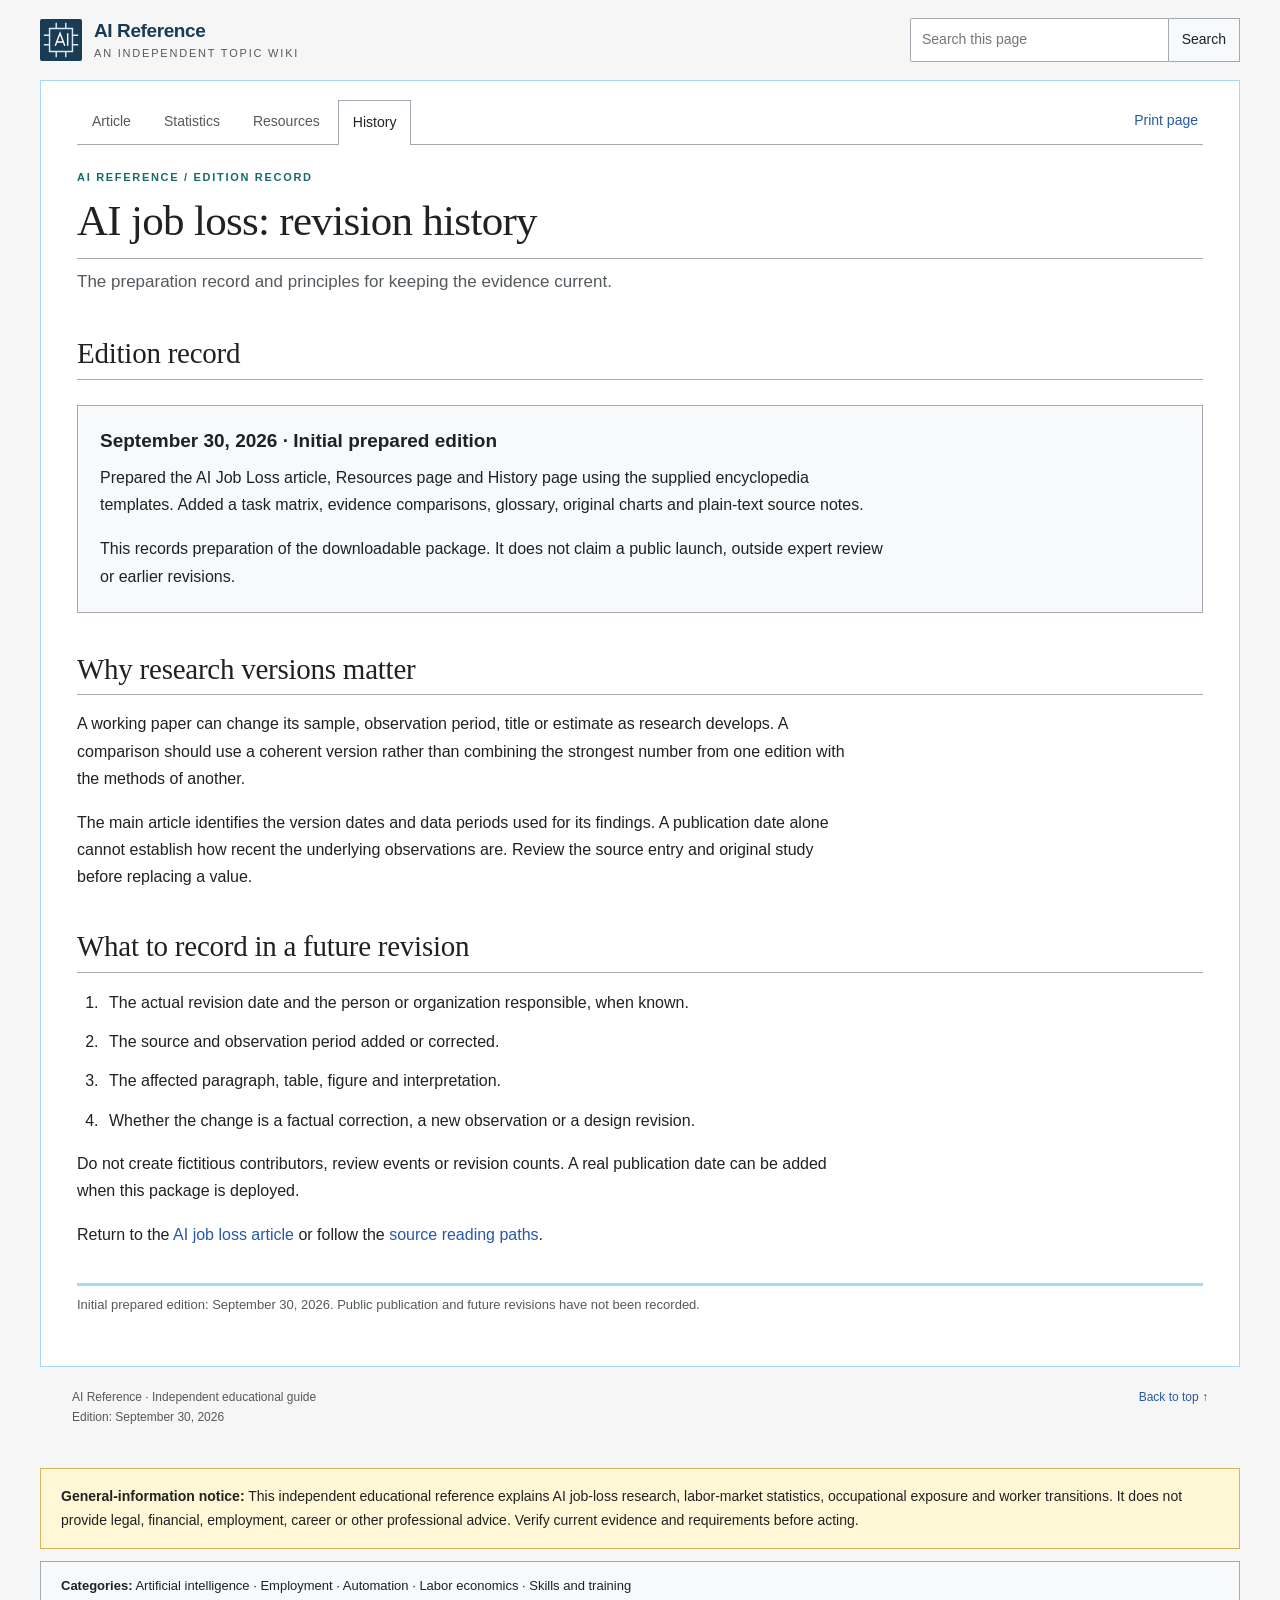
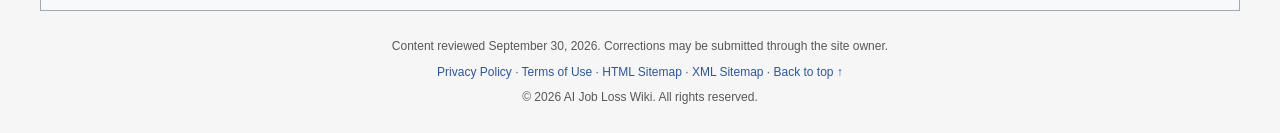
<file: history/index.html>
<!doctype html><html lang="en-US"><head><meta charset="utf-8"><meta name="viewport" content="width=device-width,initial-scale=1"><title>AI Job Loss Wiki Revision History &amp; Research Methods</title><meta name="description" content="Edition history, evidence standards and update methods for the AI Job Loss Wiki reference and its dated labor-market statistics."><meta name="robots" content="index,follow,max-image-preview:large"><link rel="canonical" href="https://aijobloss.wiki/history/"><meta property="og:type" content="article"><meta property="og:site_name" content="AI Job Loss Wiki"><meta property="og:title" content="AI Job Loss Wiki Revision History &amp; Research Methods"><meta property="og:description" content="Edition history, evidence standards and update methods for the AI Job Loss Wiki reference and its dated labor-market statistics."><meta property="og:url" content="https://aijobloss.wiki/history/"><meta name="twitter:card" content="summary"><meta name="twitter:title" content="AI Job Loss Wiki Revision History &amp; Research Methods"><meta name="twitter:description" content="Edition history, evidence standards and update methods for the AI Job Loss Wiki reference and its dated labor-market statistics."><meta name="theme-color" content="#193b53"><meta name="format-detection" content="telephone=no"><link rel="icon" href="/assets/favicon.svg" type="image/svg+xml"><style>
:root{--bg:#f6f6f6;--paper:#fff;--ink:#202122;--muted:#54595d;--line:#a2a9b1;--rule:#a7d7f9;--link:#2858a5;--accent:#193b53;--tint:#f8f9fa;--teal:#176a6c;--focus:#a14c00;--font-body:"Segoe UI",Tahoma,sans-serif;--font-title:Georgia,"Times New Roman",serif;--space:24px;--radius:2px}
*{box-sizing:border-box}html{scroll-padding-top:20px;scroll-behavior:smooth}body{margin:0;background:var(--bg);color:var(--ink);font:16px/1.7 var(--font-body)}a{color:var(--link);text-decoration:none}a:hover{text-decoration:underline}a:focus-visible,button:focus-visible,input:focus-visible,summary:focus-visible,[tabindex]:focus-visible{outline:3px solid var(--focus);outline-offset:4px}button,input{font:inherit}button{cursor:pointer}img,svg{max-width:100%;height:auto}p{margin:0 0 1.05em;text-wrap:pretty}strong{font-weight:650}.sr-only{position:absolute;width:1px;height:1px;padding:0;overflow:hidden;clip:rect(0,0,0,0);white-space:nowrap}.skip{position:absolute;left:16px;top:-90px;z-index:10;background:white;padding:10px}.skip:focus{top:10px}.site-header{max-width:1264px;margin:auto;display:flex;align-items:center;justify-content:space-between;gap:24px;padding:18px 32px}.identity{display:flex;gap:12px;align-items:center;color:var(--accent)}.identity:hover{text-decoration:none}.identity svg{width:42px;height:42px;flex:none}.wordmark{font-size:19px;font-weight:650;letter-spacing:-.4px;line-height:1.25}.wordmark small{display:block;color:var(--muted);font-size:11px;font-weight:500;letter-spacing:1.8px;text-transform:uppercase;margin-top:5px}.search{position:relative;display:flex;width:330px;max-width:100%}.search input{width:100%;min-width:0;border:1px solid var(--line);background:var(--paper);padding:9px 11px;border-radius:var(--radius) 0 0 var(--radius);font-size:14px}.search button{background:var(--tint);border:1px solid var(--line);border-left:0;padding:9px 13px;font-size:14px;color:var(--ink)}.search-panel{position:absolute;z-index:5;top:100%;left:0;right:0;background:white;border:1px solid var(--line);box-shadow:0 8px 18px #20212220;padding:14px;max-height:380px;overflow:auto;font-size:14px}.search-panel ul{padding-left:18px;margin:0}.search-panel a{display:block;padding:7px 0}.search-panel button{border:1px solid var(--line);margin-top:12px}.search-panel p{font-size:13px}.page{max-width:1200px;margin:auto;background:var(--paper);border:1px solid var(--rule);padding:18px 36px 36px;min-height:90vh}.toolbar{display:flex;justify-content:space-between;align-items:center;border-bottom:1px solid var(--line);gap:12px;margin-bottom:24px;font-size:14px}.toolbar nav{display:flex;flex-wrap:wrap;gap:3px}.toolbar a{padding:10px 14px;display:block;color:var(--muted);border:1px solid transparent;border-bottom:0}.toolbar a[aria-current]{border-color:var(--line);color:var(--ink);background:white;position:relative;bottom:-1px}.print{border:0;background:transparent;color:var(--link);padding:10px 5px;white-space:nowrap;font-size:14px}.eyebrow{font:600 11px/1.6 var(--font-body);letter-spacing:1.7px;text-transform:uppercase;color:var(--teal);margin-bottom:10px}.article-heading h1{font:normal clamp(30px,3.6vw,43px)/1.16 var(--font-title);margin:0 0 9px;border-bottom:1px solid var(--line);padding-bottom:12px;letter-spacing:-.7px;text-wrap:balance}.deck{color:var(--muted);font-size:17px;margin:0 0 12px}.metadata{display:flex;flex-wrap:wrap;gap:6px 20px;color:var(--muted);font-size:12px;margin-bottom:24px}.intro{font-size:16px}.infobox{float:right;clear:right;width:304px;margin:0 0 24px 30px;padding:6px;background:var(--tint);border:1px solid var(--line);font-size:13px;line-height:1.5}.infobox-title{font-weight:650;text-align:center;font-size:18px;padding:7px 3px 1px}.infobox-subtitle{text-align:center;color:var(--muted);margin-bottom:12px;font-size:12px}.infobox-art{margin:0 7px 10px}.infobox dl{margin:0 8px}.infobox dl div{display:grid;grid-template-columns:96px 1fr;gap:8px;padding:8px 0;border-bottom:1px solid #d9dde1}.infobox dt{font-weight:650}.infobox dd{margin:0}.infobox .note{font-size:11px;color:var(--muted);margin:12px 8px 8px}.reading-note{border-left:3px solid var(--rule);padding:8px 0 8px 14px;margin:20px 0;font-size:14px}.contents{background:var(--tint);border:1px solid var(--line);padding:12px 18px;display:block;max-width:660px;margin:24px 334px 32px 0;font-size:14px;min-width:230px}.contents summary{font-weight:650;cursor:pointer;padding:3px 0;min-height:32px}.contents ol{margin:10px 0 0;padding-left:23px}.contents li{padding:2px 0}.contents a{display:inline-block;padding:3px 0}section.topic-section{clear:both;max-width:100%;padding-top:3px}h2{font:normal clamp(23px,2.5vw,29px)/1.3 var(--font-title);margin:38px 0 15px;border-bottom:1px solid var(--line);padding-bottom:6px;letter-spacing:-.25px;text-wrap:balance}h3{font:650 19px/1.4 var(--font-body);margin:25px 0 10px;text-wrap:balance}.topic-section>p,.support-page p{max-width:93ch}.reference{font-size:11px;line-height:0;vertical-align:super;white-space:nowrap;margin:0 2px}.reference a{padding:3px 1px}.table-scroll{overflow-x:auto;margin:20px 0 24px;border:1px solid var(--line);max-width:100%}table{border-collapse:collapse;width:100%;font-size:14px;line-height:1.55;min-width:620px}caption{text-align:left;font-weight:650;background:var(--tint);padding:11px 15px;border-bottom:1px solid var(--line)}th,td{padding:12px 15px;text-align:left;vertical-align:top;border-bottom:1px solid #d9dde1}thead{background:#eaf0f5;color:var(--accent)}thead th{font-weight:650}tbody th{font-weight:600;min-width:150px}tbody tr:nth-child(even){background:#f8f9fa}tbody tr:last-child>*{border-bottom:0}.table-scroll:focus-visible{outline-offset:1px}.process-figure,.data-figure{margin:26px 0;border:1px solid var(--line);padding:22px;background:var(--tint)}figcaption{margin-bottom:18px;font-size:16px}figcaption strong{display:block;color:var(--accent);font-size:18px}figcaption span{display:block;color:var(--muted);font-size:13px;margin-top:3px}.process{list-style:none;display:grid;grid-template-columns:repeat(4,minmax(0,1fr));padding:0;margin:0;border:1px solid #bdcbd5}.process li{padding:17px 15px;background:white;border-right:1px solid #bdcbd5;font-size:14px;line-height:1.5}.process li:last-child{border:0}.process b{display:block;color:var(--teal);margin-bottom:7px}.process span{display:block}.figure-note{font-size:12px;line-height:1.6;color:var(--muted);margin:15px 0 0}.data-figure img{display:block;width:100%;max-width:860px;margin:auto;background:white}.stat-strip{display:grid;grid-template-columns:repeat(3,minmax(0,1fr));margin:24px 0 14px;border-top:3px solid var(--accent);border-bottom:1px solid var(--line)}.stat-strip>div{padding:22px 20px;border-right:1px solid var(--line);background:var(--tint)}.stat-strip>div:last-child{border-right:0}.stat-strip strong{font:normal 36px/1.2 var(--font-title);display:block;color:var(--accent)}.stat-strip span{display:block;font-size:14px;margin:8px 0}.stat-strip small{font-size:11px;color:var(--muted);display:block}.timeline{list-style:none;margin:25px 0;padding:0}.timeline li{display:grid;grid-template-columns:100px 1fr;gap:22px;border-top:1px solid #d9dde1;padding:18px 0}.timeline-year{font:normal 21px/1.4 var(--font-title);color:var(--teal)}.timeline h3{font-size:17px;margin:0 0 5px}.timeline p{font-size:15px;margin:0;max-width:80ch}.checklist{padding-left:26px;max-width:92ch}.checklist li{margin:12px 0;padding-left:6px}.example{border-left:3px solid var(--teal);background:var(--tint);padding:18px 24px;margin:24px 0}.example h3{margin:0 0 9px}.example p{margin:0}.glossary{display:grid;grid-template-columns:1fr 1fr;gap:0 32px;margin:20px 0}.glossary div{border-top:1px solid #d9dde1;padding:13px 0;font-size:14px}.glossary dt{font-weight:650}.glossary dd{margin:4px 0 0;color:var(--muted)}.catlinks{padding:12px 15px;border:1px solid var(--line);background:var(--tint);margin-top:32px;font-size:13px;clear:both}.article-footer{clear:both;border-top:3px solid var(--rule);margin-top:35px;padding-top:8px}.article-footer h2{font-size:25px;border:0;margin-top:22px}.article-footer>p{font-size:13px;color:var(--muted);max-width:90ch}.references{padding-left:26px;display:grid;grid-template-columns:1fr 1fr;gap:17px 38px;font-size:12px;line-height:1.6}.references li{padding-left:2px;min-width:0;scroll-margin-top:20px}.references li:target{background:#fff1d6;outline:3px solid #fff1d6}.source-url{display:block;overflow-wrap:anywhere;word-break:break-word;font-family:Consolas,monospace;font-size:11px;color:var(--muted);margin-top:5px;user-select:all}.source-note{display:block;color:var(--muted)}.editorial-note{border-top:1px solid #d9dde1;padding-top:16px;margin-top:25px}.endbar{max-width:1200px;padding:20px 32px;margin:auto;display:flex;justify-content:space-between;gap:20px;font-size:12px;color:var(--muted)}.endbar p{margin:0}.endbar a{white-space:nowrap}.resource-list{list-style:none;padding:0;display:grid;grid-template-columns:1fr 1fr;gap:20px;margin:25px 0}.resource-list li{padding:21px;border:1px solid var(--line);background:var(--tint)}.resource-list h3{margin:0 0 9px;font-size:18px}.resource-list p{font-size:14px}.resource-list a{font-size:14px;display:inline-block;padding:5px 0}.edition{border:1px solid var(--line);background:var(--tint);padding:22px;margin:25px 0}.edition h3{margin:0 0 10px}.edition p:last-child{margin:0}.compact{font-size:14px}.noscript-note{font-size:12px;color:var(--muted)}
@media(min-width:1500px){.topic-section>p{max-width:90ch}}
@media(max-width:900px){.page{padding:16px 26px 30px}.site-header{padding:18px 26px}.toolbar a{padding:10px}.infobox{width:280px;margin-left:22px}.contents{margin-right:302px}.process{grid-template-columns:1fr 1fr}.process li:nth-child(2){border-right:0}.process li:nth-child(-n+2){border-bottom:1px solid #bdcbd5}.references{gap:16px 26px}}
@media(max-width:650px){body{font-size:16px}.site-header{padding:17px 18px;align-items:flex-start;flex-direction:column;gap:17px}.search{width:100%}.page{border-left:0;border-right:0;padding:14px 18px 24px}.toolbar{align-items:flex-start;gap:6px;margin-bottom:24px}.toolbar nav{gap:0}.toolbar a{padding:9px 10px;font-size:13px}.print{font-size:13px;min-height:42px}.article-heading h1{font-size:32px}.deck{font-size:16px}.metadata{font-size:11px;gap:4px 12px}.infobox{float:none;width:100%;margin:0 0 24px}.infobox-art{max-width:280px;margin:4px auto 12px}.infobox dl div{grid-template-columns:110px 1fr}.infobox .note{font-size:12px}.intro{font-size:16px}.contents{margin:25px 0;max-width:none;min-width:0}.contents summary{min-height:40px;padding:7px 0}.contents a{padding:7px 0;line-height:1.5}.topic-section h2{font-size:25px;margin-top:32px}.topic-section h3{font-size:18px}.stat-strip{grid-template-columns:1fr}.stat-strip>div{border-right:0;border-bottom:1px solid var(--line);padding:16px}.stat-strip>div:last-child{border-bottom:0}.stat-strip strong{font-size:32px}.stat-strip span{margin:4px 0}.process-figure,.data-figure{padding:13px;margin:22px 0}.process{grid-template-columns:1fr 1fr}.process li{padding:13px 10px;font-size:13px}.data-figure img{min-height:0}.timeline li{grid-template-columns:66px 1fr;gap:14px}.timeline-year{font-size:18px}.timeline h3{font-size:16px}.timeline p{font-size:14px}.glossary,.references,.resource-list{grid-template-columns:1fr}.references{gap:18px}.glossary{gap:0}.endbar{padding:18px;align-items:flex-start}.endbar p{max-width:27ch}.resource-list{gap:13px}.resource-list a{padding:9px 0}.source-url{font-size:11px}.example{padding:16px}.table-scroll{margin-right:0}}
@media(max-width:650px){article:not(.support-page){display:flex;flex-direction:column}article>.intro{order:-3}article>.contents{order:-2}article>.infobox{order:-1}.data-figure picture{display:block}.data-figure img{aspect-ratio:360/330}.table-scroll::before{content:"Swipe or use arrow keys to view the full table";display:block;font-size:11px;color:var(--muted);padding:6px 12px;background:var(--tint);position:sticky;left:0;width:100%;max-width:calc(100vw - 38px)}}
html{scroll-behavior:auto}
@media(prefers-reduced-motion:reduce){html{scroll-behavior:auto}}
@media print{body{background:white;font-size:11pt;color:#000}.site-header,.toolbar,.contents,.skip,.endbar,.search-panel{display:none!important}.page{max-width:none;border:0;padding:0}.article-heading h1{font-size:27pt}.infobox{width:240px;font-size:9pt}.table-scroll{overflow:visible;border:0}table{min-width:0;font-size:9pt}tr{break-inside:avoid}.data-figure,.process-figure{break-inside:avoid}h2,h3{break-after:avoid}.references{display:block;font-size:9pt}.references li{margin-bottom:9px}.source-url{font-size:8pt}.glossary{display:block}a{color:#000}.metadata{font-size:9pt}.topic-section>p{max-width:none}.stat-strip strong{font-size:25pt}.article-footer{break-before:page}}

.reference{font-size:13px;vertical-align:baseline;line-height:inherit}.references .source-url{margin-top:0}.topic-section>p,.support-page p{max-width:88ch}.contents a{min-height:40px;display:flex;align-items:center}.sources-heading-note{font-size:12px}.data-figure img{aspect-ratio:900/440}@media(max-width:650px){.data-figure img{aspect-ratio:360/350}.toolbar{flex-wrap:wrap}.toolbar nav{flex:1;min-width:260px}.print{margin-left:auto}}</style><script src="/assets/wiki.js" defer></script><script type="application/ld+json">{"@context":"https://schema.org","@graph":[{"@id":"https://aijobloss.wiki/#publisher","@type":"Organization","name":"AI Job Loss Wiki","url":"https://aijobloss.wiki/"},{"@id":"https://aijobloss.wiki/#website","@type":"WebSite","name":"AI Job Loss Wiki","url":"https://aijobloss.wiki/","publisher":{"@id":"https://aijobloss.wiki/#publisher"}},{"@id":"https://aijobloss.wiki/history/#webpage","@type":["WebPage"],"url":"https://aijobloss.wiki/history/","name":"AI Job Loss Wiki Revision History","description":"Edition history and update methods for the AI Job Loss Wiki reference.","isPartOf":{"@id":"https://aijobloss.wiki/#website"},"dateModified":"2026-09-30","inLanguage":"en-US"}]}</script><style>.general-notice{max-width:1200px;margin:20px auto 0;padding:16px 20px;background:#fff7d6;border:1px solid #d6b656;color:#202122;font-size:14px}.categories{max-width:1200px;margin:12px auto 0;padding:13px 20px;background:#f8f9fa;border:1px solid #a2a9b1;font-size:13px}.site-footer{max-width:1200px;margin:0 auto;padding:20px 32px;text-align:center;color:#54595d;font-size:12px}.site-footer p{margin:5px 0}.site-footer a{color:#2858a5}@media(max-width:650px){.general-notice,.categories{margin-left:12px;margin-right:12px}.site-footer{padding:18px}}</style></head><body id="top"><a class="skip" href="#article">Skip to content</a><header class="site-header"><a class="identity" href="/" aria-label="AI Reference home"><svg viewBox="0 0 44 44" aria-hidden="true"><rect width="44" height="44" rx="2" fill="#193b53"/><path d="M10 10h24v24H10zM17 4v6m10-6v6M17 34v6m10-6v6M4 17h6m-6 10h6m24-10h6m-6 10h6" fill="none" stroke="#d9eafa" stroke-width="1.5"/><path d="M16 28l5-13 5 13m-8-4h6m5-9v13" fill="none" stroke="white" stroke-width="1.5"/></svg><span class="wordmark">AI Reference<small>An independent topic wiki</small></span></a><form class="search" role="search"><label class="sr-only" for="wiki-search">Search this page</label><input id="wiki-search" type="search" placeholder="Search this page" autocomplete="off" aria-controls="search-results"><button type="submit">Search</button><div class="search-panel" id="search-results" hidden><p role="status" aria-live="polite"></p><ul></ul><button type="button">Close results</button></div></form></header><div class="page"><div class="toolbar"><nav aria-label="Page navigation"><a href="/">Article</a><a href="/#current-evidence">Statistics</a><a href="/resources/">Resources</a><a href="/history/" aria-current="page">History</a></nav><button type="button" class="print">Print page</button></div><main id="article"><div class="article-heading"><div class="eyebrow">AI Reference / Edition record</div><h1>AI job loss: revision history</h1><p class="deck">The preparation record and principles for keeping the evidence current.</p></div><article class="support-page"><section id="edition-history"><h2>Edition record</h2><div class="edition"><h3>September 30, 2026 · Initial prepared edition</h3><p>Prepared the AI Job Loss article, Resources page and History page using the supplied encyclopedia templates. Added a task matrix, evidence comparisons, glossary, original charts and plain-text source notes.</p><p>This records preparation of the downloadable package. It does not claim a public launch, outside expert review or earlier revisions.</p></div></section><section id="research-versions"><h2>Why research versions matter</h2><p>A working paper can change its sample, observation period, title or estimate as research develops. A comparison should use a coherent version rather than combining the strongest number from one edition with the methods of another.</p><p>The main article identifies the version dates and data periods used for its findings. A publication date alone cannot establish how recent the underlying observations are. Review the source entry and original study before replacing a value.</p></section><section id="future-updates"><h2>What to record in a future revision</h2><ol class="checklist"><li>The actual revision date and the person or organization responsible, when known.</li><li>The source and observation period added or corrected.</li><li>The affected paragraph, table, figure and interpretation.</li><li>Whether the change is a factual correction, a new observation or a design revision.</li></ol><p>Do not create fictitious contributors, review events or revision counts. A real publication date can be added when this package is deployed.</p></section><p>Return to the <a href="/">AI job loss article</a> or follow the <a href="/resources/">source reading paths</a>.</p></article></main><footer class="article-footer"><p>Initial prepared edition: September 30, 2026. Public publication and future revisions have not been recorded.</p></footer></div><div class="endbar"><p>AI Reference · Independent educational guide<br>Edition: September 30, 2026</p><a href="#top">Back to top ↑</a></div><aside class="general-notice" aria-label="General-information notice"><strong>General-information notice:</strong> This independent educational reference explains AI job-loss research, labor-market statistics, occupational exposure and worker transitions. It does not provide legal, financial, employment, career or other professional advice. Verify current evidence and requirements before acting.</aside><div class="categories"><strong>Categories:</strong> Artificial intelligence · Employment · Automation · Labor economics · Skills and training</div><footer class="site-footer"><p>Content reviewed September 30, 2026. Corrections may be submitted through the site owner.</p><p><a href="/privacy/">Privacy Policy</a> · <a href="/terms/">Terms of Use</a> · <a href="/sitemap/">HTML Sitemap</a> · <a href="/sitemap.xml">XML Sitemap</a> · <a href="#top">Back to top ↑</a></p><p>© <span data-current-year>2026</span> AI Job Loss Wiki. All rights reserved.</p></footer></body></html>
</file>
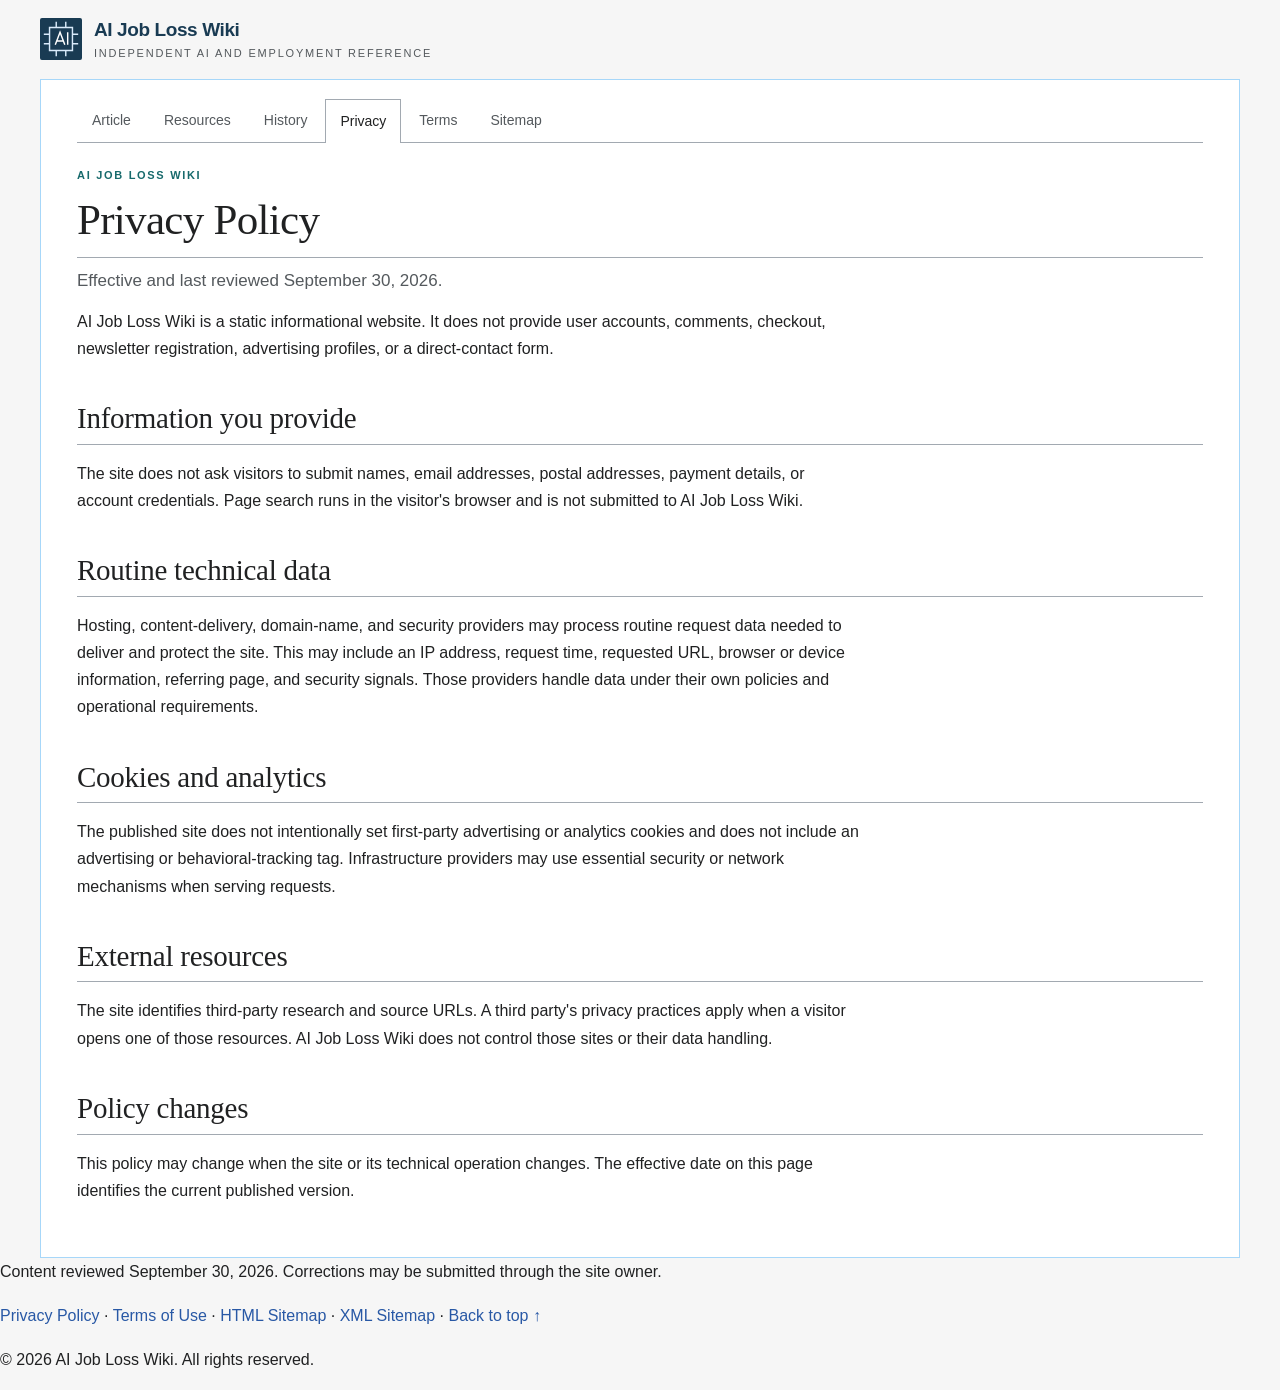
<file: privacy/index.html>
<!doctype html>
<html lang="en-US">
<head>
<meta charset="utf-8">
<meta name="viewport" content="width=device-width,initial-scale=1">
<title>Privacy Policy | AI Job Loss Wiki</title>
<meta name="description" content="Privacy Policy for AI Job Loss Wiki, explaining this static reference site's local search, routine hosting data and third-party infrastructure.">
<meta name="robots" content="index,follow">
<meta name="theme-color" content="#193b53">
<link rel="canonical" href="https://aijobloss.wiki/privacy/">
<link rel="icon" href="../assets/favicon.svg" type="image/svg+xml">
<link rel="stylesheet" href="../assets/wiki.css">
<script type="application/ld+json">{"@context":"https://schema.org","@graph":[{"@id":"https://aijobloss.wiki/#publisher","@type":"Organization","name":"AI Job Loss Wiki","url":"https://aijobloss.wiki/"},{"@id":"https://aijobloss.wiki/#website","@type":"WebSite","name":"AI Job Loss Wiki","url":"https://aijobloss.wiki/","publisher":{"@id":"https://aijobloss.wiki/#publisher"}},{"@id":"https://aijobloss.wiki/privacy/#webpage","@type":"WebPage","url":"https://aijobloss.wiki/privacy/","name":"Privacy Policy","description":"Privacy Policy for AI Job Loss Wiki.","isPartOf":{"@id":"https://aijobloss.wiki/#website"},"dateModified":"2026-09-30","inLanguage":"en-US"}]}</script>
<script src="../assets/wiki.js" defer></script>
</head>
<body id="top">
<a class="skip" href="#article">Skip to content</a>
<header class="site-header"><a class="identity" href="/" aria-label="AI Job Loss Wiki home"><svg viewBox="0 0 44 44" aria-hidden="true"><rect width="44" height="44" rx="2" fill="#193b53"/><path d="M10 10h24v24H10zM17 4v6m10-6v6M17 34v6m10-6v6M4 17h6m-6 10h6m24-10h6m-6 10h6" fill="none" stroke="#d9eafa" stroke-width="1.5"/><path d="M16 28l5-13 5 13m-8-4h6m5-9v13" fill="none" stroke="white" stroke-width="1.5"/></svg><span class="wordmark">AI Job Loss Wiki<small>Independent AI and employment reference</small></span></a></header>
<div class="page"><div class="toolbar"><nav aria-label="Page navigation"><a href="/">Article</a><a href="/resources/">Resources</a><a href="/history/">History</a><a href="/privacy/" aria-current="page">Privacy</a><a href="/terms/">Terms</a><a href="/sitemap/">Sitemap</a></nav></div>
<main id="article" class="support-page"><div class="article-heading"><div class="eyebrow">AI Job Loss Wiki</div><h1>Privacy Policy</h1><p class="deck">Effective and last reviewed September 30, 2026.</p></div>
<article class="policy-copy">
<p>AI Job Loss Wiki is a static informational website. It does not provide user accounts, comments, checkout, newsletter registration, advertising profiles, or a direct-contact form.</p>
<h2 id="information-you-provide">Information you provide</h2><p>The site does not ask visitors to submit names, email addresses, postal addresses, payment details, or account credentials. Page search runs in the visitor's browser and is not submitted to AI Job Loss Wiki.</p>
<h2 id="routine-technical-data">Routine technical data</h2><p>Hosting, content-delivery, domain-name, and security providers may process routine request data needed to deliver and protect the site. This may include an IP address, request time, requested URL, browser or device information, referring page, and security signals. Those providers handle data under their own policies and operational requirements.</p>
<h2 id="cookies-and-analytics">Cookies and analytics</h2><p>The published site does not intentionally set first-party advertising or analytics cookies and does not include an advertising or behavioral-tracking tag. Infrastructure providers may use essential security or network mechanisms when serving requests.</p>
<h2 id="external-resources">External resources</h2><p>The site identifies third-party research and source URLs. A third party's privacy practices apply when a visitor opens one of those resources. AI Job Loss Wiki does not control those sites or their data handling.</p>
<h2 id="changes">Policy changes</h2><p>This policy may change when the site or its technical operation changes. The effective date on this page identifies the current published version.</p>
</article></main></div>
<footer class="site-footer"><p>Content reviewed September 30, 2026. Corrections may be submitted through the site owner.</p><p><a href="/privacy/">Privacy Policy</a> · <a href="/terms/">Terms of Use</a> · <a href="/sitemap/">HTML Sitemap</a> · <a href="/sitemap.xml">XML Sitemap</a> · <a href="#top">Back to top ↑</a></p><p>© <span data-current-year>2026</span> AI Job Loss Wiki. All rights reserved.</p></footer>
</body></html>
</file>
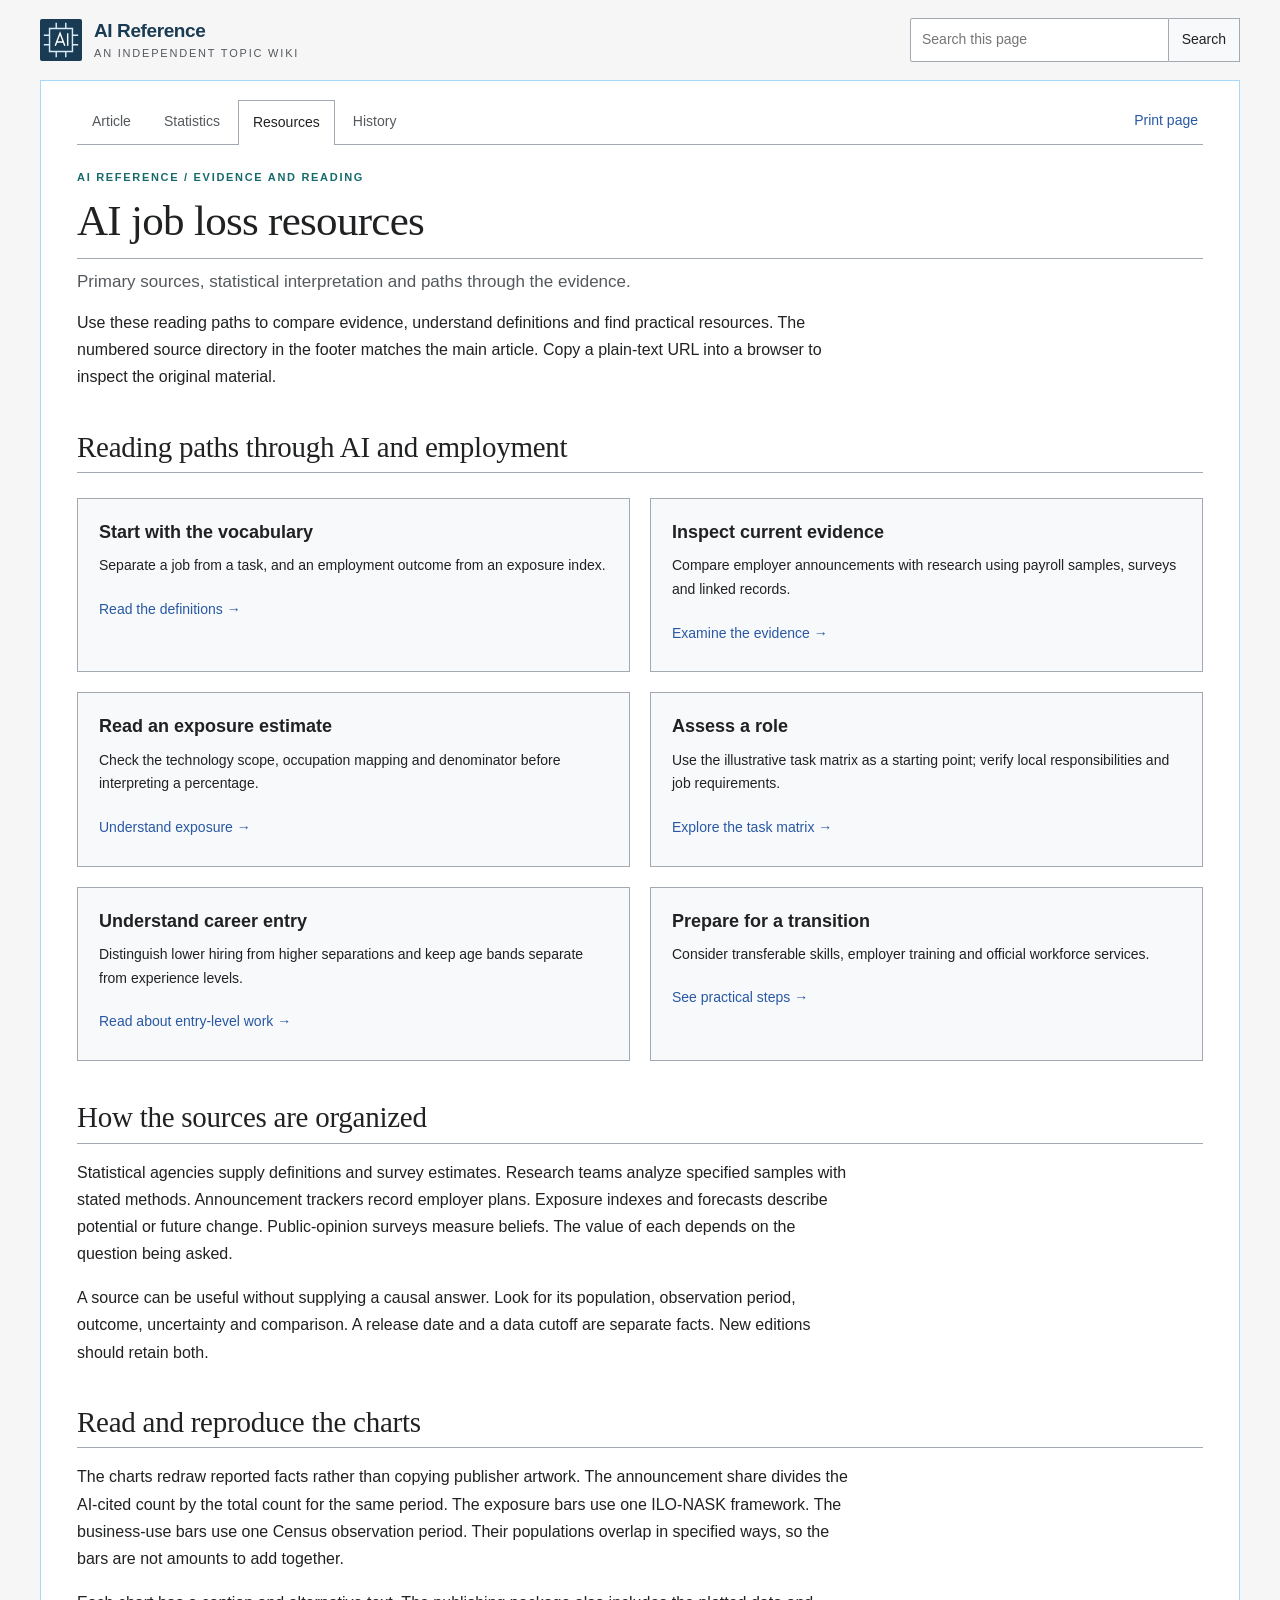
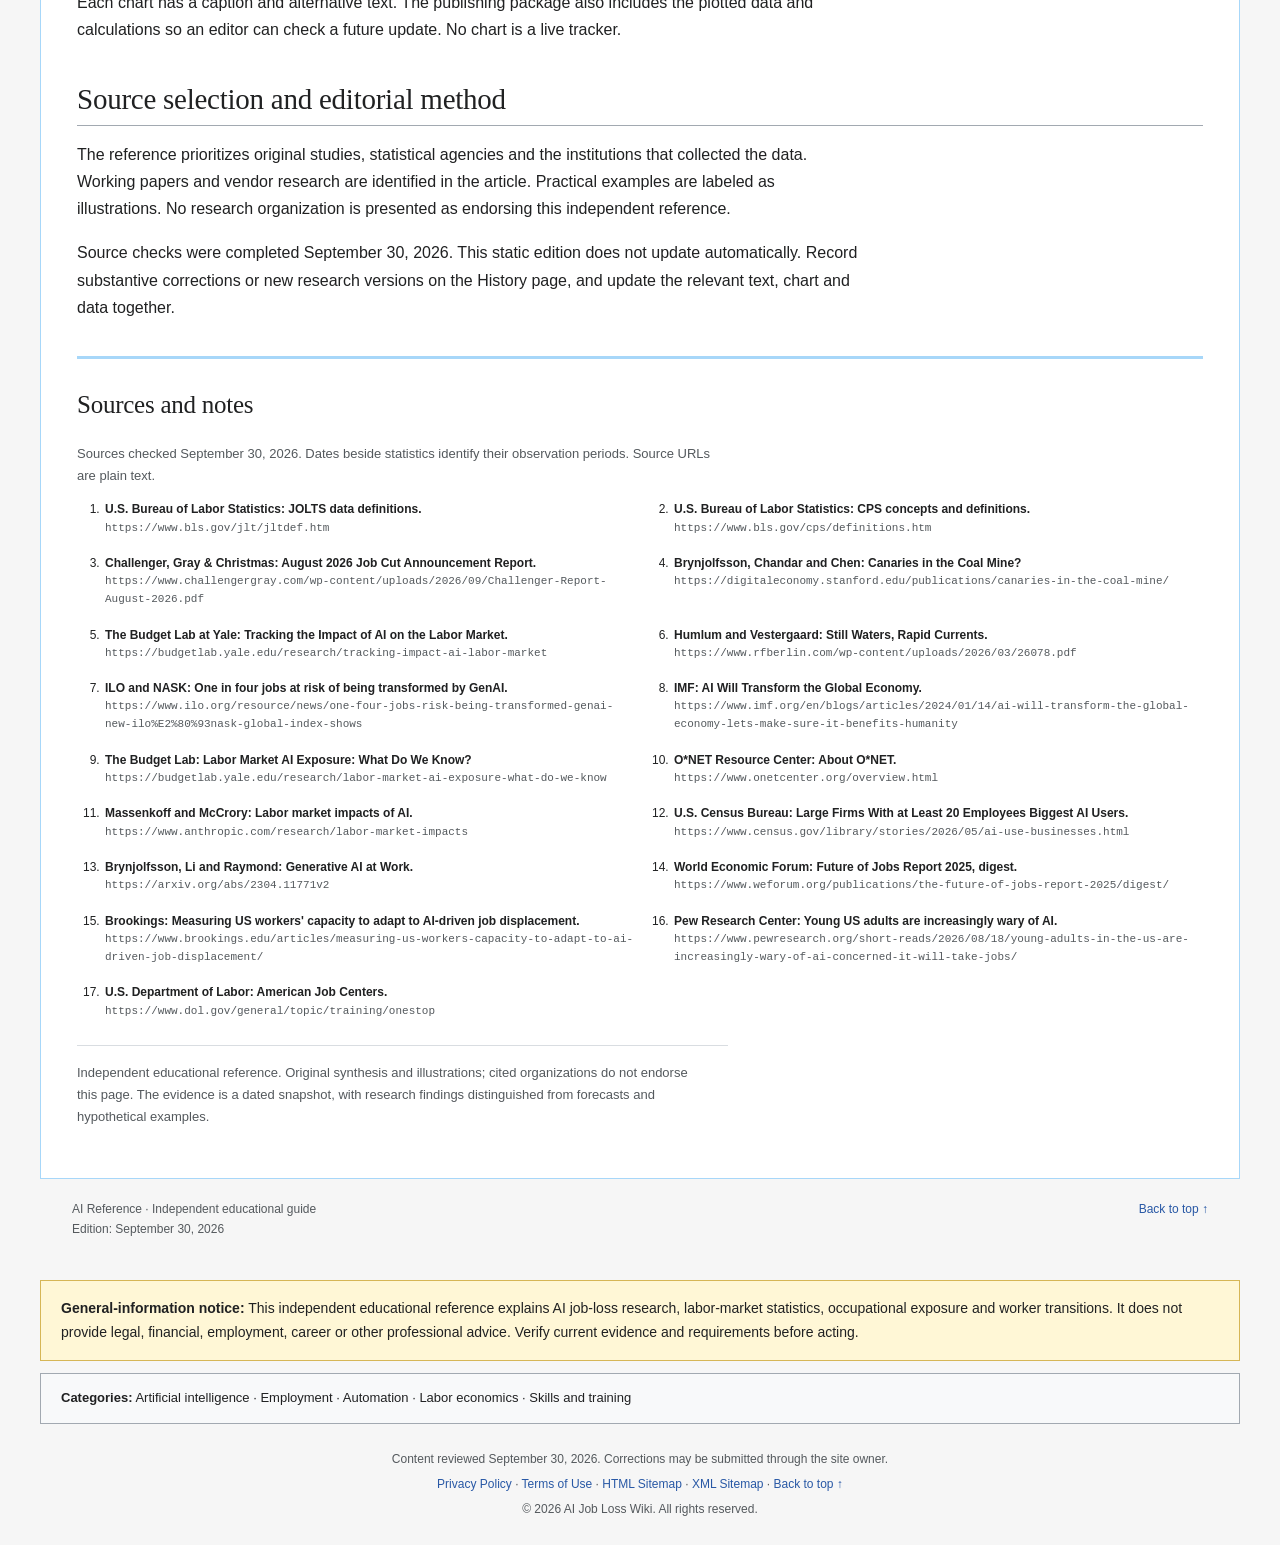
<file: resources/index.html>
<!doctype html><html lang="en-US"><head><meta charset="utf-8"><meta name="viewport" content="width=device-width,initial-scale=1"><title>AI Job Loss Resources: Research, Statistics &amp; Sources</title><meta name="description" content="Primary sources, datasets and reading paths for AI job loss, occupational exposure, hiring, productivity and worker transitions."><meta name="robots" content="index,follow,max-image-preview:large"><link rel="canonical" href="https://aijobloss.wiki/resources/"><meta property="og:type" content="article"><meta property="og:site_name" content="AI Job Loss Wiki"><meta property="og:title" content="AI Job Loss Resources: Research, Statistics &amp; Sources"><meta property="og:description" content="Primary sources, datasets and reading paths for AI job loss, occupational exposure, hiring, productivity and worker transitions."><meta property="og:url" content="https://aijobloss.wiki/resources/"><meta name="twitter:card" content="summary"><meta name="twitter:title" content="AI Job Loss Resources: Research, Statistics &amp; Sources"><meta name="twitter:description" content="Primary sources, datasets and reading paths for AI job loss, occupational exposure, hiring, productivity and worker transitions."><meta name="theme-color" content="#193b53"><meta name="format-detection" content="telephone=no"><link rel="icon" href="/assets/favicon.svg" type="image/svg+xml"><style>
:root{--bg:#f6f6f6;--paper:#fff;--ink:#202122;--muted:#54595d;--line:#a2a9b1;--rule:#a7d7f9;--link:#2858a5;--accent:#193b53;--tint:#f8f9fa;--teal:#176a6c;--focus:#a14c00;--font-body:"Segoe UI",Tahoma,sans-serif;--font-title:Georgia,"Times New Roman",serif;--space:24px;--radius:2px}
*{box-sizing:border-box}html{scroll-padding-top:20px;scroll-behavior:smooth}body{margin:0;background:var(--bg);color:var(--ink);font:16px/1.7 var(--font-body)}a{color:var(--link);text-decoration:none}a:hover{text-decoration:underline}a:focus-visible,button:focus-visible,input:focus-visible,summary:focus-visible,[tabindex]:focus-visible{outline:3px solid var(--focus);outline-offset:4px}button,input{font:inherit}button{cursor:pointer}img,svg{max-width:100%;height:auto}p{margin:0 0 1.05em;text-wrap:pretty}strong{font-weight:650}.sr-only{position:absolute;width:1px;height:1px;padding:0;overflow:hidden;clip:rect(0,0,0,0);white-space:nowrap}.skip{position:absolute;left:16px;top:-90px;z-index:10;background:white;padding:10px}.skip:focus{top:10px}.site-header{max-width:1264px;margin:auto;display:flex;align-items:center;justify-content:space-between;gap:24px;padding:18px 32px}.identity{display:flex;gap:12px;align-items:center;color:var(--accent)}.identity:hover{text-decoration:none}.identity svg{width:42px;height:42px;flex:none}.wordmark{font-size:19px;font-weight:650;letter-spacing:-.4px;line-height:1.25}.wordmark small{display:block;color:var(--muted);font-size:11px;font-weight:500;letter-spacing:1.8px;text-transform:uppercase;margin-top:5px}.search{position:relative;display:flex;width:330px;max-width:100%}.search input{width:100%;min-width:0;border:1px solid var(--line);background:var(--paper);padding:9px 11px;border-radius:var(--radius) 0 0 var(--radius);font-size:14px}.search button{background:var(--tint);border:1px solid var(--line);border-left:0;padding:9px 13px;font-size:14px;color:var(--ink)}.search-panel{position:absolute;z-index:5;top:100%;left:0;right:0;background:white;border:1px solid var(--line);box-shadow:0 8px 18px #20212220;padding:14px;max-height:380px;overflow:auto;font-size:14px}.search-panel ul{padding-left:18px;margin:0}.search-panel a{display:block;padding:7px 0}.search-panel button{border:1px solid var(--line);margin-top:12px}.search-panel p{font-size:13px}.page{max-width:1200px;margin:auto;background:var(--paper);border:1px solid var(--rule);padding:18px 36px 36px;min-height:90vh}.toolbar{display:flex;justify-content:space-between;align-items:center;border-bottom:1px solid var(--line);gap:12px;margin-bottom:24px;font-size:14px}.toolbar nav{display:flex;flex-wrap:wrap;gap:3px}.toolbar a{padding:10px 14px;display:block;color:var(--muted);border:1px solid transparent;border-bottom:0}.toolbar a[aria-current]{border-color:var(--line);color:var(--ink);background:white;position:relative;bottom:-1px}.print{border:0;background:transparent;color:var(--link);padding:10px 5px;white-space:nowrap;font-size:14px}.eyebrow{font:600 11px/1.6 var(--font-body);letter-spacing:1.7px;text-transform:uppercase;color:var(--teal);margin-bottom:10px}.article-heading h1{font:normal clamp(30px,3.6vw,43px)/1.16 var(--font-title);margin:0 0 9px;border-bottom:1px solid var(--line);padding-bottom:12px;letter-spacing:-.7px;text-wrap:balance}.deck{color:var(--muted);font-size:17px;margin:0 0 12px}.metadata{display:flex;flex-wrap:wrap;gap:6px 20px;color:var(--muted);font-size:12px;margin-bottom:24px}.intro{font-size:16px}.infobox{float:right;clear:right;width:304px;margin:0 0 24px 30px;padding:6px;background:var(--tint);border:1px solid var(--line);font-size:13px;line-height:1.5}.infobox-title{font-weight:650;text-align:center;font-size:18px;padding:7px 3px 1px}.infobox-subtitle{text-align:center;color:var(--muted);margin-bottom:12px;font-size:12px}.infobox-art{margin:0 7px 10px}.infobox dl{margin:0 8px}.infobox dl div{display:grid;grid-template-columns:96px 1fr;gap:8px;padding:8px 0;border-bottom:1px solid #d9dde1}.infobox dt{font-weight:650}.infobox dd{margin:0}.infobox .note{font-size:11px;color:var(--muted);margin:12px 8px 8px}.reading-note{border-left:3px solid var(--rule);padding:8px 0 8px 14px;margin:20px 0;font-size:14px}.contents{background:var(--tint);border:1px solid var(--line);padding:12px 18px;display:block;max-width:660px;margin:24px 334px 32px 0;font-size:14px;min-width:230px}.contents summary{font-weight:650;cursor:pointer;padding:3px 0;min-height:32px}.contents ol{margin:10px 0 0;padding-left:23px}.contents li{padding:2px 0}.contents a{display:inline-block;padding:3px 0}section.topic-section{clear:both;max-width:100%;padding-top:3px}h2{font:normal clamp(23px,2.5vw,29px)/1.3 var(--font-title);margin:38px 0 15px;border-bottom:1px solid var(--line);padding-bottom:6px;letter-spacing:-.25px;text-wrap:balance}h3{font:650 19px/1.4 var(--font-body);margin:25px 0 10px;text-wrap:balance}.topic-section>p,.support-page p{max-width:93ch}.reference{font-size:11px;line-height:0;vertical-align:super;white-space:nowrap;margin:0 2px}.reference a{padding:3px 1px}.table-scroll{overflow-x:auto;margin:20px 0 24px;border:1px solid var(--line);max-width:100%}table{border-collapse:collapse;width:100%;font-size:14px;line-height:1.55;min-width:620px}caption{text-align:left;font-weight:650;background:var(--tint);padding:11px 15px;border-bottom:1px solid var(--line)}th,td{padding:12px 15px;text-align:left;vertical-align:top;border-bottom:1px solid #d9dde1}thead{background:#eaf0f5;color:var(--accent)}thead th{font-weight:650}tbody th{font-weight:600;min-width:150px}tbody tr:nth-child(even){background:#f8f9fa}tbody tr:last-child>*{border-bottom:0}.table-scroll:focus-visible{outline-offset:1px}.process-figure,.data-figure{margin:26px 0;border:1px solid var(--line);padding:22px;background:var(--tint)}figcaption{margin-bottom:18px;font-size:16px}figcaption strong{display:block;color:var(--accent);font-size:18px}figcaption span{display:block;color:var(--muted);font-size:13px;margin-top:3px}.process{list-style:none;display:grid;grid-template-columns:repeat(4,minmax(0,1fr));padding:0;margin:0;border:1px solid #bdcbd5}.process li{padding:17px 15px;background:white;border-right:1px solid #bdcbd5;font-size:14px;line-height:1.5}.process li:last-child{border:0}.process b{display:block;color:var(--teal);margin-bottom:7px}.process span{display:block}.figure-note{font-size:12px;line-height:1.6;color:var(--muted);margin:15px 0 0}.data-figure img{display:block;width:100%;max-width:860px;margin:auto;background:white}.stat-strip{display:grid;grid-template-columns:repeat(3,minmax(0,1fr));margin:24px 0 14px;border-top:3px solid var(--accent);border-bottom:1px solid var(--line)}.stat-strip>div{padding:22px 20px;border-right:1px solid var(--line);background:var(--tint)}.stat-strip>div:last-child{border-right:0}.stat-strip strong{font:normal 36px/1.2 var(--font-title);display:block;color:var(--accent)}.stat-strip span{display:block;font-size:14px;margin:8px 0}.stat-strip small{font-size:11px;color:var(--muted);display:block}.timeline{list-style:none;margin:25px 0;padding:0}.timeline li{display:grid;grid-template-columns:100px 1fr;gap:22px;border-top:1px solid #d9dde1;padding:18px 0}.timeline-year{font:normal 21px/1.4 var(--font-title);color:var(--teal)}.timeline h3{font-size:17px;margin:0 0 5px}.timeline p{font-size:15px;margin:0;max-width:80ch}.checklist{padding-left:26px;max-width:92ch}.checklist li{margin:12px 0;padding-left:6px}.example{border-left:3px solid var(--teal);background:var(--tint);padding:18px 24px;margin:24px 0}.example h3{margin:0 0 9px}.example p{margin:0}.glossary{display:grid;grid-template-columns:1fr 1fr;gap:0 32px;margin:20px 0}.glossary div{border-top:1px solid #d9dde1;padding:13px 0;font-size:14px}.glossary dt{font-weight:650}.glossary dd{margin:4px 0 0;color:var(--muted)}.catlinks{padding:12px 15px;border:1px solid var(--line);background:var(--tint);margin-top:32px;font-size:13px;clear:both}.article-footer{clear:both;border-top:3px solid var(--rule);margin-top:35px;padding-top:8px}.article-footer h2{font-size:25px;border:0;margin-top:22px}.article-footer>p{font-size:13px;color:var(--muted);max-width:90ch}.references{padding-left:26px;display:grid;grid-template-columns:1fr 1fr;gap:17px 38px;font-size:12px;line-height:1.6}.references li{padding-left:2px;min-width:0;scroll-margin-top:20px}.references li:target{background:#fff1d6;outline:3px solid #fff1d6}.source-url{display:block;overflow-wrap:anywhere;word-break:break-word;font-family:Consolas,monospace;font-size:11px;color:var(--muted);margin-top:5px;user-select:all}.source-note{display:block;color:var(--muted)}.editorial-note{border-top:1px solid #d9dde1;padding-top:16px;margin-top:25px}.endbar{max-width:1200px;padding:20px 32px;margin:auto;display:flex;justify-content:space-between;gap:20px;font-size:12px;color:var(--muted)}.endbar p{margin:0}.endbar a{white-space:nowrap}.resource-list{list-style:none;padding:0;display:grid;grid-template-columns:1fr 1fr;gap:20px;margin:25px 0}.resource-list li{padding:21px;border:1px solid var(--line);background:var(--tint)}.resource-list h3{margin:0 0 9px;font-size:18px}.resource-list p{font-size:14px}.resource-list a{font-size:14px;display:inline-block;padding:5px 0}.edition{border:1px solid var(--line);background:var(--tint);padding:22px;margin:25px 0}.edition h3{margin:0 0 10px}.edition p:last-child{margin:0}.compact{font-size:14px}.noscript-note{font-size:12px;color:var(--muted)}
@media(min-width:1500px){.topic-section>p{max-width:90ch}}
@media(max-width:900px){.page{padding:16px 26px 30px}.site-header{padding:18px 26px}.toolbar a{padding:10px}.infobox{width:280px;margin-left:22px}.contents{margin-right:302px}.process{grid-template-columns:1fr 1fr}.process li:nth-child(2){border-right:0}.process li:nth-child(-n+2){border-bottom:1px solid #bdcbd5}.references{gap:16px 26px}}
@media(max-width:650px){body{font-size:16px}.site-header{padding:17px 18px;align-items:flex-start;flex-direction:column;gap:17px}.search{width:100%}.page{border-left:0;border-right:0;padding:14px 18px 24px}.toolbar{align-items:flex-start;gap:6px;margin-bottom:24px}.toolbar nav{gap:0}.toolbar a{padding:9px 10px;font-size:13px}.print{font-size:13px;min-height:42px}.article-heading h1{font-size:32px}.deck{font-size:16px}.metadata{font-size:11px;gap:4px 12px}.infobox{float:none;width:100%;margin:0 0 24px}.infobox-art{max-width:280px;margin:4px auto 12px}.infobox dl div{grid-template-columns:110px 1fr}.infobox .note{font-size:12px}.intro{font-size:16px}.contents{margin:25px 0;max-width:none;min-width:0}.contents summary{min-height:40px;padding:7px 0}.contents a{padding:7px 0;line-height:1.5}.topic-section h2{font-size:25px;margin-top:32px}.topic-section h3{font-size:18px}.stat-strip{grid-template-columns:1fr}.stat-strip>div{border-right:0;border-bottom:1px solid var(--line);padding:16px}.stat-strip>div:last-child{border-bottom:0}.stat-strip strong{font-size:32px}.stat-strip span{margin:4px 0}.process-figure,.data-figure{padding:13px;margin:22px 0}.process{grid-template-columns:1fr 1fr}.process li{padding:13px 10px;font-size:13px}.data-figure img{min-height:0}.timeline li{grid-template-columns:66px 1fr;gap:14px}.timeline-year{font-size:18px}.timeline h3{font-size:16px}.timeline p{font-size:14px}.glossary,.references,.resource-list{grid-template-columns:1fr}.references{gap:18px}.glossary{gap:0}.endbar{padding:18px;align-items:flex-start}.endbar p{max-width:27ch}.resource-list{gap:13px}.resource-list a{padding:9px 0}.source-url{font-size:11px}.example{padding:16px}.table-scroll{margin-right:0}}
@media(max-width:650px){article:not(.support-page){display:flex;flex-direction:column}article>.intro{order:-3}article>.contents{order:-2}article>.infobox{order:-1}.data-figure picture{display:block}.data-figure img{aspect-ratio:360/330}.table-scroll::before{content:"Swipe or use arrow keys to view the full table";display:block;font-size:11px;color:var(--muted);padding:6px 12px;background:var(--tint);position:sticky;left:0;width:100%;max-width:calc(100vw - 38px)}}
html{scroll-behavior:auto}
@media(prefers-reduced-motion:reduce){html{scroll-behavior:auto}}
@media print{body{background:white;font-size:11pt;color:#000}.site-header,.toolbar,.contents,.skip,.endbar,.search-panel{display:none!important}.page{max-width:none;border:0;padding:0}.article-heading h1{font-size:27pt}.infobox{width:240px;font-size:9pt}.table-scroll{overflow:visible;border:0}table{min-width:0;font-size:9pt}tr{break-inside:avoid}.data-figure,.process-figure{break-inside:avoid}h2,h3{break-after:avoid}.references{display:block;font-size:9pt}.references li{margin-bottom:9px}.source-url{font-size:8pt}.glossary{display:block}a{color:#000}.metadata{font-size:9pt}.topic-section>p{max-width:none}.stat-strip strong{font-size:25pt}.article-footer{break-before:page}}

.reference{font-size:13px;vertical-align:baseline;line-height:inherit}.references .source-url{margin-top:0}.topic-section>p,.support-page p{max-width:88ch}.contents a{min-height:40px;display:flex;align-items:center}.sources-heading-note{font-size:12px}.data-figure img{aspect-ratio:900/440}@media(max-width:650px){.data-figure img{aspect-ratio:360/350}.toolbar{flex-wrap:wrap}.toolbar nav{flex:1;min-width:260px}.print{margin-left:auto}}</style><script src="/assets/wiki.js" defer></script><script type="application/ld+json">{"@context":"https://schema.org","@graph":[{"@id":"https://aijobloss.wiki/#publisher","@type":"Organization","name":"AI Job Loss Wiki","url":"https://aijobloss.wiki/"},{"@id":"https://aijobloss.wiki/#website","@type":"WebSite","name":"AI Job Loss Wiki","url":"https://aijobloss.wiki/","publisher":{"@id":"https://aijobloss.wiki/#publisher"}},{"@id":"https://aijobloss.wiki/resources/#webpage","@type":["WebPage","CollectionPage"],"url":"https://aijobloss.wiki/resources/","name":"AI Job Loss Resources","description":"Primary sources and reading paths for AI job loss evidence.","isPartOf":{"@id":"https://aijobloss.wiki/#website"},"dateModified":"2026-09-30","inLanguage":"en-US"}]}</script><style>.general-notice{max-width:1200px;margin:20px auto 0;padding:16px 20px;background:#fff7d6;border:1px solid #d6b656;color:#202122;font-size:14px}.categories{max-width:1200px;margin:12px auto 0;padding:13px 20px;background:#f8f9fa;border:1px solid #a2a9b1;font-size:13px}.site-footer{max-width:1200px;margin:0 auto;padding:20px 32px;text-align:center;color:#54595d;font-size:12px}.site-footer p{margin:5px 0}.site-footer a{color:#2858a5}@media(max-width:650px){.general-notice,.categories{margin-left:12px;margin-right:12px}.site-footer{padding:18px}}</style></head><body id="top"><a class="skip" href="#article">Skip to content</a><header class="site-header"><a class="identity" href="/" aria-label="AI Reference home"><svg viewBox="0 0 44 44" aria-hidden="true"><rect width="44" height="44" rx="2" fill="#193b53"/><path d="M10 10h24v24H10zM17 4v6m10-6v6M17 34v6m10-6v6M4 17h6m-6 10h6m24-10h6m-6 10h6" fill="none" stroke="#d9eafa" stroke-width="1.5"/><path d="M16 28l5-13 5 13m-8-4h6m5-9v13" fill="none" stroke="white" stroke-width="1.5"/></svg><span class="wordmark">AI Reference<small>An independent topic wiki</small></span></a><form class="search" role="search"><label class="sr-only" for="wiki-search">Search this page</label><input id="wiki-search" type="search" placeholder="Search this page" autocomplete="off" aria-controls="search-results"><button type="submit">Search</button><div class="search-panel" id="search-results" hidden><p role="status" aria-live="polite"></p><ul></ul><button type="button">Close results</button></div></form></header><div class="page"><div class="toolbar"><nav aria-label="Page navigation"><a href="/">Article</a><a href="/#current-evidence">Statistics</a><a href="/resources/" aria-current="page">Resources</a><a href="/history/">History</a></nav><button type="button" class="print">Print page</button></div><main id="article"><div class="article-heading"><div class="eyebrow">AI Reference / Evidence and reading</div><h1>AI job loss resources</h1><p class="deck">Primary sources, statistical interpretation and paths through the evidence.</p></div><article class="support-page"><p>Use these reading paths to compare evidence, understand definitions and find practical resources. The numbered source directory in the footer matches the main article. Copy a plain-text URL into a browser to inspect the original material.</p><h2 id="reading-paths">Reading paths through AI and employment</h2><ul class="resource-list"><li><h3>Start with the vocabulary</h3><p>Separate a job from a task, and an employment outcome from an exposure index.</p><a href="/#definitions">Read the definitions →</a></li><li><h3>Inspect current evidence</h3><p>Compare employer announcements with research using payroll samples, surveys and linked records.</p><a href="/#current-evidence">Examine the evidence →</a></li><li><h3>Read an exposure estimate</h3><p>Check the technology scope, occupation mapping and denominator before interpreting a percentage.</p><a href="/#exposure">Understand exposure →</a></li><li><h3>Assess a role</h3><p>Use the illustrative task matrix as a starting point; verify local responsibilities and job requirements.</p><a href="/#occupations">Explore the task matrix →</a></li><li><h3>Understand career entry</h3><p>Distinguish lower hiring from higher separations and keep age bands separate from experience levels.</p><a href="/#entry-level">Read about entry-level work →</a></li><li><h3>Prepare for a transition</h3><p>Consider transferable skills, employer training and official workforce services.</p><a href="/#preparation">See practical steps →</a></li></ul><section id="source-types"><h2>How the sources are organized</h2><p>Statistical agencies supply definitions and survey estimates. Research teams analyze specified samples with stated methods. Announcement trackers record employer plans. Exposure indexes and forecasts describe potential or future change. Public-opinion surveys measure beliefs. The value of each depends on the question being asked.</p><p>A source can be useful without supplying a causal answer. Look for its population, observation period, outcome, uncertainty and comparison. A release date and a data cutoff are separate facts. New editions should retain both.</p></section><section id="reproduction"><h2>Read and reproduce the charts</h2><p>The charts redraw reported facts rather than copying publisher artwork. The announcement share divides the AI-cited count by the total count for the same period. The exposure bars use one ILO-NASK framework. The business-use bars use one Census observation period. Their populations overlap in specified ways, so the bars are not amounts to add together.</p><p>Each chart has a caption and alternative text. The publishing package also includes the plotted data and calculations so an editor can check a future update. No chart is a live tracker.</p></section><section id="source-selection"><h2>Source selection and editorial method</h2><p>The reference prioritizes original studies, statistical agencies and the institutions that collected the data. Working papers and vendor research are identified in the article. Practical examples are labeled as illustrations. No research organization is presented as endorsing this independent reference.</p><p>Source checks were completed September 30, 2026. This static edition does not update automatically. Record substantive corrections or new research versions on the History page, and update the relevant text, chart and data together.</p></section></article></main><footer class="article-footer" aria-labelledby="sources"><h2 id="sources">Sources and notes</h2><p>Sources checked September 30, 2026. Dates beside statistics identify their observation periods. Source URLs are plain text.</p><ol class="references"><li id="source-1"><strong>U.S. Bureau of Labor Statistics: JOLTS data definitions.</strong><br><code class="source-url">https://www.bls.gov/jlt/jltdef.htm</code></li><li id="source-2"><strong>U.S. Bureau of Labor Statistics: CPS concepts and definitions.</strong><br><code class="source-url">https://www.bls.gov/cps/definitions.htm</code></li><li id="source-3"><strong>Challenger, Gray &amp; Christmas: August 2026 Job Cut Announcement Report.</strong><br><code class="source-url">https://www.challengergray.com/wp-content/uploads/2026/09/Challenger-Report-August-2026.pdf</code></li><li id="source-4"><strong>Brynjolfsson, Chandar and Chen: Canaries in the Coal Mine?</strong><br><code class="source-url">https://digitaleconomy.stanford.edu/publications/canaries-in-the-coal-mine/</code></li><li id="source-5"><strong>The Budget Lab at Yale: Tracking the Impact of AI on the Labor Market.</strong><br><code class="source-url">https://budgetlab.yale.edu/research/tracking-impact-ai-labor-market</code></li><li id="source-6"><strong>Humlum and Vestergaard: Still Waters, Rapid Currents.</strong><br><code class="source-url">https://www.rfberlin.com/wp-content/uploads/2026/03/26078.pdf</code></li><li id="source-7"><strong>ILO and NASK: One in four jobs at risk of being transformed by GenAI.</strong><br><code class="source-url">https://www.ilo.org/resource/news/one-four-jobs-risk-being-transformed-genai-new-ilo%E2%80%93nask-global-index-shows</code></li><li id="source-8"><strong>IMF: AI Will Transform the Global Economy.</strong><br><code class="source-url">https://www.imf.org/en/blogs/articles/2024/01/14/ai-will-transform-the-global-economy-lets-make-sure-it-benefits-humanity</code></li><li id="source-9"><strong>The Budget Lab: Labor Market AI Exposure: What Do We Know?</strong><br><code class="source-url">https://budgetlab.yale.edu/research/labor-market-ai-exposure-what-do-we-know</code></li><li id="source-10"><strong>O*NET Resource Center: About O*NET.</strong><br><code class="source-url">https://www.onetcenter.org/overview.html</code></li><li id="source-11"><strong>Massenkoff and McCrory: Labor market impacts of AI.</strong><br><code class="source-url">https://www.anthropic.com/research/labor-market-impacts</code></li><li id="source-12"><strong>U.S. Census Bureau: Large Firms With at Least 20 Employees Biggest AI Users.</strong><br><code class="source-url">https://www.census.gov/library/stories/2026/05/ai-use-businesses.html</code></li><li id="source-13"><strong>Brynjolfsson, Li and Raymond: Generative AI at Work.</strong><br><code class="source-url">https://arxiv.org/abs/2304.11771v2</code></li><li id="source-14"><strong>World Economic Forum: Future of Jobs Report 2025, digest.</strong><br><code class="source-url">https://www.weforum.org/publications/the-future-of-jobs-report-2025/digest/</code></li><li id="source-15"><strong>Brookings: Measuring US workers&#x27; capacity to adapt to AI-driven job displacement.</strong><br><code class="source-url">https://www.brookings.edu/articles/measuring-us-workers-capacity-to-adapt-to-ai-driven-job-displacement/</code></li><li id="source-16"><strong>Pew Research Center: Young US adults are increasingly wary of AI.</strong><br><code class="source-url">https://www.pewresearch.org/short-reads/2026/08/18/young-adults-in-the-us-are-increasingly-wary-of-ai-concerned-it-will-take-jobs/</code></li><li id="source-17"><strong>U.S. Department of Labor: American Job Centers.</strong><br><code class="source-url">https://www.dol.gov/general/topic/training/onestop</code></li></ol><p class="editorial-note">Independent educational reference. Original synthesis and illustrations; cited organizations do not endorse this page. The evidence is a dated snapshot, with research findings distinguished from forecasts and hypothetical examples.</p></footer></div><div class="endbar"><p>AI Reference · Independent educational guide<br>Edition: September 30, 2026</p><a href="#top">Back to top ↑</a></div><aside class="general-notice" aria-label="General-information notice"><strong>General-information notice:</strong> This independent educational reference explains AI job-loss research, labor-market statistics, occupational exposure and worker transitions. It does not provide legal, financial, employment, career or other professional advice. Verify current evidence and requirements before acting.</aside><div class="categories"><strong>Categories:</strong> Artificial intelligence · Employment · Automation · Labor economics · Skills and training</div><footer class="site-footer"><p>Content reviewed September 30, 2026. Corrections may be submitted through the site owner.</p><p><a href="/privacy/">Privacy Policy</a> · <a href="/terms/">Terms of Use</a> · <a href="/sitemap/">HTML Sitemap</a> · <a href="/sitemap.xml">XML Sitemap</a> · <a href="#top">Back to top ↑</a></p><p>© <span data-current-year>2026</span> AI Job Loss Wiki. All rights reserved.</p></footer></body></html>
</file>
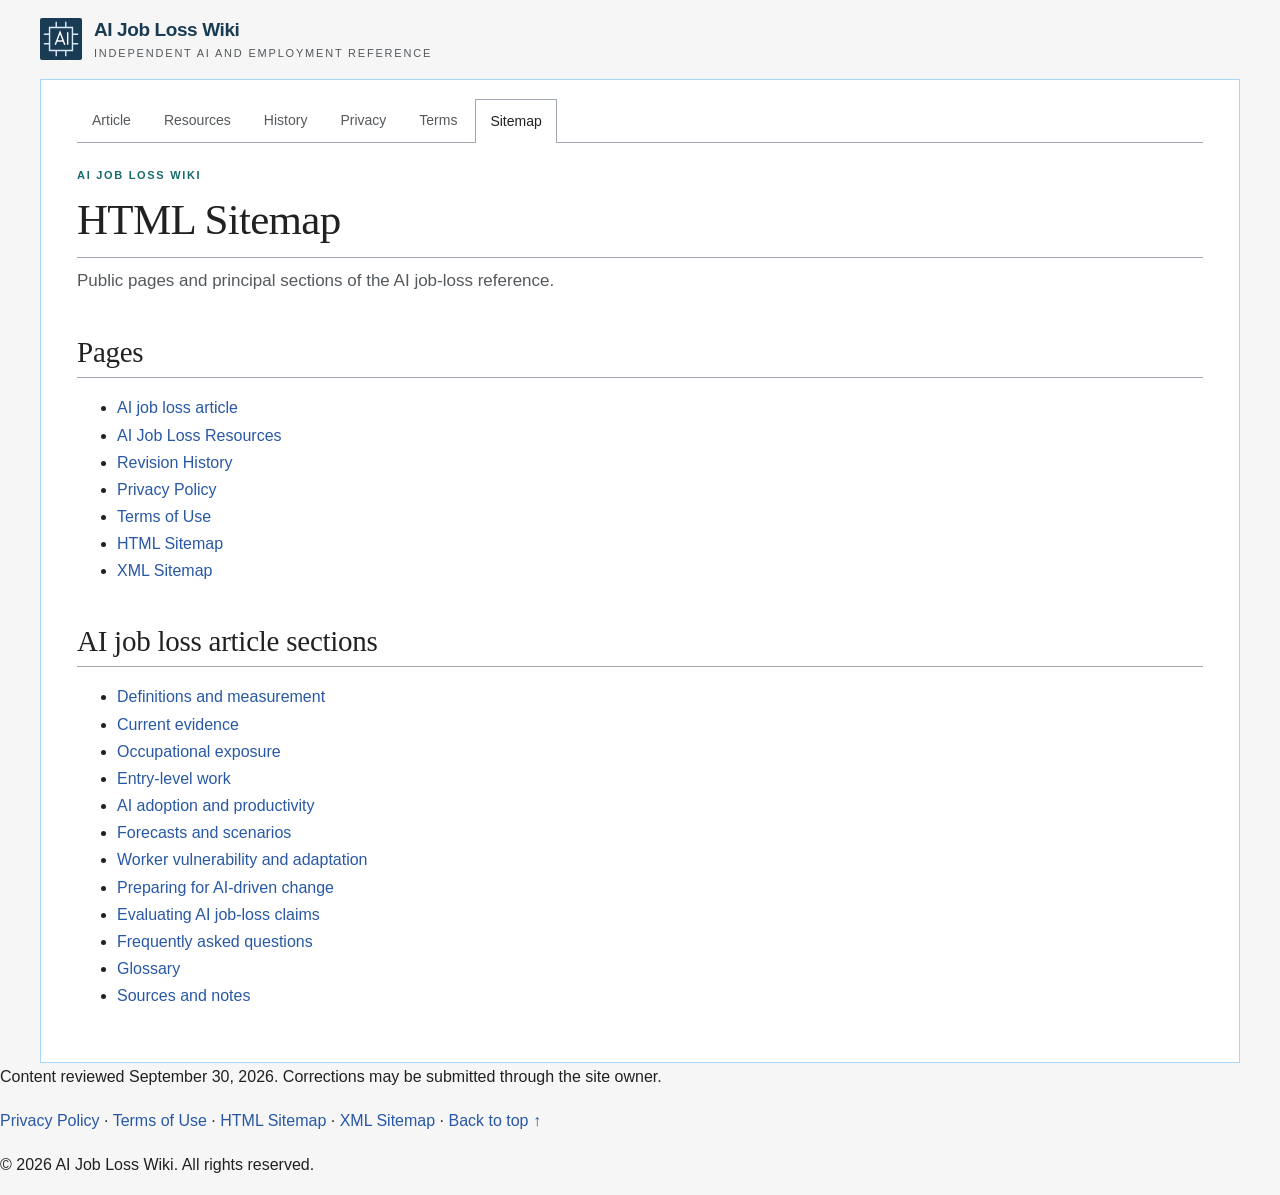
<file: sitemap/index.html>
<!doctype html>
<html lang="en-US">
<head>
<meta charset="utf-8">
<meta name="viewport" content="width=device-width,initial-scale=1">
<title>HTML Sitemap | AI Job Loss Wiki</title>
<meta name="description" content="Browse every public page and principal What Is AI article section, including machine learning, generative AI, applications, statistics, risks and history.">
<meta name="robots" content="index,follow">
<meta name="theme-color" content="#193b53">
<link rel="canonical" href="https://aijobloss.wiki/sitemap/">
<link rel="icon" href="../assets/favicon.svg" type="image/svg+xml">
<link rel="stylesheet" href="../assets/wiki.css">
<script type="application/ld+json">{"@context":"https://schema.org","@graph":[{"@id":"https://aijobloss.wiki/#publisher","@type":"Organization","name":"AI Job Loss Wiki","url":"https://aijobloss.wiki/"},{"@id":"https://aijobloss.wiki/#website","@type":"WebSite","name":"AI Job Loss Wiki","url":"https://aijobloss.wiki/","publisher":{"@id":"https://aijobloss.wiki/#publisher"}},{"@id":"https://aijobloss.wiki/sitemap/#webpage","@type":["WebPage","CollectionPage"],"url":"https://aijobloss.wiki/sitemap/","name":"HTML Sitemap","description":"Public pages and article sections on AI Job Loss Wiki.","isPartOf":{"@id":"https://aijobloss.wiki/#website"},"dateModified":"2026-09-30","inLanguage":"en-US","mainEntity":{"@id":"https://aijobloss.wiki/sitemap/#list"}},{"@id":"https://aijobloss.wiki/sitemap/#list","@type":"ItemList","name":"AI Job Loss Wiki public pages","numberOfItems":6,"itemListElement":[{"@type":"ListItem","position":1,"url":"https://aijobloss.wiki/","name":"AI job loss article"},{"@type":"ListItem","position":2,"url":"https://aijobloss.wiki/resources/","name":"AI Job Loss Resources"},{"@type":"ListItem","position":3,"url":"https://aijobloss.wiki/history/","name":"Revision History"},{"@type":"ListItem","position":4,"url":"https://aijobloss.wiki/privacy/","name":"Privacy Policy"},{"@type":"ListItem","position":5,"url":"https://aijobloss.wiki/terms/","name":"Terms of Use"},{"@type":"ListItem","position":6,"url":"https://aijobloss.wiki/sitemap/","name":"HTML Sitemap"}]}]}</script>
<script src="../assets/wiki.js" defer></script>
</head>
<body id="top">
<a class="skip" href="#article">Skip to content</a>
<header class="site-header"><a class="identity" href="/" aria-label="AI Job Loss Wiki home"><svg viewBox="0 0 44 44" aria-hidden="true"><rect width="44" height="44" rx="2" fill="#193b53"/><path d="M10 10h24v24H10zM17 4v6m10-6v6M17 34v6m10-6v6M4 17h6m-6 10h6m24-10h6m-6 10h6" fill="none" stroke="#d9eafa" stroke-width="1.5"/><path d="M16 28l5-13 5 13m-8-4h6m5-9v13" fill="none" stroke="white" stroke-width="1.5"/></svg><span class="wordmark">AI Job Loss Wiki<small>Independent AI and employment reference</small></span></a></header>
<div class="page"><div class="toolbar"><nav aria-label="Page navigation"><a href="/">Article</a><a href="/resources/">Resources</a><a href="/history/">History</a><a href="/privacy/">Privacy</a><a href="/terms/">Terms</a><a href="/sitemap/" aria-current="page">Sitemap</a></nav></div>
<main id="article" class="support-page"><div class="article-heading"><div class="eyebrow">AI Job Loss Wiki</div><h1>HTML Sitemap</h1><p class="deck">Public pages and principal sections of the AI job-loss reference.</p></div><article><h2 id="pages">Pages</h2><ul class="sitemap-list"><li><a href="/">AI job loss article</a></li><li><a href="/resources/">AI Job Loss Resources</a></li><li><a href="/history/">Revision History</a></li><li><a href="/privacy/">Privacy Policy</a></li><li><a href="/terms/">Terms of Use</a></li><li><a href="/sitemap/">HTML Sitemap</a></li><li><a href="/sitemap.xml">XML Sitemap</a></li></ul><h2 id="article-sections">AI job loss article sections</h2><ul class="sitemap-list"><li><a href="/#definitions">Definitions and measurement</a></li><li><a href="/#current-evidence">Current evidence</a></li><li><a href="/#exposure">Occupational exposure</a></li><li><a href="/#entry-level">Entry-level work</a></li><li><a href="/#adoption">AI adoption and productivity</a></li><li><a href="/#forecasts">Forecasts and scenarios</a></li><li><a href="/#workers">Worker vulnerability and adaptation</a></li><li><a href="/#preparation">Preparing for AI-driven change</a></li><li><a href="/#methods">Evaluating AI job-loss claims</a></li><li><a href="/#faq">Frequently asked questions</a></li><li><a href="/#glossary">Glossary</a></li><li><a href="/#sources">Sources and notes</a></li></ul></article></main></div>
<footer class="site-footer"><p>Content reviewed September 30, 2026. Corrections may be submitted through the site owner.</p><p><a href="/privacy/">Privacy Policy</a> · <a href="/terms/">Terms of Use</a> · <a href="/sitemap/">HTML Sitemap</a> · <a href="/sitemap.xml">XML Sitemap</a> · <a href="#top">Back to top ↑</a></p><p>© <span data-current-year>2026</span> AI Job Loss Wiki. All rights reserved.</p></footer>
</body></html>
</file>
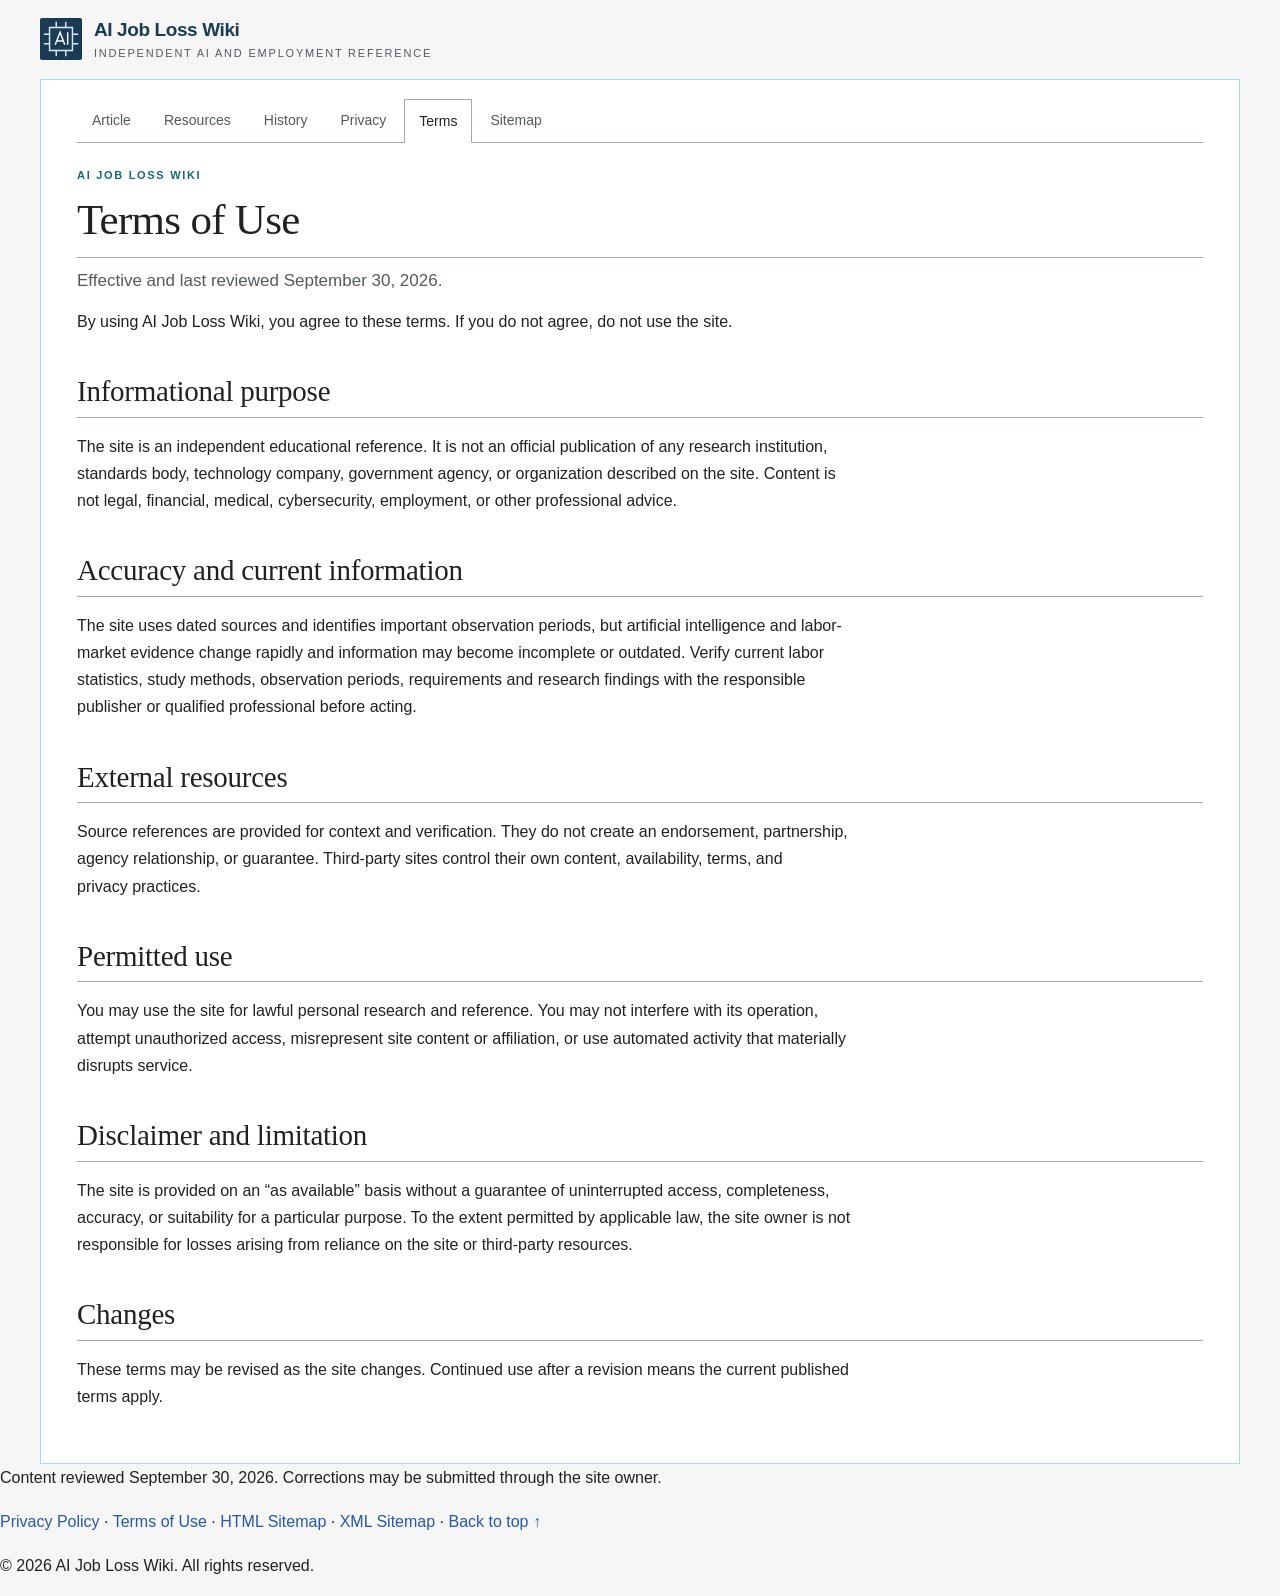
<file: terms/index.html>
<!doctype html>
<html lang="en-US">
<head>
<meta charset="utf-8">
<meta name="viewport" content="width=device-width,initial-scale=1">
<title>Terms of Use | AI Job Loss Wiki</title>
<meta name="description" content="Terms of Use for AI Job Loss Wiki, an independent educational reference covering artificial intelligence concepts, evidence, history and risks.">
<meta name="robots" content="index,follow">
<meta name="theme-color" content="#193b53">
<link rel="canonical" href="https://aijobloss.wiki/terms/">
<link rel="icon" href="../assets/favicon.svg" type="image/svg+xml">
<link rel="stylesheet" href="../assets/wiki.css">
<script type="application/ld+json">{"@context":"https://schema.org","@graph":[{"@id":"https://aijobloss.wiki/#publisher","@type":"Organization","name":"AI Job Loss Wiki","url":"https://aijobloss.wiki/"},{"@id":"https://aijobloss.wiki/#website","@type":"WebSite","name":"AI Job Loss Wiki","url":"https://aijobloss.wiki/","publisher":{"@id":"https://aijobloss.wiki/#publisher"}},{"@id":"https://aijobloss.wiki/terms/#webpage","@type":"WebPage","url":"https://aijobloss.wiki/terms/","name":"Terms of Use","description":"Terms of Use for AI Job Loss Wiki.","isPartOf":{"@id":"https://aijobloss.wiki/#website"},"dateModified":"2026-09-30","inLanguage":"en-US"}]}</script>
<script src="../assets/wiki.js" defer></script>
</head>
<body id="top">
<a class="skip" href="#article">Skip to content</a>
<header class="site-header"><a class="identity" href="/" aria-label="AI Job Loss Wiki home"><svg viewBox="0 0 44 44" aria-hidden="true"><rect width="44" height="44" rx="2" fill="#193b53"/><path d="M10 10h24v24H10zM17 4v6m10-6v6M17 34v6m10-6v6M4 17h6m-6 10h6m24-10h6m-6 10h6" fill="none" stroke="#d9eafa" stroke-width="1.5"/><path d="M16 28l5-13 5 13m-8-4h6m5-9v13" fill="none" stroke="white" stroke-width="1.5"/></svg><span class="wordmark">AI Job Loss Wiki<small>Independent AI and employment reference</small></span></a></header>
<div class="page"><div class="toolbar"><nav aria-label="Page navigation"><a href="/">Article</a><a href="/resources/">Resources</a><a href="/history/">History</a><a href="/privacy/">Privacy</a><a href="/terms/" aria-current="page">Terms</a><a href="/sitemap/">Sitemap</a></nav></div>
<main id="article" class="support-page"><div class="article-heading"><div class="eyebrow">AI Job Loss Wiki</div><h1>Terms of Use</h1><p class="deck">Effective and last reviewed September 30, 2026.</p></div>
<article class="policy-copy">
<p>By using AI Job Loss Wiki, you agree to these terms. If you do not agree, do not use the site.</p>
<h2 id="informational-purpose">Informational purpose</h2><p>The site is an independent educational reference. It is not an official publication of any research institution, standards body, technology company, government agency, or organization described on the site. Content is not legal, financial, medical, cybersecurity, employment, or other professional advice.</p>
<h2 id="accuracy-and-current-information">Accuracy and current information</h2><p>The site uses dated sources and identifies important observation periods, but artificial intelligence and labor-market evidence change rapidly and information may become incomplete or outdated. Verify current labor statistics, study methods, observation periods, requirements and research findings with the responsible publisher or qualified professional before acting.</p>
<h2 id="external-resources">External resources</h2><p>Source references are provided for context and verification. They do not create an endorsement, partnership, agency relationship, or guarantee. Third-party sites control their own content, availability, terms, and privacy practices.</p>
<h2 id="permitted-use">Permitted use</h2><p>You may use the site for lawful personal research and reference. You may not interfere with its operation, attempt unauthorized access, misrepresent site content or affiliation, or use automated activity that materially disrupts service.</p>
<h2 id="disclaimer-and-limitation">Disclaimer and limitation</h2><p>The site is provided on an “as available” basis without a guarantee of uninterrupted access, completeness, accuracy, or suitability for a particular purpose. To the extent permitted by applicable law, the site owner is not responsible for losses arising from reliance on the site or third-party resources.</p>
<h2 id="changes">Changes</h2><p>These terms may be revised as the site changes. Continued use after a revision means the current published terms apply.</p>
</article></main></div>
<footer class="site-footer"><p>Content reviewed September 30, 2026. Corrections may be submitted through the site owner.</p><p><a href="/privacy/">Privacy Policy</a> · <a href="/terms/">Terms of Use</a> · <a href="/sitemap/">HTML Sitemap</a> · <a href="/sitemap.xml">XML Sitemap</a> · <a href="#top">Back to top ↑</a></p><p>© <span data-current-year>2026</span> AI Job Loss Wiki. All rights reserved.</p></footer>
</body></html>
</file>
<file: assets/wiki.css>
:root{--bg:#f6f6f6;--paper:#fff;--ink:#202122;--muted:#54595d;--line:#a2a9b1;--rule:#a7d7f9;--link:#2858a5;--accent:#193b53;--tint:#f8f9fa;--teal:#176a6c;--focus:#a14c00;--font-body:"Segoe UI",Tahoma,sans-serif;--font-title:Georgia,"Times New Roman",serif;--space:24px;--radius:2px}
*{box-sizing:border-box}html{scroll-padding-top:20px;scroll-behavior:smooth}body{margin:0;background:var(--bg);color:var(--ink);font:16px/1.7 var(--font-body)}a{color:var(--link);text-decoration:none}a:hover{text-decoration:underline}a:focus-visible,button:focus-visible,input:focus-visible,summary:focus-visible,[tabindex]:focus-visible{outline:3px solid var(--focus);outline-offset:4px}button,input{font:inherit}button{cursor:pointer}img,svg{max-width:100%;height:auto}p{margin:0 0 1.05em;text-wrap:pretty}strong{font-weight:650}.sr-only{position:absolute;width:1px;height:1px;padding:0;overflow:hidden;clip:rect(0,0,0,0);white-space:nowrap}.skip{position:absolute;left:16px;top:-90px;z-index:10;background:white;padding:10px}.skip:focus{top:10px}.site-header{max-width:1264px;margin:auto;display:flex;align-items:center;justify-content:space-between;gap:24px;padding:18px 32px}.identity{display:flex;gap:12px;align-items:center;color:var(--accent)}.identity:hover{text-decoration:none}.identity svg{width:42px;height:42px;flex:none}.wordmark{font-size:19px;font-weight:650;letter-spacing:-.4px;line-height:1.25}.wordmark small{display:block;color:var(--muted);font-size:11px;font-weight:500;letter-spacing:1.8px;text-transform:uppercase;margin-top:5px}.search{position:relative;display:flex;width:330px;max-width:100%}.search input{width:100%;min-width:0;border:1px solid var(--line);background:var(--paper);padding:9px 11px;border-radius:var(--radius) 0 0 var(--radius);font-size:14px}.search button{background:var(--tint);border:1px solid var(--line);border-left:0;padding:9px 13px;font-size:14px;color:var(--ink)}.search-panel{position:absolute;z-index:5;top:100%;left:0;right:0;background:white;border:1px solid var(--line);box-shadow:0 8px 18px #20212220;padding:14px;max-height:380px;overflow:auto;font-size:14px}.search-panel ul{padding-left:18px;margin:0}.search-panel a{display:block;padding:7px 0}.search-panel button{border:1px solid var(--line);margin-top:12px}.search-panel p{font-size:13px}.page{max-width:1200px;margin:auto;background:var(--paper);border:1px solid var(--rule);padding:18px 36px 36px;min-height:90vh}.toolbar{display:flex;justify-content:space-between;align-items:center;border-bottom:1px solid var(--line);gap:12px;margin-bottom:24px;font-size:14px}.toolbar nav{display:flex;flex-wrap:wrap;gap:3px}.toolbar a{padding:10px 14px;display:block;color:var(--muted);border:1px solid transparent;border-bottom:0}.toolbar a[aria-current]{border-color:var(--line);color:var(--ink);background:white;position:relative;bottom:-1px}.print{border:0;background:transparent;color:var(--link);padding:10px 5px;white-space:nowrap;font-size:14px}.eyebrow{font:600 11px/1.6 var(--font-body);letter-spacing:1.7px;text-transform:uppercase;color:var(--teal);margin-bottom:10px}.article-heading h1{font:normal clamp(30px,3.6vw,43px)/1.16 var(--font-title);margin:0 0 9px;border-bottom:1px solid var(--line);padding-bottom:12px;letter-spacing:-.7px;text-wrap:balance}.deck{color:var(--muted);font-size:17px;margin:0 0 12px}.metadata{display:flex;flex-wrap:wrap;gap:6px 20px;color:var(--muted);font-size:12px;margin-bottom:24px}.intro{font-size:16px}.infobox{float:right;clear:right;width:304px;margin:0 0 24px 30px;padding:6px;background:var(--tint);border:1px solid var(--line);font-size:13px;line-height:1.5}.infobox-title{font-weight:650;text-align:center;font-size:18px;padding:7px 3px 1px}.infobox-subtitle{text-align:center;color:var(--muted);margin-bottom:12px;font-size:12px}.infobox-art{margin:0 7px 10px}.infobox dl{margin:0 8px}.infobox dl div{display:grid;grid-template-columns:96px 1fr;gap:8px;padding:8px 0;border-bottom:1px solid #d9dde1}.infobox dt{font-weight:650}.infobox dd{margin:0}.infobox .note{font-size:11px;color:var(--muted);margin:12px 8px 8px}.reading-note{border-left:3px solid var(--rule);padding:8px 0 8px 14px;margin:20px 0;font-size:14px}.contents{background:var(--tint);border:1px solid var(--line);padding:12px 18px;display:block;max-width:660px;margin:24px 334px 32px 0;font-size:14px;min-width:230px}.contents summary{font-weight:650;cursor:pointer;padding:3px 0;min-height:32px}.contents ol{margin:10px 0 0;padding-left:23px}.contents li{padding:2px 0}.contents a{display:inline-block;padding:3px 0}section.topic-section{clear:both;max-width:100%;padding-top:3px}h2{font:normal clamp(23px,2.5vw,29px)/1.3 var(--font-title);margin:38px 0 15px;border-bottom:1px solid var(--line);padding-bottom:6px;letter-spacing:-.25px;text-wrap:balance}h3{font:650 19px/1.4 var(--font-body);margin:25px 0 10px;text-wrap:balance}.topic-section>p,.support-page p{max-width:93ch}.reference{font-size:11px;line-height:0;vertical-align:super;white-space:nowrap;margin:0 2px}.reference a{padding:3px 1px}.table-scroll{overflow-x:auto;margin:20px 0 24px;border:1px solid var(--line);max-width:100%}table{border-collapse:collapse;width:100%;font-size:14px;line-height:1.55;min-width:620px}caption{text-align:left;font-weight:650;background:var(--tint);padding:11px 15px;border-bottom:1px solid var(--line)}th,td{padding:12px 15px;text-align:left;vertical-align:top;border-bottom:1px solid #d9dde1}thead{background:#eaf0f5;color:var(--accent)}thead th{font-weight:650}tbody th{font-weight:600;min-width:150px}tbody tr:nth-child(even){background:#f8f9fa}tbody tr:last-child>*{border-bottom:0}.table-scroll:focus-visible{outline-offset:1px}.process-figure,.data-figure{margin:26px 0;border:1px solid var(--line);padding:22px;background:var(--tint)}figcaption{margin-bottom:18px;font-size:16px}figcaption strong{display:block;color:var(--accent);font-size:18px}figcaption span{display:block;color:var(--muted);font-size:13px;margin-top:3px}.process{list-style:none;display:grid;grid-template-columns:repeat(4,minmax(0,1fr));padding:0;margin:0;border:1px solid #bdcbd5}.process li{padding:17px 15px;background:white;border-right:1px solid #bdcbd5;font-size:14px;line-height:1.5}.process li:last-child{border:0}.process b{display:block;color:var(--teal);margin-bottom:7px}.process span{display:block}.figure-note{font-size:12px;line-height:1.6;color:var(--muted);margin:15px 0 0}.data-figure img{display:block;width:100%;max-width:860px;margin:auto;background:white}.stat-strip{display:grid;grid-template-columns:repeat(3,minmax(0,1fr));margin:24px 0 14px;border-top:3px solid var(--accent);border-bottom:1px solid var(--line)}.stat-strip>div{padding:22px 20px;border-right:1px solid var(--line);background:var(--tint)}.stat-strip>div:last-child{border-right:0}.stat-strip strong{font:normal 36px/1.2 var(--font-title);display:block;color:var(--accent)}.stat-strip span{display:block;font-size:14px;margin:8px 0}.stat-strip small{font-size:11px;color:var(--muted);display:block}.timeline{list-style:none;margin:25px 0;padding:0}.timeline li{display:grid;grid-template-columns:100px 1fr;gap:22px;border-top:1px solid #d9dde1;padding:18px 0}.timeline-year{font:normal 21px/1.4 var(--font-title);color:var(--teal)}.timeline h3{font-size:17px;margin:0 0 5px}.timeline p{font-size:15px;margin:0;max-width:80ch}.checklist{padding-left:26px;max-width:92ch}.checklist li{margin:12px 0;padding-left:6px}.example{border-left:3px solid var(--teal);background:var(--tint);padding:18px 24px;margin:24px 0}.example h3{margin:0 0 9px}.example p{margin:0}.glossary{display:grid;grid-template-columns:1fr 1fr;gap:0 32px;margin:20px 0}.glossary div{border-top:1px solid #d9dde1;padding:13px 0;font-size:14px}.glossary dt{font-weight:650}.glossary dd{margin:4px 0 0;color:var(--muted)}.catlinks{padding:12px 15px;border:1px solid var(--line);background:var(--tint);margin-top:32px;font-size:13px;clear:both}.article-footer{clear:both;border-top:3px solid var(--rule);margin-top:35px;padding-top:8px}.article-footer h2{font-size:25px;border:0;margin-top:22px}.article-footer>p{font-size:13px;color:var(--muted);max-width:90ch}.references{padding-left:26px;display:grid;grid-template-columns:1fr 1fr;gap:17px 38px;font-size:12px;line-height:1.6}.references li{padding-left:2px;min-width:0;scroll-margin-top:20px}.references li:target{background:#fff1d6;outline:3px solid #fff1d6}.source-url{display:block;overflow-wrap:anywhere;word-break:break-word;font-family:Consolas,monospace;font-size:11px;color:var(--muted);margin-top:5px;user-select:all}.source-note{display:block;color:var(--muted)}.editorial-note{border-top:1px solid #d9dde1;padding-top:16px;margin-top:25px}.endbar{max-width:1200px;padding:20px 32px;margin:auto;display:flex;justify-content:space-between;gap:20px;font-size:12px;color:var(--muted)}.endbar p{margin:0}.endbar a{white-space:nowrap}.resource-list{list-style:none;padding:0;display:grid;grid-template-columns:1fr 1fr;gap:20px;margin:25px 0}.resource-list li{padding:21px;border:1px solid var(--line);background:var(--tint)}.resource-list h3{margin:0 0 9px;font-size:18px}.resource-list p{font-size:14px}.resource-list a{font-size:14px;display:inline-block;padding:5px 0}.edition{border:1px solid var(--line);background:var(--tint);padding:22px;margin:25px 0}.edition h3{margin:0 0 10px}.edition p:last-child{margin:0}.compact{font-size:14px}.noscript-note{font-size:12px;color:var(--muted)}
@media(min-width:1500px){.topic-section>p{max-width:90ch}}
@media(max-width:900px){.page{padding:16px 26px 30px}.site-header{padding:18px 26px}.toolbar a{padding:10px}.infobox{width:280px;margin-left:22px}.contents{margin-right:302px}.process{grid-template-columns:1fr 1fr}.process li:nth-child(2){border-right:0}.process li:nth-child(-n+2){border-bottom:1px solid #bdcbd5}.references{gap:16px 26px}}
@media(max-width:650px){body{font-size:16px}.site-header{padding:17px 18px;align-items:flex-start;flex-direction:column;gap:17px}.search{width:100%}.page{border-left:0;border-right:0;padding:14px 18px 24px}.toolbar{align-items:flex-start;gap:6px;margin-bottom:24px}.toolbar nav{gap:0}.toolbar a{padding:9px 10px;font-size:13px}.print{font-size:13px;min-height:42px}.article-heading h1{font-size:32px}.deck{font-size:16px}.metadata{font-size:11px;gap:4px 12px}.infobox{float:none;width:100%;margin:0 0 24px}.infobox-art{max-width:280px;margin:4px auto 12px}.infobox dl div{grid-template-columns:110px 1fr}.infobox .note{font-size:12px}.intro{font-size:16px}.contents{margin:25px 0;max-width:none;min-width:0}.contents summary{min-height:40px;padding:7px 0}.contents a{padding:7px 0;line-height:1.5}.topic-section h2{font-size:25px;margin-top:32px}.topic-section h3{font-size:18px}.stat-strip{grid-template-columns:1fr}.stat-strip>div{border-right:0;border-bottom:1px solid var(--line);padding:16px}.stat-strip>div:last-child{border-bottom:0}.stat-strip strong{font-size:32px}.stat-strip span{margin:4px 0}.process-figure,.data-figure{padding:13px;margin:22px 0}.process{grid-template-columns:1fr 1fr}.process li{padding:13px 10px;font-size:13px}.data-figure img{min-height:0}.timeline li{grid-template-columns:66px 1fr;gap:14px}.timeline-year{font-size:18px}.timeline h3{font-size:16px}.timeline p{font-size:14px}.glossary,.references,.resource-list{grid-template-columns:1fr}.references{gap:18px}.glossary{gap:0}.endbar{padding:18px;align-items:flex-start}.endbar p{max-width:27ch}.resource-list{gap:13px}.resource-list a{padding:9px 0}.source-url{font-size:11px}.example{padding:16px}.table-scroll{margin-right:0}}
@media(max-width:650px){article:not(.support-page){display:flex;flex-direction:column}article>.intro{order:-3}article>.contents{order:-2}article>.infobox{order:-1}.data-figure picture{display:block}.data-figure img{aspect-ratio:360/330}.table-scroll::before{content:"Swipe or use arrow keys to view the full table";display:block;font-size:11px;color:var(--muted);padding:6px 12px;background:var(--tint);position:sticky;left:0;width:100%;max-width:calc(100vw - 38px)}}
html{scroll-behavior:auto}
@media(prefers-reduced-motion:reduce){html{scroll-behavior:auto}}
@media print{body{background:white;font-size:11pt;color:#000}.site-header,.toolbar,.contents,.skip,.endbar,.search-panel{display:none!important}.page{max-width:none;border:0;padding:0}.article-heading h1{font-size:27pt}.infobox{width:240px;font-size:9pt}.table-scroll{overflow:visible;border:0}table{min-width:0;font-size:9pt}tr{break-inside:avoid}.data-figure,.process-figure{break-inside:avoid}h2,h3{break-after:avoid}.references{display:block;font-size:9pt}.references li{margin-bottom:9px}.source-url{font-size:8pt}.glossary{display:block}a{color:#000}.metadata{font-size:9pt}.topic-section>p{max-width:none}.stat-strip strong{font-size:25pt}.article-footer{break-before:page}}

.reference{font-size:13px;vertical-align:baseline;line-height:inherit}.references .source-url{margin-top:0}.topic-section>p,.support-page p{max-width:88ch}.contents a{min-height:40px;display:flex;align-items:center}.sources-heading-note{font-size:12px}.data-figure img{aspect-ratio:900/440}@media(max-width:650px){.data-figure img{aspect-ratio:360/350}.toolbar{flex-wrap:wrap}.toolbar nav{flex:1;min-width:260px}.print{margin-left:auto}}
</file>
